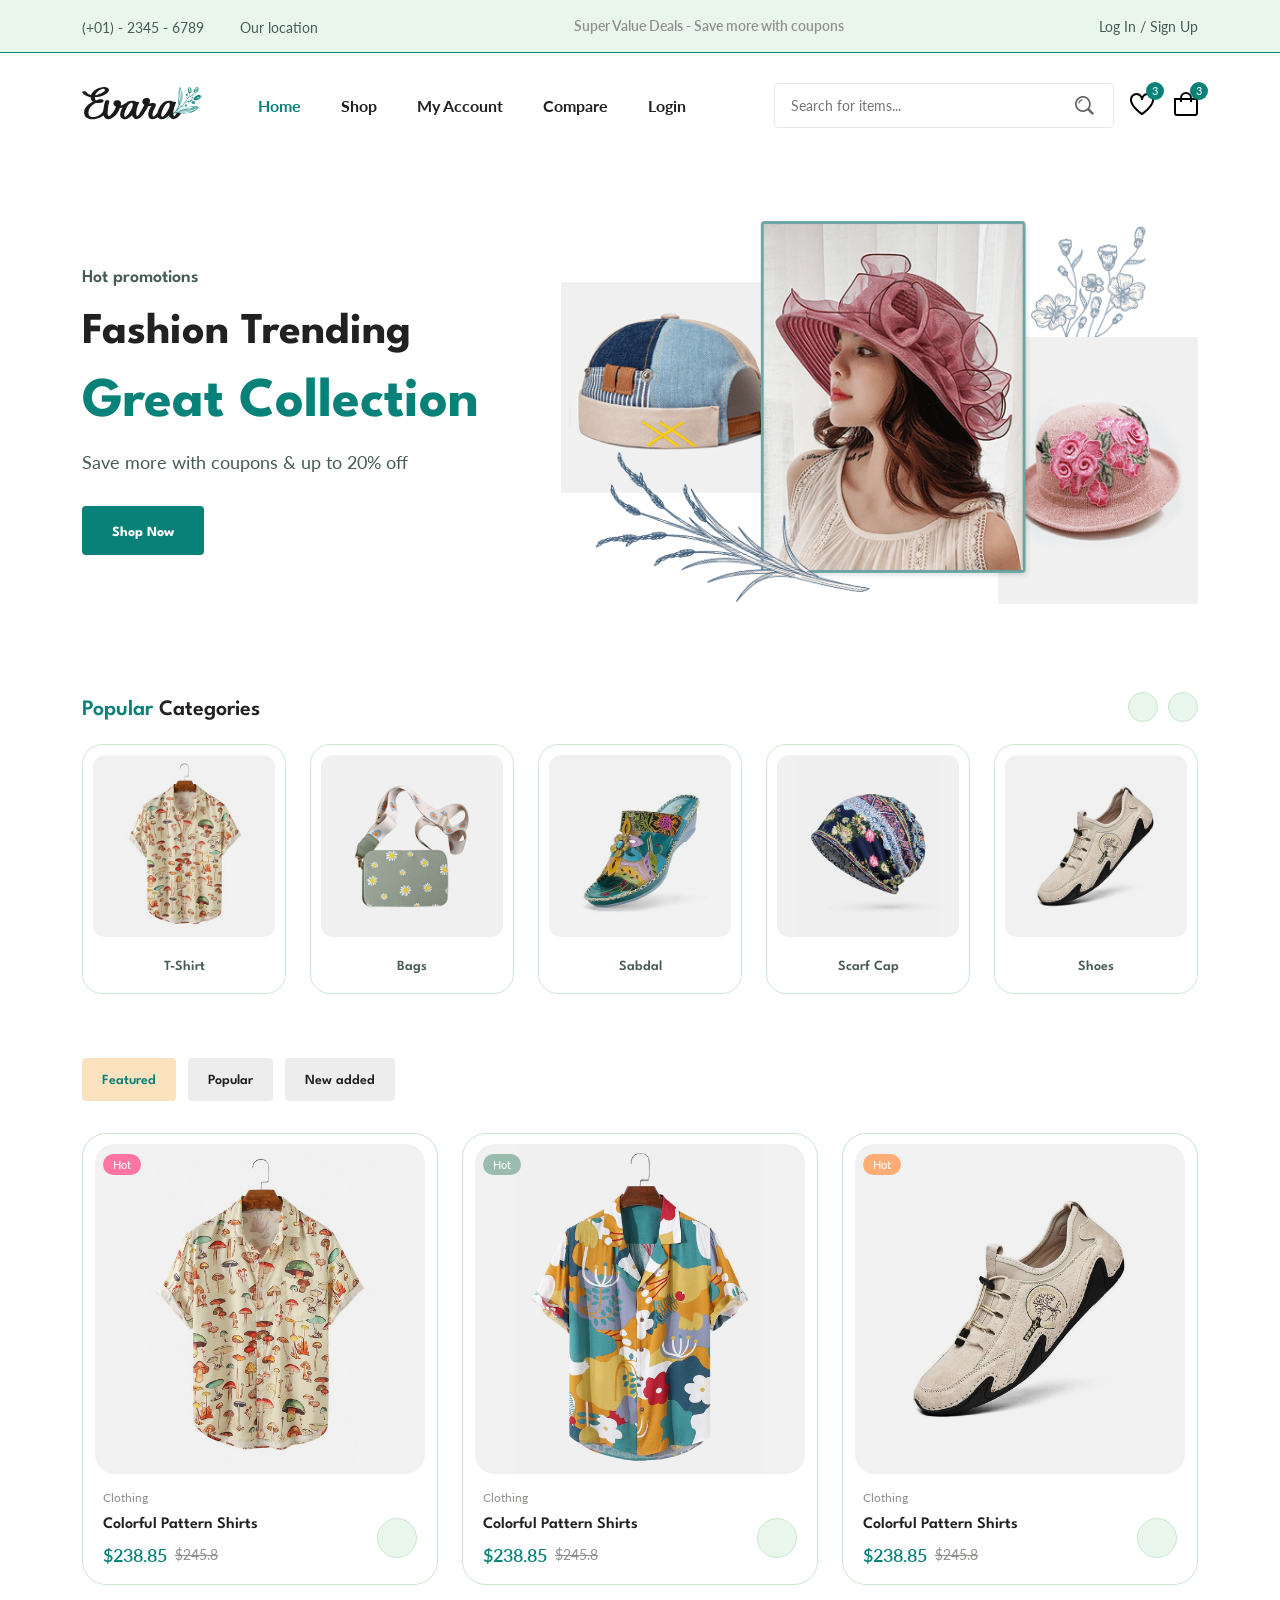
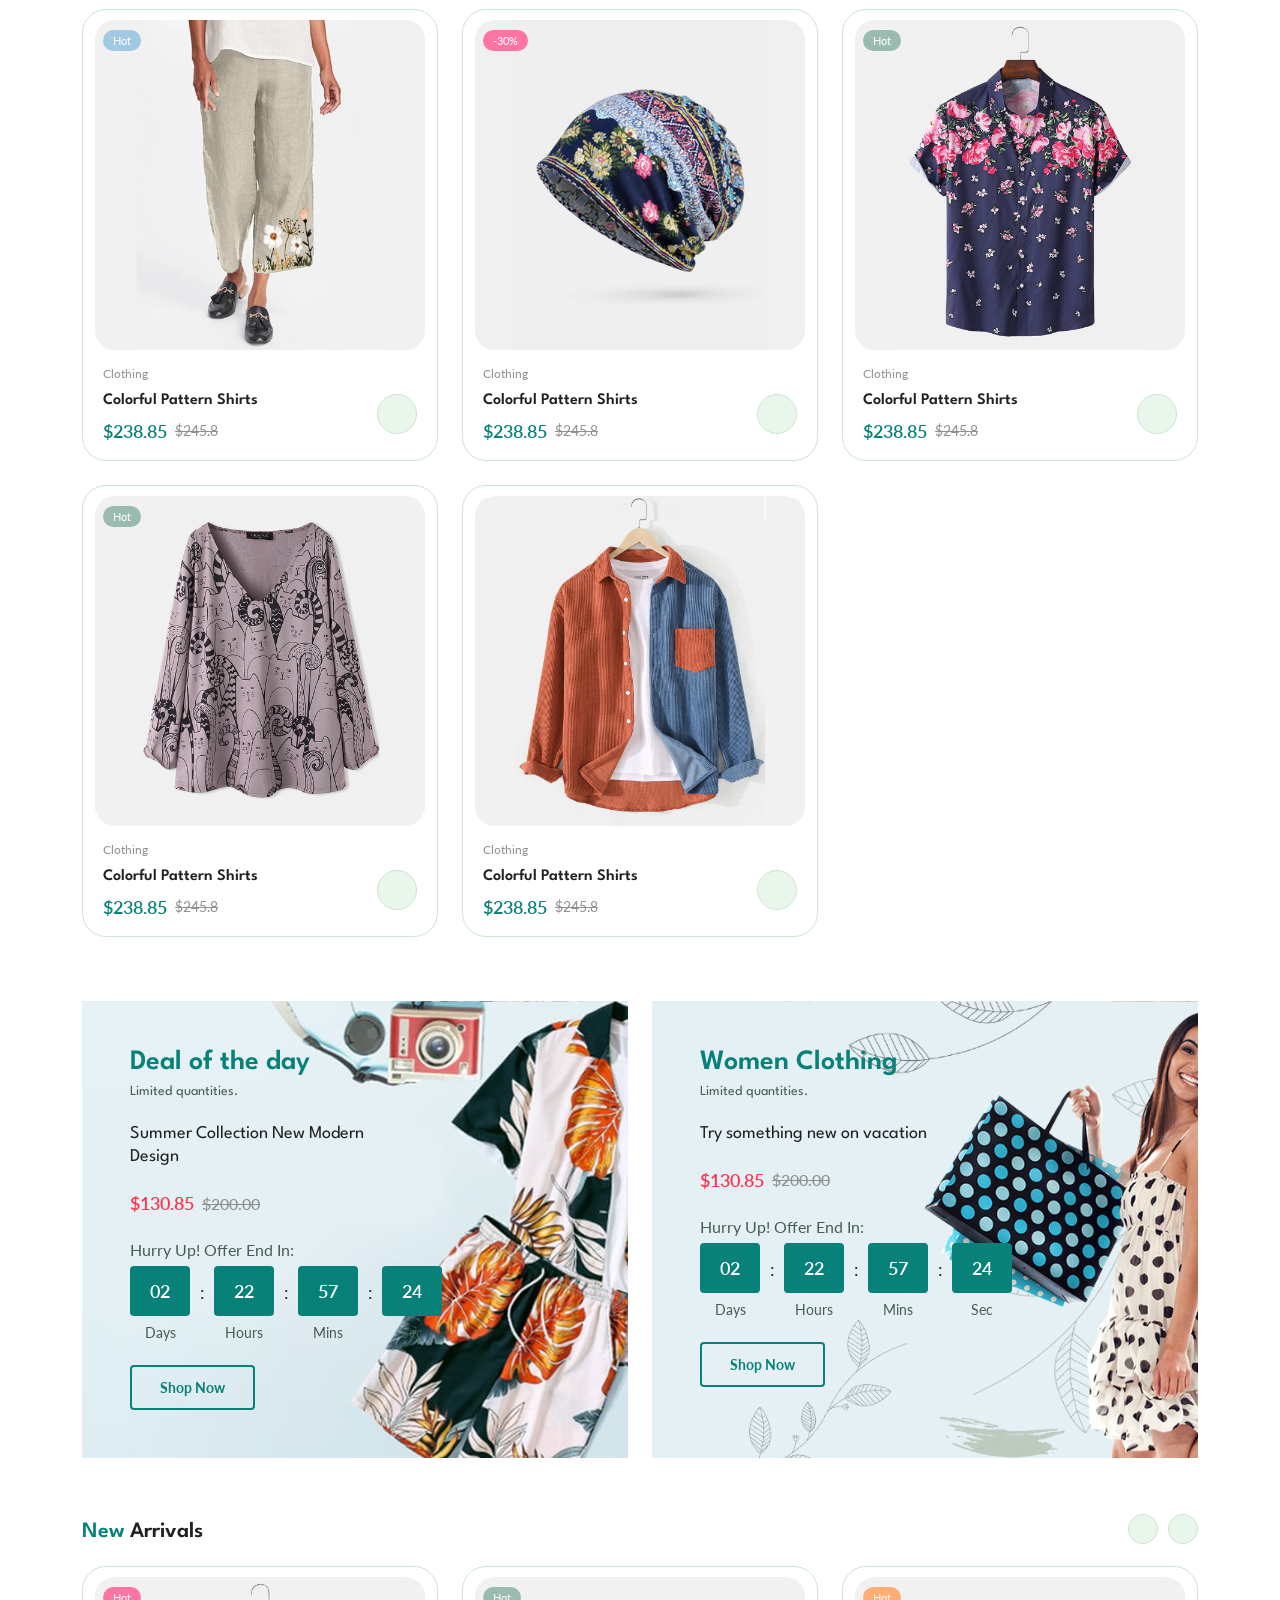
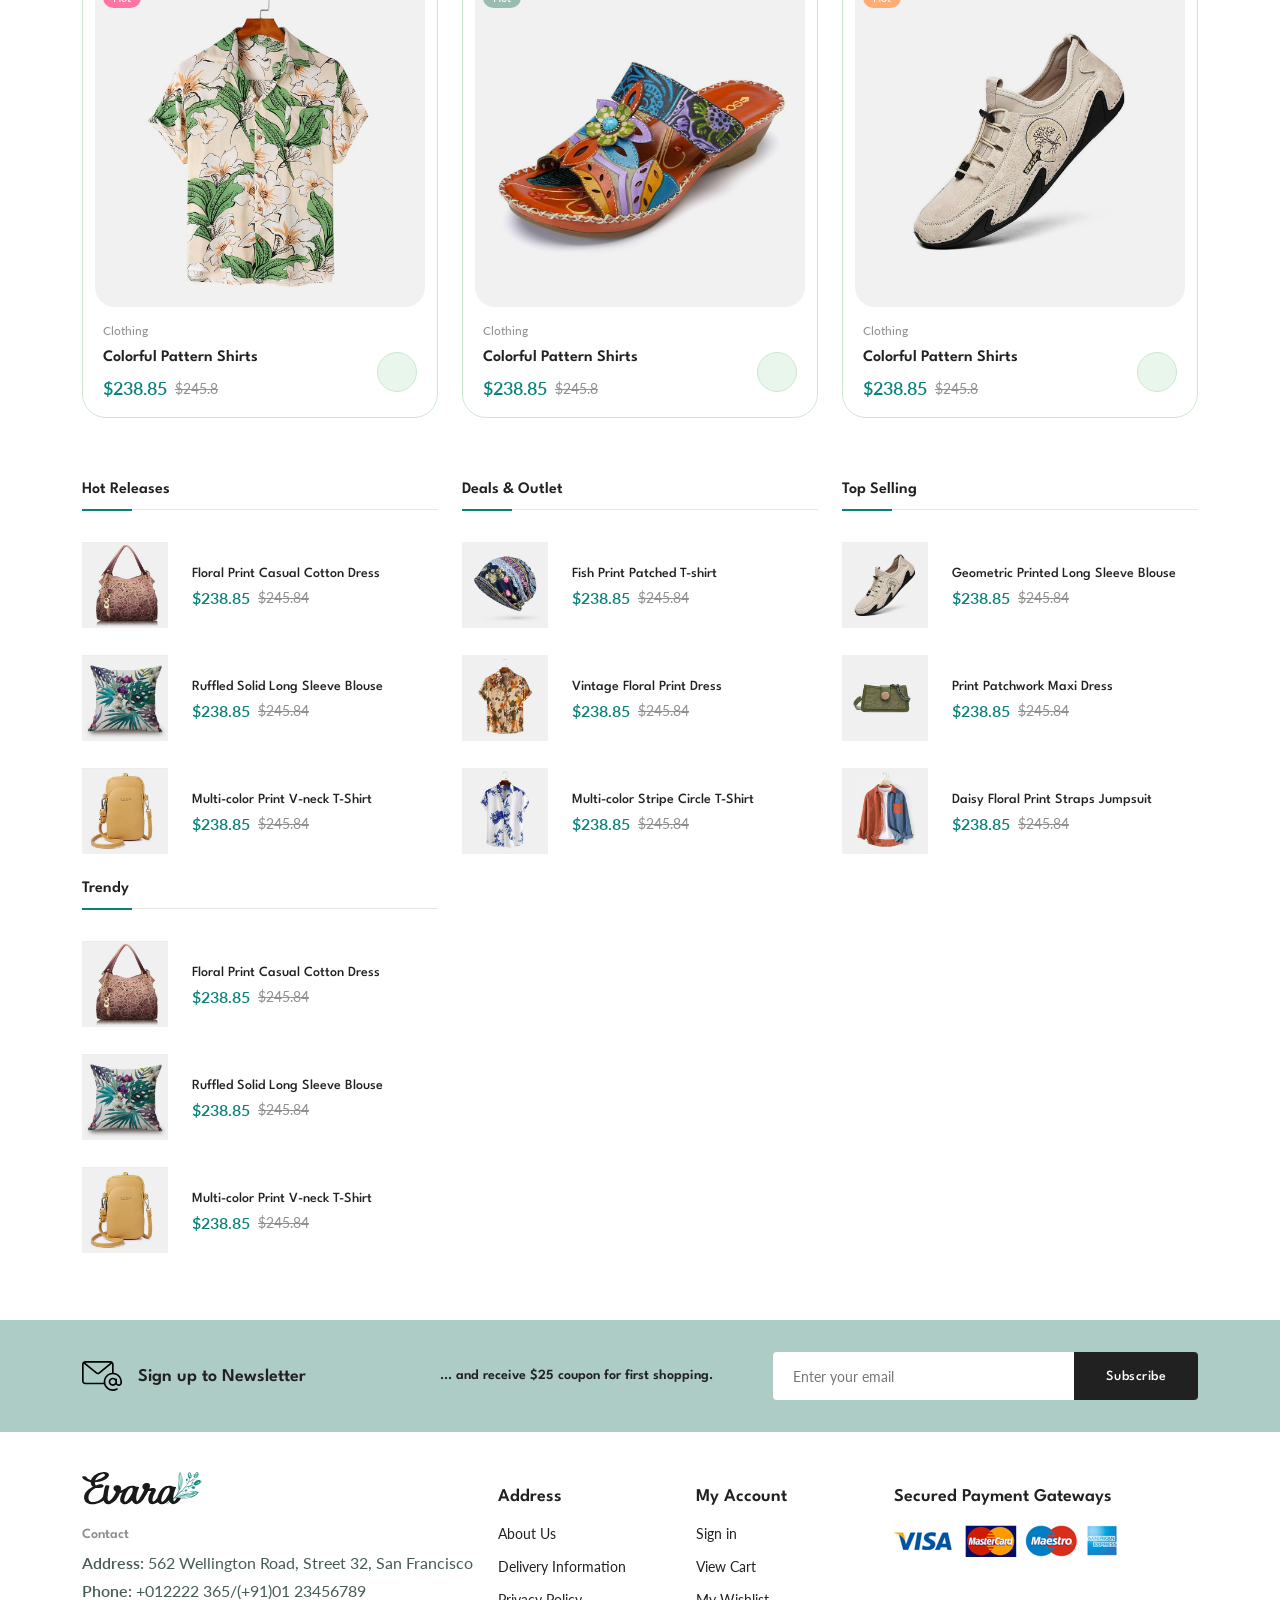
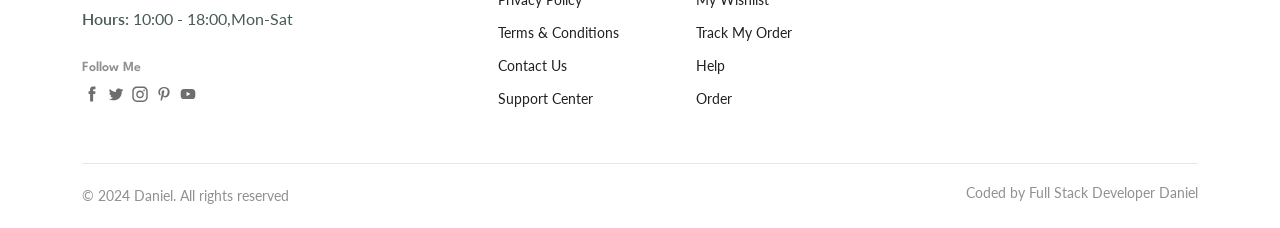
<file: index.html>
<!DOCTYPE html>
<html lang="en">

<head>
  <meta charset="UTF-8" />
  <meta name="viewport" content="width=device-width, initial-scale=1.0" />

  <!--=============== FLATICON ===============-->
  <link rel='stylesheet' href='https://cdn-uicons.flaticon.com/uicons-regular-straight/css/uicons-regular-straight.css'>

  <!--=============== SWIPER CSS ===============-->
  <link rel="stylesheet" href="https://cdn.jsdelivr.net/npm/swiper@9/swiper-bundle.min.css" />

  <!--=============== CSS ===============-->
  <link rel="stylesheet" href="assets/css/styles.css" />

  <title>Ecommerce Website</title>
</head>

<body>
  <!--=============== HEADER ===============-->
  <header class="header">
    <div class="header__top">
      <div class="header__container container">
        <div class="header__contact">
          <span>(+01) - 2345 - 6789</span>

          <span> Our location</span>
        </div>

        <p class="header__alert-news">
          Super Value Deals - Save more with coupons
        </p>

        <a href="login-register.html" class="header__top-action">
          Log In / Sign Up
        </a>
      </div>
    </div>

    <nav class="nav container">
      <a href="index.html" class="nav__logo">
        <img src="assets/img/logo.svg" alt="" class="nav__logo-img">
      </a>

      <div class="nav__menu" id="nav-menu">
        <div class="nav__menu-top">
          <a href="index.html" class="nav__menu-logo">
            <img src="assets/img/logo.svg" alt="">
          </a>

          <div class="nav__close" id="nav-close">
            <i class="fi fi-rs-cross-small"></i>
          </div>
        </div>

        <ul class="nav__list">

          <li class="nav__item">
            <a href="index.html" class="nav__link active-link">Home</a>
          </li>

          <li class="nav__item">
            <a href="shop.html" class="nav__link">Shop</a>
          </li>

          <li class="nav__item">
            <a href="accounts.html" class="nav__link">My Account</a>
          </li>

          <li class="nav__item">
            <a href="compare.html" class="nav__link">Compare</a>
          </li>

          <li class="nav__item">
            <a href="login-register.html" class="nav__link">Login</a>
          </li>

        </ul>

        <div class="header__search">
          <input type="text" placeholder="Search for items..." class="form__input">
          <button class="search__btn">
            <img src="assets/img/search.png" alt="">
          </button>
        </div>
      </div>

      <div class="header__user-actions">
        <a href="wishlist.html" class="header__action-btn">
          <img src="assets/img/icon-heart.svg" alt="">
          <span class="count">3</span>
        </a>

        <a href="cart.html" class="header__action-btn">
          <img src="assets/img/icon-cart.svg" alt="">
          <span class="count">3</span>
        </a>

        <div class="header__action-btn nav__toggle" id="nav-toggle">
          <img src="assets/img/menu-burger.svg" alt="">
        </div>
      </div>
    </nav>
  </header>

  <!--=============== MAIN ===============-->
  <main class="main">
    <!--=============== HOME ===============-->
    <section class="home section--lg">
      <div class="home__container container grid">
        <div class="home__content">
          <span class="home__subtitle">Hot promotions</span>
          <h1 class="home__title">
            Fashion Trending <span>Great Collection</span>
          </h1>
          <p class="home__description">Save more with coupons & up to 20% off</p>
          <a href="shop.html" class="btn">Shop Now</a>
        </div>

        <img src="assets/img/home-img.png" alt="" class="home__img">
      </div>
    </section>

    <!--=============== CATEGORIES ===============-->
    <section class="categories container section">
      <h3 class="section__title"><span>Popular</span> Categories</h3>

      <div class="categories__container swiper">
        <div class="swiper-wrapper">

          <a href="shop.html" class="category__item swiper-slide">
            <img src="assets/img/category-1.jpg" alt="" class="category__img">
            <h3 class="category__title">T-Shirt</h3>
          </a>

          <a href="shop.html" class="category__item swiper-slide">
            <img src="assets/img/category-2.jpg" alt="" class="category__img">
            <h3 class="category__title">Bags</h3>
          </a>

          <a href="shop.html" class="category__item swiper-slide">
            <img src="assets/img/category-3.jpg" alt="" class="category__img">
            <h3 class="category__title">Sabdal</h3>
          </a>

          <a href="shop.html" class="category__item swiper-slide">
            <img src="assets/img/category-4.jpg" alt="" class="category__img">
            <h3 class="category__title">Scarf Cap</h3>
          </a>

          <a href="shop.html" class="category__item swiper-slide">
            <img src="assets/img/category-5.jpg" alt="" class="category__img">
            <h3 class="category__title">Shoes</h3>
          </a>

          <a href="shop.html" class="category__item swiper-slide">
            <img src="assets/img/category-6.jpg" alt="" class="category__img">
            <h3 class="category__title">Pillowcase</h3>
          </a>

          <a href="shop.html" class="category__item swiper-slide">
            <img src="assets/img/category-7.jpg" alt="" class="category__img">
            <h3 class="category__title">Jumpsuit</h3>
          </a>

          <a href="shop.html" class="category__item swiper-slide">
            <img src="assets/img/category-8.jpg" alt="" class="category__img">
            <h3 class="category__title">Hats</h3>
          </a>

        </div>

        <div class="swiper-button-next">
          <i class="fi fi-rs-angle-right"></i>
        </div>
        <div class="swiper-button-prev">
          <i class="fi fi-rs-angle-left"></i>
        </div>
      </div>
    </section>

    <!--=============== PRODUCTS ===============-->
    <section class="products section container">
      <div class="tab__btns">
        <span class="tab__btn active-tab" data-target="#featured">Featured</span>
        <span class="tab__btn" data-target="#popular">Popular</span>
        <span class="tab__btn" data-target="#new-added">New added</span>
      </div>

      <div class="tab__items">
        <div class="tab__item active-tab" content id="featured">
          <div class="products__container grid">

            <div class="product__item">
              <div class="product__banner">
                <a href="details.html" class="product__images">
                  <img src="assets/img/product-1-1.jpg" alt="" class="product__img default">
                  <img src="assets/img/product-1-2.jpg" alt="" class="product__img hover">
                </a>

                <div class="product__actions">
                  <a href="#" class="action__btn" aria-label="Quick View">
                    <i class="fi fi-rs-eye"></i>
                  </a>
                  <a href="#" class="action__btn" aria-label="Add to Wishlist">
                    <i class="fi fi-rs-heart"></i>
                  </a>
                  <a href="#" class="action__btn" aria-label="Compare">
                    <i class="fi fi-rs-shuffle"></i>
                  </a>
                </div>

                <div class="product__badge light-pink">Hot</div>

              </div>

              <div class="product__content">
                <span class="product__category">Clothing</span>
                <a href="details.html">
                  <h3 class="product__title">Colorful Pattern Shirts</h3>
                </a>
                <div class="product__rating">
                  <i class="fi fi-rs-star"></i>
                  <i class="fi fi-rs-star"></i>
                  <i class="fi fi-rs-star"></i>
                  <i class="fi fi-rs-star"></i>
                  <i class="fi fi-rs-star"></i>
                </div>
                <div class="product__price flex">
                  <span class="new__price">$238.85</span>
                  <span class="old__price">$245.8</span>
                </div>

                <a href="#" class="action__btn cart__btn" aria-label="Add To Cart">
                  <i class="fi fi-rs-shopping-bag-add"></i>
                </a>
              </div>
            </div>

            <div class="product__item">
              <div class="product__banner">
                <a href="details.html" class="product__images">
                  <img src="assets/img/product-2-1.jpg" alt="" class="product__img default">
                  <img src="assets/img/product-2-2.jpg" alt="" class="product__img hover">
                </a>

                <div class="product__actions">
                  <a href="#" class="action__btn" aria-label="Quick View">
                    <i class="fi fi-rs-eye"></i>
                  </a>
                  <a href="#" class="action__btn" aria-label="Add to Wishlist">
                    <i class="fi fi-rs-heart"></i>
                  </a>
                  <a href="#" class="action__btn" aria-label="Compare">
                    <i class="fi fi-rs-shuffle"></i>
                  </a>
                </div>

                <div class="product__badge light-green">Hot</div>

              </div>

              <div class="product__content">
                <span class="product__category">Clothing</span>
                <a href="details.html">
                  <h3 class="product__title">Colorful Pattern Shirts</h3>
                </a>
                <div class="product__rating">
                  <i class="fi fi-rs-star"></i>
                  <i class="fi fi-rs-star"></i>
                  <i class="fi fi-rs-star"></i>
                  <i class="fi fi-rs-star"></i>
                  <i class="fi fi-rs-star"></i>
                </div>
                <div class="product__price flex">
                  <span class="new__price">$238.85</span>
                  <span class="old__price">$245.8</span>
                </div>

                <a href="#" class="action__btn cart__btn" aria-label="Add To Cart">
                  <i class="fi fi-rs-shopping-bag-add"></i>
                </a>
              </div>
            </div>

            <div class="product__item">
              <div class="product__banner">
                <a href="details.html" class="product__images">
                  <img src="assets/img/product-3-1.jpg" alt="" class="product__img default">
                  <img src="assets/img/product-3-2.jpg" alt="" class="product__img hover">
                </a>

                <div class="product__actions">
                  <a href="#" class="action__btn" aria-label="Quick View">
                    <i class="fi fi-rs-eye"></i>
                  </a>
                  <a href="#" class="action__btn" aria-label="Add to Wishlist">
                    <i class="fi fi-rs-heart"></i>
                  </a>
                  <a href="#" class="action__btn" aria-label="Compare">
                    <i class="fi fi-rs-shuffle"></i>
                  </a>
                </div>

                <div class="product__badge light-orange">Hot</div>

              </div>

              <div class="product__content">
                <span class="product__category">Clothing</span>
                <a href="details.html">
                  <h3 class="product__title">Colorful Pattern Shirts</h3>
                </a>
                <div class="product__rating">
                  <i class="fi fi-rs-star"></i>
                  <i class="fi fi-rs-star"></i>
                  <i class="fi fi-rs-star"></i>
                  <i class="fi fi-rs-star"></i>
                  <i class="fi fi-rs-star"></i>
                </div>
                <div class="product__price flex">
                  <span class="new__price">$238.85</span>
                  <span class="old__price">$245.8</span>
                </div>

                <a href="#" class="action__btn cart__btn" aria-label="Add To Cart">
                  <i class="fi fi-rs-shopping-bag-add"></i>
                </a>
              </div>
            </div>

            <div class="product__item">
              <div class="product__banner">
                <a href="details.html" class="product__images">
                  <img src="assets/img/product-4-1.jpg" alt="" class="product__img default">
                  <img src="assets/img/product-4-2.jpg" alt="" class="product__img hover">
                </a>

                <div class="product__actions">
                  <a href="#" class="action__btn" aria-label="Quick View">
                    <i class="fi fi-rs-eye"></i>
                  </a>
                  <a href="#" class="action__btn" aria-label="Add to Wishlist">
                    <i class="fi fi-rs-heart"></i>
                  </a>
                  <a href="#" class="action__btn" aria-label="Compare">
                    <i class="fi fi-rs-shuffle"></i>
                  </a>
                </div>

                <div class="product__badge light-blue">Hot</div>

              </div>

              <div class="product__content">
                <span class="product__category">Clothing</span>
                <a href="details.html">
                  <h3 class="product__title">Colorful Pattern Shirts</h3>
                </a>
                <div class="product__rating">
                  <i class="fi fi-rs-star"></i>
                  <i class="fi fi-rs-star"></i>
                  <i class="fi fi-rs-star"></i>
                  <i class="fi fi-rs-star"></i>
                  <i class="fi fi-rs-star"></i>
                </div>
                <div class="product__price flex">
                  <span class="new__price">$238.85</span>
                  <span class="old__price">$245.8</span>
                </div>

                <a href="#" class="action__btn cart__btn" aria-label="Add To Cart">
                  <i class="fi fi-rs-shopping-bag-add"></i>
                </a>
              </div>
            </div>

            <div class="product__item">
              <div class="product__banner">
                <a href="details.html" class="product__images">
                  <img src="assets/img/product-5-1.jpg" alt="" class="product__img default">
                  <img src="assets/img/product-5-2.jpg" alt="" class="product__img hover">
                </a>

                <div class="product__actions">
                  <a href="#" class="action__btn" aria-label="Quick View">
                    <i class="fi fi-rs-eye"></i>
                  </a>
                  <a href="#" class="action__btn" aria-label="Add to Wishlist">
                    <i class="fi fi-rs-heart"></i>
                  </a>
                  <a href="#" class="action__btn" aria-label="Compare">
                    <i class="fi fi-rs-shuffle"></i>
                  </a>
                </div>

                <div class="product__badge light-pink">-30%</div>

              </div>

              <div class="product__content">
                <span class="product__category">Clothing</span>
                <a href="details.html">
                  <h3 class="product__title">Colorful Pattern Shirts</h3>
                </a>
                <div class="product__rating">
                  <i class="fi fi-rs-star"></i>
                  <i class="fi fi-rs-star"></i>
                  <i class="fi fi-rs-star"></i>
                  <i class="fi fi-rs-star"></i>
                  <i class="fi fi-rs-star"></i>
                </div>
                <div class="product__price flex">
                  <span class="new__price">$238.85</span>
                  <span class="old__price">$245.8</span>
                </div>

                <a href="#" class="action__btn cart__btn" aria-label="Add To Cart">
                  <i class="fi fi-rs-shopping-bag-add"></i>
                </a>
              </div>
            </div>

            <div class="product__item">
              <div class="product__banner">
                <a href="details.html" class="product__images">
                  <img src="assets/img/product-6-1.jpg" alt="" class="product__img default">
                  <img src="assets/img/product-6-2.jpg" alt="" class="product__img hover">
                </a>

                <div class="product__actions">
                  <a href="#" class="action__btn" aria-label="Quick View">
                    <i class="fi fi-rs-eye"></i>
                  </a>
                  <a href="#" class="action__btn" aria-label="Add to Wishlist">
                    <i class="fi fi-rs-heart"></i>
                  </a>
                  <a href="#" class="action__btn" aria-label="Compare">
                    <i class="fi fi-rs-shuffle"></i>
                  </a>
                </div>

                <div class="product__badge light-green">Hot</div>

              </div>

              <div class="product__content">
                <span class="product__category">Clothing</span>
                <a href="details.html">
                  <h3 class="product__title">Colorful Pattern Shirts</h3>
                </a>
                <div class="product__rating">
                  <i class="fi fi-rs-star"></i>
                  <i class="fi fi-rs-star"></i>
                  <i class="fi fi-rs-star"></i>
                  <i class="fi fi-rs-star"></i>
                  <i class="fi fi-rs-star"></i>
                </div>
                <div class="product__price flex">
                  <span class="new__price">$238.85</span>
                  <span class="old__price">$245.8</span>
                </div>

                <a href="#" class="action__btn cart__btn" aria-label="Add To Cart">
                  <i class="fi fi-rs-shopping-bag-add"></i>
                </a>
              </div>
            </div>

            <div class="product__item">
              <div class="product__banner">
                <a href="details.html" class="product__images">
                  <img src="assets/img/product-7-1.jpg" alt="" class="product__img default">
                  <img src="assets/img/product-7-2.jpg" alt="" class="product__img hover">
                </a>

                <div class="product__actions">
                  <a href="#" class="action__btn" aria-label="Quick View">
                    <i class="fi fi-rs-eye"></i>
                  </a>
                  <a href="#" class="action__btn" aria-label="Add to Wishlist">
                    <i class="fi fi-rs-heart"></i>
                  </a>
                  <a href="#" class="action__btn" aria-label="Compare">
                    <i class="fi fi-rs-shuffle"></i>
                  </a>
                </div>

                <div class="product__badge light-green">Hot</div>

              </div>

              <div class="product__content">
                <span class="product__category">Clothing</span>
                <a href="details.html">
                  <h3 class="product__title">Colorful Pattern Shirts</h3>
                </a>
                <div class="product__rating">
                  <i class="fi fi-rs-star"></i>
                  <i class="fi fi-rs-star"></i>
                  <i class="fi fi-rs-star"></i>
                  <i class="fi fi-rs-star"></i>
                  <i class="fi fi-rs-star"></i>
                </div>
                <div class="product__price flex">
                  <span class="new__price">$238.85</span>
                  <span class="old__price">$245.8</span>
                </div>

                <a href="#" class="action__btn cart__btn" aria-label="Add To Cart">
                  <i class="fi fi-rs-shopping-bag-add"></i>
                </a>
              </div>
            </div>

            <div class="product__item">
              <div class="product__banner">
                <a href="details.html" class="product__images">
                  <img src="assets/img/product-8-1.jpg" alt="" class="product__img default">
                  <img src="assets/img/product-8-2.jpg" alt="" class="product__img hover">
                </a>

                <div class="product__actions">
                  <a href="#" class="action__btn" aria-label="Quick View">
                    <i class="fi fi-rs-eye"></i>
                  </a>
                  <a href="#" class="action__btn" aria-label="Add to Wishlist">
                    <i class="fi fi-rs-heart"></i>
                  </a>
                  <a href="#" class="action__btn" aria-label="Compare">
                    <i class="fi fi-rs-shuffle"></i>
                  </a>
                </div>

              </div>

              <div class="product__content">
                <span class="product__category">Clothing</span>
                <a href="details.html">
                  <h3 class="product__title">Colorful Pattern Shirts</h3>
                </a>
                <div class="product__rating">
                  <i class="fi fi-rs-star"></i>
                  <i class="fi fi-rs-star"></i>
                  <i class="fi fi-rs-star"></i>
                  <i class="fi fi-rs-star"></i>
                  <i class="fi fi-rs-star"></i>
                </div>
                <div class="product__price flex">
                  <span class="new__price">$238.85</span>
                  <span class="old__price">$245.8</span>
                </div>

                <a href="#" class="action__btn cart__btn" aria-label="Add To Cart">
                  <i class="fi fi-rs-shopping-bag-add"></i>
                </a>
              </div>
            </div>

          </div>
        </div>

        <div class="tab__item" content id="popular">
          <div class="products__container grid">

            <div class="product__item">
              <div class="product__banner">
                <a href="details.html" class="product__images">
                  <img src="assets/img/product-9-1.jpg" alt="" class="product__img default">
                  <img src="assets/img/product-9-2.jpg" alt="" class="product__img hover">
                </a>

                <div class="product__actions">
                  <a href="#" class="action__btn" aria-label="Quick View">
                    <i class="fi fi-rs-eye"></i>
                  </a>
                  <a href="#" class="action__btn" aria-label="Add to Wishlist">
                    <i class="fi fi-rs-heart"></i>
                  </a>
                  <a href="#" class="action__btn" aria-label="Compare">
                    <i class="fi fi-rs-shuffle"></i>
                  </a>
                </div>

                <div class="product__badge light-pink">Hot</div>

              </div>

              <div class="product__content">
                <span class="product__category">Clothing</span>
                <a href="details.html">
                  <h3 class="product__title">Colorful Pattern Shirts</h3>
                </a>
                <div class="product__rating">
                  <i class="fi fi-rs-star"></i>
                  <i class="fi fi-rs-star"></i>
                  <i class="fi fi-rs-star"></i>
                  <i class="fi fi-rs-star"></i>
                  <i class="fi fi-rs-star"></i>
                </div>
                <div class="product__price flex">
                  <span class="new__price">$238.85</span>
                  <span class="old__price">$245.8</span>
                </div>

                <a href="#" class="action__btn cart__btn" aria-label="Add To Cart">
                  <i class="fi fi-rs-shopping-bag-add"></i>
                </a>
              </div>
            </div>

            <div class="product__item">
              <div class="product__banner">
                <a href="details.html" class="product__images">
                  <img src="assets/img/product-10-1.jpg" alt="" class="product__img default">
                  <img src="assets/img/product-10-2.jpg" alt="" class="product__img hover">
                </a>

                <div class="product__actions">
                  <a href="#" class="action__btn" aria-label="Quick View">
                    <i class="fi fi-rs-eye"></i>
                  </a>
                  <a href="#" class="action__btn" aria-label="Add to Wishlist">
                    <i class="fi fi-rs-heart"></i>
                  </a>
                  <a href="#" class="action__btn" aria-label="Compare">
                    <i class="fi fi-rs-shuffle"></i>
                  </a>
                </div>

                <div class="product__badge light-green">Hot</div>

              </div>

              <div class="product__content">
                <span class="product__category">Clothing</span>
                <a href="details.html">
                  <h3 class="product__title">Colorful Pattern Shirts</h3>
                </a>
                <div class="product__rating">
                  <i class="fi fi-rs-star"></i>
                  <i class="fi fi-rs-star"></i>
                  <i class="fi fi-rs-star"></i>
                  <i class="fi fi-rs-star"></i>
                  <i class="fi fi-rs-star"></i>
                </div>
                <div class="product__price flex">
                  <span class="new__price">$238.85</span>
                  <span class="old__price">$245.8</span>
                </div>

                <a href="#" class="action__btn cart__btn" aria-label="Add To Cart">
                  <i class="fi fi-rs-shopping-bag-add"></i>
                </a>
              </div>
            </div>

            <div class="product__item">
              <div class="product__banner">
                <a href="details.html" class="product__images">
                  <img src="assets/img/product-3-1.jpg" alt="" class="product__img default">
                  <img src="assets/img/product-3-2.jpg" alt="" class="product__img hover">
                </a>

                <div class="product__actions">
                  <a href="#" class="action__btn" aria-label="Quick View">
                    <i class="fi fi-rs-eye"></i>
                  </a>
                  <a href="#" class="action__btn" aria-label="Add to Wishlist">
                    <i class="fi fi-rs-heart"></i>
                  </a>
                  <a href="#" class="action__btn" aria-label="Compare">
                    <i class="fi fi-rs-shuffle"></i>
                  </a>
                </div>

                <div class="product__badge light-orange">Hot</div>

              </div>

              <div class="product__content">
                <span class="product__category">Clothing</span>
                <a href="details.html">
                  <h3 class="product__title">Colorful Pattern Shirts</h3>
                </a>
                <div class="product__rating">
                  <i class="fi fi-rs-star"></i>
                  <i class="fi fi-rs-star"></i>
                  <i class="fi fi-rs-star"></i>
                  <i class="fi fi-rs-star"></i>
                  <i class="fi fi-rs-star"></i>
                </div>
                <div class="product__price flex">
                  <span class="new__price">$238.85</span>
                  <span class="old__price">$245.8</span>
                </div>

                <a href="#" class="action__btn cart__btn" aria-label="Add To Cart">
                  <i class="fi fi-rs-shopping-bag-add"></i>
                </a>
              </div>
            </div>

            <div class="product__item">
              <div class="product__banner">
                <a href="details.html" class="product__images">
                  <img src="assets/img/product-4-1.jpg" alt="" class="product__img default">
                  <img src="assets/img/product-4-2.jpg" alt="" class="product__img hover">
                </a>

                <div class="product__actions">
                  <a href="#" class="action__btn" aria-label="Quick View">
                    <i class="fi fi-rs-eye"></i>
                  </a>
                  <a href="#" class="action__btn" aria-label="Add to Wishlist">
                    <i class="fi fi-rs-heart"></i>
                  </a>
                  <a href="#" class="action__btn" aria-label="Compare">
                    <i class="fi fi-rs-shuffle"></i>
                  </a>
                </div>

                <div class="product__badge light-blue">Hot</div>

              </div>

              <div class="product__content">
                <span class="product__category">Clothing</span>
                <a href="details.html">
                  <h3 class="product__title">Colorful Pattern Shirts</h3>
                </a>
                <div class="product__rating">
                  <i class="fi fi-rs-star"></i>
                  <i class="fi fi-rs-star"></i>
                  <i class="fi fi-rs-star"></i>
                  <i class="fi fi-rs-star"></i>
                  <i class="fi fi-rs-star"></i>
                </div>
                <div class="product__price flex">
                  <span class="new__price">$238.85</span>
                  <span class="old__price">$245.8</span>
                </div>

                <a href="#" class="action__btn cart__btn" aria-label="Add To Cart">
                  <i class="fi fi-rs-shopping-bag-add"></i>
                </a>
              </div>
            </div>

            <div class="product__item">
              <div class="product__banner">
                <a href="details.html" class="product__images">
                  <img src="assets/img/product-11-1.jpg" alt="" class="product__img default">
                  <img src="assets/img/product-11-2.jpg" alt="" class="product__img hover">
                </a>

                <div class="product__actions">
                  <a href="#" class="action__btn" aria-label="Quick View">
                    <i class="fi fi-rs-eye"></i>
                  </a>
                  <a href="#" class="action__btn" aria-label="Add to Wishlist">
                    <i class="fi fi-rs-heart"></i>
                  </a>
                  <a href="#" class="action__btn" aria-label="Compare">
                    <i class="fi fi-rs-shuffle"></i>
                  </a>
                </div>

                <div class="product__badge light-pink">-30%</div>

              </div>

              <div class="product__content">
                <span class="product__category">Clothing</span>
                <a href="details.html">
                  <h3 class="product__title">Colorful Pattern Shirts</h3>
                </a>
                <div class="product__rating">
                  <i class="fi fi-rs-star"></i>
                  <i class="fi fi-rs-star"></i>
                  <i class="fi fi-rs-star"></i>
                  <i class="fi fi-rs-star"></i>
                  <i class="fi fi-rs-star"></i>
                </div>
                <div class="product__price flex">
                  <span class="new__price">$238.85</span>
                  <span class="old__price">$245.8</span>
                </div>

                <a href="#" class="action__btn cart__btn" aria-label="Add To Cart">
                  <i class="fi fi-rs-shopping-bag-add"></i>
                </a>
              </div>
            </div>

            <div class="product__item">
              <div class="product__banner">
                <a href="details.html" class="product__images">
                  <img src="assets/img/product-6-1.jpg" alt="" class="product__img default">
                  <img src="assets/img/product-6-2.jpg" alt="" class="product__img hover">
                </a>

                <div class="product__actions">
                  <a href="#" class="action__btn" aria-label="Quick View">
                    <i class="fi fi-rs-eye"></i>
                  </a>
                  <a href="#" class="action__btn" aria-label="Add to Wishlist">
                    <i class="fi fi-rs-heart"></i>
                  </a>
                  <a href="#" class="action__btn" aria-label="Compare">
                    <i class="fi fi-rs-shuffle"></i>
                  </a>
                </div>

                <div class="product__badge light-green">Hot</div>

              </div>

              <div class="product__content">
                <span class="product__category">Clothing</span>
                <a href="details.html">
                  <h3 class="product__title">Colorful Pattern Shirts</h3>
                </a>
                <div class="product__rating">
                  <i class="fi fi-rs-star"></i>
                  <i class="fi fi-rs-star"></i>
                  <i class="fi fi-rs-star"></i>
                  <i class="fi fi-rs-star"></i>
                  <i class="fi fi-rs-star"></i>
                </div>
                <div class="product__price flex">
                  <span class="new__price">$238.85</span>
                  <span class="old__price">$245.8</span>
                </div>

                <a href="#" class="action__btn cart__btn" aria-label="Add To Cart">
                  <i class="fi fi-rs-shopping-bag-add"></i>
                </a>
              </div>
            </div>

            <div class="product__item">
              <div class="product__banner">
                <a href="details.html" class="product__images">
                  <img src="assets/img/product-12-1.jpg" alt="" class="product__img default">
                  <img src="assets/img/product-12-2.jpg" alt="" class="product__img hover">
                </a>

                <div class="product__actions">
                  <a href="#" class="action__btn" aria-label="Quick View">
                    <i class="fi fi-rs-eye"></i>
                  </a>
                  <a href="#" class="action__btn" aria-label="Add to Wishlist">
                    <i class="fi fi-rs-heart"></i>
                  </a>
                  <a href="#" class="action__btn" aria-label="Compare">
                    <i class="fi fi-rs-shuffle"></i>
                  </a>
                </div>

                <div class="product__badge light-green">Hot</div>

              </div>

              <div class="product__content">
                <span class="product__category">Clothing</span>
                <a href="details.html">
                  <h3 class="product__title">Colorful Pattern Shirts</h3>
                </a>
                <div class="product__rating">
                  <i class="fi fi-rs-star"></i>
                  <i class="fi fi-rs-star"></i>
                  <i class="fi fi-rs-star"></i>
                  <i class="fi fi-rs-star"></i>
                  <i class="fi fi-rs-star"></i>
                </div>
                <div class="product__price flex">
                  <span class="new__price">$238.85</span>
                  <span class="old__price">$245.8</span>
                </div>

                <a href="#" class="action__btn cart__btn" aria-label="Add To Cart">
                  <i class="fi fi-rs-shopping-bag-add"></i>
                </a>
              </div>
            </div>

            <div class="product__item">
              <div class="product__banner">
                <a href="details.html" class="product__images">
                  <img src="assets/img/product-8-1.jpg" alt="" class="product__img default">
                  <img src="assets/img/product-8-2.jpg" alt="" class="product__img hover">
                </a>

                <div class="product__actions">
                  <a href="#" class="action__btn" aria-label="Quick View">
                    <i class="fi fi-rs-eye"></i>
                  </a>
                  <a href="#" class="action__btn" aria-label="Add to Wishlist">
                    <i class="fi fi-rs-heart"></i>
                  </a>
                  <a href="#" class="action__btn" aria-label="Compare">
                    <i class="fi fi-rs-shuffle"></i>
                  </a>
                </div>

              </div>

              <div class="product__content">
                <span class="product__category">Clothing</span>
                <a href="details.html">
                  <h3 class="product__title">Colorful Pattern Shirts</h3>
                </a>
                <div class="product__rating">
                  <i class="fi fi-rs-star"></i>
                  <i class="fi fi-rs-star"></i>
                  <i class="fi fi-rs-star"></i>
                  <i class="fi fi-rs-star"></i>
                  <i class="fi fi-rs-star"></i>
                </div>
                <div class="product__price flex">
                  <span class="new__price">$238.85</span>
                  <span class="old__price">$245.8</span>
                </div>

                <a href="#" class="action__btn cart__btn" aria-label="Add To Cart">
                  <i class="fi fi-rs-shopping-bag-add"></i>
                </a>
              </div>
            </div>

          </div>
        </div>

        <div class="tab__item" content id="new-added">
          <div class="products__container grid">

            <div class="product__item">
              <div class="product__banner">
                <a href="details.html" class="product__images">
                  <img src="assets/img/product-13-1.jpg" alt="" class="product__img default">
                  <img src="assets/img/product-13-2.jpg" alt="" class="product__img hover">
                </a>

                <div class="product__actions">
                  <a href="#" class="action__btn" aria-label="Quick View">
                    <i class="fi fi-rs-eye"></i>
                  </a>
                  <a href="#" class="action__btn" aria-label="Add to Wishlist">
                    <i class="fi fi-rs-heart"></i>
                  </a>
                  <a href="#" class="action__btn" aria-label="Compare">
                    <i class="fi fi-rs-shuffle"></i>
                  </a>
                </div>

                <div class="product__badge light-pink">Hot</div>

              </div>

              <div class="product__content">
                <span class="product__category">Clothing</span>
                <a href="details.html">
                  <h3 class="product__title">Colorful Pattern Shirts</h3>
                </a>
                <div class="product__rating">
                  <i class="fi fi-rs-star"></i>
                  <i class="fi fi-rs-star"></i>
                  <i class="fi fi-rs-star"></i>
                  <i class="fi fi-rs-star"></i>
                  <i class="fi fi-rs-star"></i>
                </div>
                <div class="product__price flex">
                  <span class="new__price">$238.85</span>
                  <span class="old__price">$245.8</span>
                </div>

                <a href="#" class="action__btn cart__btn" aria-label="Add To Cart">
                  <i class="fi fi-rs-shopping-bag-add"></i>
                </a>
              </div>
            </div>

            <div class="product__item">
              <div class="product__banner">
                <a href="details.html" class="product__images">
                  <img src="assets/img/product-10-1.jpg" alt="" class="product__img default">
                  <img src="assets/img/product-10-2.jpg" alt="" class="product__img hover">
                </a>

                <div class="product__actions">
                  <a href="#" class="action__btn" aria-label="Quick View">
                    <i class="fi fi-rs-eye"></i>
                  </a>
                  <a href="#" class="action__btn" aria-label="Add to Wishlist">
                    <i class="fi fi-rs-heart"></i>
                  </a>
                  <a href="#" class="action__btn" aria-label="Compare">
                    <i class="fi fi-rs-shuffle"></i>
                  </a>
                </div>

                <div class="product__badge light-green">Hot</div>

              </div>

              <div class="product__content">
                <span class="product__category">Clothing</span>
                <a href="details.html">
                  <h3 class="product__title">Colorful Pattern Shirts</h3>
                </a>
                <div class="product__rating">
                  <i class="fi fi-rs-star"></i>
                  <i class="fi fi-rs-star"></i>
                  <i class="fi fi-rs-star"></i>
                  <i class="fi fi-rs-star"></i>
                  <i class="fi fi-rs-star"></i>
                </div>
                <div class="product__price flex">
                  <span class="new__price">$238.85</span>
                  <span class="old__price">$245.8</span>
                </div>

                <a href="#" class="action__btn cart__btn" aria-label="Add To Cart">
                  <i class="fi fi-rs-shopping-bag-add"></i>
                </a>
              </div>
            </div>

            <div class="product__item">
              <div class="product__banner">
                <a href="details.html" class="product__images">
                  <img src="assets/img/product-9-1.jpg" alt="" class="product__img default">
                  <img src="assets/img/product-9-2.jpg" alt="" class="product__img hover">
                </a>

                <div class="product__actions">
                  <a href="#" class="action__btn" aria-label="Quick View">
                    <i class="fi fi-rs-eye"></i>
                  </a>
                  <a href="#" class="action__btn" aria-label="Add to Wishlist">
                    <i class="fi fi-rs-heart"></i>
                  </a>
                  <a href="#" class="action__btn" aria-label="Compare">
                    <i class="fi fi-rs-shuffle"></i>
                  </a>
                </div>

                <div class="product__badge light-orange">Hot</div>

              </div>

              <div class="product__content">
                <span class="product__category">Clothing</span>
                <a href="details.html">
                  <h3 class="product__title">Colorful Pattern Shirts</h3>
                </a>
                <div class="product__rating">
                  <i class="fi fi-rs-star"></i>
                  <i class="fi fi-rs-star"></i>
                  <i class="fi fi-rs-star"></i>
                  <i class="fi fi-rs-star"></i>
                  <i class="fi fi-rs-star"></i>
                </div>
                <div class="product__price flex">
                  <span class="new__price">$238.85</span>
                  <span class="old__price">$245.8</span>
                </div>

                <a href="#" class="action__btn cart__btn" aria-label="Add To Cart">
                  <i class="fi fi-rs-shopping-bag-add"></i>
                </a>
              </div>
            </div>

            <div class="product__item">
              <div class="product__banner">
                <a href="details.html" class="product__images">
                  <img src="assets/img/product-5-1.jpg" alt="" class="product__img default">
                  <img src="assets/img/product-5-2.jpg" alt="" class="product__img hover">
                </a>

                <div class="product__actions">
                  <a href="#" class="action__btn" aria-label="Quick View">
                    <i class="fi fi-rs-eye"></i>
                  </a>
                  <a href="#" class="action__btn" aria-label="Add to Wishlist">
                    <i class="fi fi-rs-heart"></i>
                  </a>
                  <a href="#" class="action__btn" aria-label="Compare">
                    <i class="fi fi-rs-shuffle"></i>
                  </a>
                </div>

                <div class="product__badge light-blue">Hot</div>

              </div>

              <div class="product__content">
                <span class="product__category">Clothing</span>
                <a href="details.html">
                  <h3 class="product__title">Colorful Pattern Shirts</h3>
                </a>
                <div class="product__rating">
                  <i class="fi fi-rs-star"></i>
                  <i class="fi fi-rs-star"></i>
                  <i class="fi fi-rs-star"></i>
                  <i class="fi fi-rs-star"></i>
                  <i class="fi fi-rs-star"></i>
                </div>
                <div class="product__price flex">
                  <span class="new__price">$238.85</span>
                  <span class="old__price">$245.8</span>
                </div>

                <a href="#" class="action__btn cart__btn" aria-label="Add To Cart">
                  <i class="fi fi-rs-shopping-bag-add"></i>
                </a>
              </div>
            </div>

            <div class="product__item">
              <div class="product__banner">
                <a href="details.html" class="product__images">
                  <img src="assets/img/product-13-1.jpg" alt="" class="product__img default">
                  <img src="assets/img/product-13-2.jpg" alt="" class="product__img hover">
                </a>

                <div class="product__actions">
                  <a href="#" class="action__btn" aria-label="Quick View">
                    <i class="fi fi-rs-eye"></i>
                  </a>
                  <a href="#" class="action__btn" aria-label="Add to Wishlist">
                    <i class="fi fi-rs-heart"></i>
                  </a>
                  <a href="#" class="action__btn" aria-label="Compare">
                    <i class="fi fi-rs-shuffle"></i>
                  </a>
                </div>

                <div class="product__badge light-pink">-30%</div>

              </div>

              <div class="product__content">
                <span class="product__category">Clothing</span>
                <a href="details.html">
                  <h3 class="product__title">Colorful Pattern Shirts</h3>
                </a>
                <div class="product__rating">
                  <i class="fi fi-rs-star"></i>
                  <i class="fi fi-rs-star"></i>
                  <i class="fi fi-rs-star"></i>
                  <i class="fi fi-rs-star"></i>
                  <i class="fi fi-rs-star"></i>
                </div>
                <div class="product__price flex">
                  <span class="new__price">$238.85</span>
                  <span class="old__price">$245.8</span>
                </div>

                <a href="#" class="action__btn cart__btn" aria-label="Add To Cart">
                  <i class="fi fi-rs-shopping-bag-add"></i>
                </a>
              </div>
            </div>

            <div class="product__item">
              <div class="product__banner">
                <a href="details.html" class="product__images">
                  <img src="assets/img/product-6-1.jpg" alt="" class="product__img default">
                  <img src="assets/img/product-6-2.jpg" alt="" class="product__img hover">
                </a>

                <div class="product__actions">
                  <a href="#" class="action__btn" aria-label="Quick View">
                    <i class="fi fi-rs-eye"></i>
                  </a>
                  <a href="#" class="action__btn" aria-label="Add to Wishlist">
                    <i class="fi fi-rs-heart"></i>
                  </a>
                  <a href="#" class="action__btn" aria-label="Compare">
                    <i class="fi fi-rs-shuffle"></i>
                  </a>
                </div>

                <div class="product__badge light-green">Hot</div>

              </div>

              <div class="product__content">
                <span class="product__category">Clothing</span>
                <a href="details.html">
                  <h3 class="product__title">Colorful Pattern Shirts</h3>
                </a>
                <div class="product__rating">
                  <i class="fi fi-rs-star"></i>
                  <i class="fi fi-rs-star"></i>
                  <i class="fi fi-rs-star"></i>
                  <i class="fi fi-rs-star"></i>
                  <i class="fi fi-rs-star"></i>
                </div>
                <div class="product__price flex">
                  <span class="new__price">$238.85</span>
                  <span class="old__price">$245.8</span>
                </div>

                <a href="#" class="action__btn cart__btn" aria-label="Add To Cart">
                  <i class="fi fi-rs-shopping-bag-add"></i>
                </a>
              </div>
            </div>

            <div class="product__item">
              <div class="product__banner">
                <a href="details.html" class="product__images">
                  <img src="assets/img/product-7-1.jpg" alt="" class="product__img default">
                  <img src="assets/img/product-7-2.jpg" alt="" class="product__img hover">
                </a>

                <div class="product__actions">
                  <a href="#" class="action__btn" aria-label="Quick View">
                    <i class="fi fi-rs-eye"></i>
                  </a>
                  <a href="#" class="action__btn" aria-label="Add to Wishlist">
                    <i class="fi fi-rs-heart"></i>
                  </a>
                  <a href="#" class="action__btn" aria-label="Compare">
                    <i class="fi fi-rs-shuffle"></i>
                  </a>
                </div>

                <div class="product__badge light-green">Hot</div>

              </div>

              <div class="product__content">
                <span class="product__category">Clothing</span>
                <a href="details.html">
                  <h3 class="product__title">Colorful Pattern Shirts</h3>
                </a>
                <div class="product__rating">
                  <i class="fi fi-rs-star"></i>
                  <i class="fi fi-rs-star"></i>
                  <i class="fi fi-rs-star"></i>
                  <i class="fi fi-rs-star"></i>
                  <i class="fi fi-rs-star"></i>
                </div>
                <div class="product__price flex">
                  <span class="new__price">$238.85</span>
                  <span class="old__price">$245.8</span>
                </div>

                <a href="#" class="action__btn cart__btn" aria-label="Add To Cart">
                  <i class="fi fi-rs-shopping-bag-add"></i>
                </a>
              </div>
            </div>

            <div class="product__item">
              <div class="product__banner">
                <a href="details.html" class="product__images">
                  <img src="assets/img/product-8-1.jpg" alt="" class="product__img default">
                  <img src="assets/img/product-8-2.jpg" alt="" class="product__img hover">
                </a>

                <div class="product__actions">
                  <a href="#" class="action__btn" aria-label="Quick View">
                    <i class="fi fi-rs-eye"></i>
                  </a>
                  <a href="#" class="action__btn" aria-label="Add to Wishlist">
                    <i class="fi fi-rs-heart"></i>
                  </a>
                  <a href="#" class="action__btn" aria-label="Compare">
                    <i class="fi fi-rs-shuffle"></i>
                  </a>
                </div>

              </div>

              <div class="product__content">
                <span class="product__category">Clothing</span>
                <a href="details.html">
                  <h3 class="product__title">Colorful Pattern Shirts</h3>
                </a>
                <div class="product__rating">
                  <i class="fi fi-rs-star"></i>
                  <i class="fi fi-rs-star"></i>
                  <i class="fi fi-rs-star"></i>
                  <i class="fi fi-rs-star"></i>
                  <i class="fi fi-rs-star"></i>
                </div>
                <div class="product__price flex">
                  <span class="new__price">$238.85</span>
                  <span class="old__price">$245.8</span>
                </div>

                <a href="#" class="action__btn cart__btn" aria-label="Add To Cart">
                  <i class="fi fi-rs-shopping-bag-add"></i>
                </a>
              </div>
            </div>

          </div>
        </div>
      </div>
    </section>

    <!--=============== DEALS ===============-->
    <section class="deals section">
      <div class="deals__container container grid">

        <div class="deals__item">
          <div class="deals__group">
            <h3 class="deals__brand">Deal of the day</h3>
            <span class="deals__category">Limited quantities.</span>
          </div>

          <h4 class="deals__title">Summer Collection New Modern Design</h4>

          <div class="deals__price flex">
            <span class="new__price">$130.85</span>
            <span class="old__price">$200.00</span>
          </div>

          <div class="deals__group">
            <p class="deals__countdown-text">Hurry Up! Offer End In:</p>

            <div class="countdown">
              <div class="countdown__amount">
                <p class="countdown__period">02</p>
                <span class="unit">Days</span>
              </div>
              <div class="countdown__amount">
                <p class="countdown__period">22</p>
                <span class="unit">Hours</span>
              </div>
              <div class="countdown__amount">
                <p class="countdown__period">57</p>
                <span class="unit">Mins</span>
              </div>
              <div class="countdown__amount">
                <p class="countdown__period">24</p>
                <span class="unit">Sec</span>
              </div>
            </div>
          </div>

          <div class="deals__btn">
            <a href="details.html" class="btn btn--md">Shop Now</a>
          </div>
        </div>

        <div class="deals__item">
          <div class="deals__group">
            <h3 class="deals__brand">Women Clothing</h3>
            <span class="deals__category">Limited quantities.</span>
          </div>

          <h4 class="deals__title">Try something new on vacation</h4>

          <div class="deals__price flex">
            <span class="new__price">$130.85</span>
            <span class="old__price">$200.00</span>
          </div>

          <div class="deals__group">
            <p class="deals__countdown-text">Hurry Up! Offer End In:</p>

            <div class="countdown">
              <div class="countdown__amount">
                <p class="countdown__period">02</p>
                <span class="unit">Days</span>
              </div>
              <div class="countdown__amount">
                <p class="countdown__period">22</p>
                <span class="unit">Hours</span>
              </div>
              <div class="countdown__amount">
                <p class="countdown__period">57</p>
                <span class="unit">Mins</span>
              </div>
              <div class="countdown__amount">
                <p class="countdown__period">24</p>
                <span class="unit">Sec</span>
              </div>
            </div>
          </div>

          <div class="deals__btn">
            <a href="details.html" class="btn btn--md">Shop Now</a>
          </div>
        </div>

      </div>
    </section>

    <!--=============== NEW ARRIVALS ===============-->
    <section class="new__arrivals container section">
      <h3 class="section__title"><span>New</span> Arrivals</h3>

      <div class="new__container swiper">
        <div class="swiper-wrapper">
          <div class="product__item swiper-slide">
            <div class="product__banner">
              <a href="details.html" class="product__images">
                <img src="assets/img/product-9-1.jpg" alt="" class="product__img default">
                <img src="assets/img/product-9-2.jpg" alt="" class="product__img hover">
              </a>

              <div class="product__actions">
                <a href="#" class="action__btn" aria-label="Quick View">
                  <i class="fi fi-rs-eye"></i>
                </a>
                <a href="#" class="action__btn" aria-label="Add to Wishlist">
                  <i class="fi fi-rs-heart"></i>
                </a>
                <a href="#" class="action__btn" aria-label="Compare">
                  <i class="fi fi-rs-shuffle"></i>
                </a>
              </div>

              <div class="product__badge light-pink">Hot</div>

            </div>

            <div class="product__content">
              <span class="product__category">Clothing</span>
              <a href="details.html">
                <h3 class="product__title">Colorful Pattern Shirts</h3>
              </a>
              <div class="product__rating">
                <i class="fi fi-rs-star"></i>
                <i class="fi fi-rs-star"></i>
                <i class="fi fi-rs-star"></i>
                <i class="fi fi-rs-star"></i>
                <i class="fi fi-rs-star"></i>
              </div>
              <div class="product__price flex">
                <span class="new__price">$238.85</span>
                <span class="old__price">$245.8</span>
              </div>

              <a href="#" class="action__btn cart__btn" aria-label="Add To Cart">
                <i class="fi fi-rs-shopping-bag-add"></i>
              </a>
            </div>
          </div>

          <div class="product__item swiper-slide">
            <div class="product__banner">
              <a href="details.html" class="product__images">
                <img src="assets/img/product-10-1.jpg" alt="" class="product__img default">
                <img src="assets/img/product-10-2.jpg" alt="" class="product__img hover">
              </a>

              <div class="product__actions">
                <a href="#" class="action__btn" aria-label="Quick View">
                  <i class="fi fi-rs-eye"></i>
                </a>
                <a href="#" class="action__btn" aria-label="Add to Wishlist">
                  <i class="fi fi-rs-heart"></i>
                </a>
                <a href="#" class="action__btn" aria-label="Compare">
                  <i class="fi fi-rs-shuffle"></i>
                </a>
              </div>

              <div class="product__badge light-green">Hot</div>

            </div>

            <div class="product__content">
              <span class="product__category">Clothing</span>
              <a href="details.html">
                <h3 class="product__title">Colorful Pattern Shirts</h3>
              </a>
              <div class="product__rating">
                <i class="fi fi-rs-star"></i>
                <i class="fi fi-rs-star"></i>
                <i class="fi fi-rs-star"></i>
                <i class="fi fi-rs-star"></i>
                <i class="fi fi-rs-star"></i>
              </div>
              <div class="product__price flex">
                <span class="new__price">$238.85</span>
                <span class="old__price">$245.8</span>
              </div>

              <a href="#" class="action__btn cart__btn" aria-label="Add To Cart">
                <i class="fi fi-rs-shopping-bag-add"></i>
              </a>
            </div>
          </div>

          <div class="product__item swiper-slide">
            <div class="product__banner">
              <a href="details.html" class="product__images">
                <img src="assets/img/product-3-1.jpg" alt="" class="product__img default">
                <img src="assets/img/product-3-2.jpg" alt="" class="product__img hover">
              </a>

              <div class="product__actions">
                <a href="#" class="action__btn" aria-label="Quick View">
                  <i class="fi fi-rs-eye"></i>
                </a>
                <a href="#" class="action__btn" aria-label="Add to Wishlist">
                  <i class="fi fi-rs-heart"></i>
                </a>
                <a href="#" class="action__btn" aria-label="Compare">
                  <i class="fi fi-rs-shuffle"></i>
                </a>
              </div>

              <div class="product__badge light-orange">Hot</div>

            </div>

            <div class="product__content">
              <span class="product__category">Clothing</span>
              <a href="details.html">
                <h3 class="product__title">Colorful Pattern Shirts</h3>
              </a>
              <div class="product__rating">
                <i class="fi fi-rs-star"></i>
                <i class="fi fi-rs-star"></i>
                <i class="fi fi-rs-star"></i>
                <i class="fi fi-rs-star"></i>
                <i class="fi fi-rs-star"></i>
              </div>
              <div class="product__price flex">
                <span class="new__price">$238.85</span>
                <span class="old__price">$245.8</span>
              </div>

              <a href="#" class="action__btn cart__btn" aria-label="Add To Cart">
                <i class="fi fi-rs-shopping-bag-add"></i>
              </a>
            </div>
          </div>

          <div class="product__item swiper-slide">
            <div class="product__banner">
              <a href="details.html" class="product__images">
                <img src="assets/img/product-4-1.jpg" alt="" class="product__img default">
                <img src="assets/img/product-4-2.jpg" alt="" class="product__img hover">
              </a>

              <div class="product__actions">
                <a href="#" class="action__btn" aria-label="Quick View">
                  <i class="fi fi-rs-eye"></i>
                </a>
                <a href="#" class="action__btn" aria-label="Add to Wishlist">
                  <i class="fi fi-rs-heart"></i>
                </a>
                <a href="#" class="action__btn" aria-label="Compare">
                  <i class="fi fi-rs-shuffle"></i>
                </a>
              </div>

              <div class="product__badge light-blue">Hot</div>

            </div>

            <div class="product__content">
              <span class="product__category">Clothing</span>
              <a href="details.html">
                <h3 class="product__title">Colorful Pattern Shirts</h3>
              </a>
              <div class="product__rating">
                <i class="fi fi-rs-star"></i>
                <i class="fi fi-rs-star"></i>
                <i class="fi fi-rs-star"></i>
                <i class="fi fi-rs-star"></i>
                <i class="fi fi-rs-star"></i>
              </div>
              <div class="product__price flex">
                <span class="new__price">$238.85</span>
                <span class="old__price">$245.8</span>
              </div>

              <a href="#" class="action__btn cart__btn" aria-label="Add To Cart">
                <i class="fi fi-rs-shopping-bag-add"></i>
              </a>
            </div>
          </div>

          <div class="product__item swiper-slide">
            <div class="product__banner">
              <a href="details.html" class="product__images">
                <img src="assets/img/product-11-1.jpg" alt="" class="product__img default">
                <img src="assets/img/product-11-2.jpg" alt="" class="product__img hover">
              </a>

              <div class="product__actions">
                <a href="#" class="action__btn" aria-label="Quick View">
                  <i class="fi fi-rs-eye"></i>
                </a>
                <a href="#" class="action__btn" aria-label="Add to Wishlist">
                  <i class="fi fi-rs-heart"></i>
                </a>
                <a href="#" class="action__btn" aria-label="Compare">
                  <i class="fi fi-rs-shuffle"></i>
                </a>
              </div>

              <div class="product__badge light-pink">-30%</div>

            </div>

            <div class="product__content">
              <span class="product__category">Clothing</span>
              <a href="details.html">
                <h3 class="product__title">Colorful Pattern Shirts</h3>
              </a>
              <div class="product__rating">
                <i class="fi fi-rs-star"></i>
                <i class="fi fi-rs-star"></i>
                <i class="fi fi-rs-star"></i>
                <i class="fi fi-rs-star"></i>
                <i class="fi fi-rs-star"></i>
              </div>
              <div class="product__price flex">
                <span class="new__price">$238.85</span>
                <span class="old__price">$245.8</span>
              </div>

              <a href="#" class="action__btn cart__btn" aria-label="Add To Cart">
                <i class="fi fi-rs-shopping-bag-add"></i>
              </a>
            </div>
          </div>

          <div class="product__item swiper-slide">
            <div class="product__banner">
              <a href="details.html" class="product__images">
                <img src="assets/img/product-6-1.jpg" alt="" class="product__img default">
                <img src="assets/img/product-6-2.jpg" alt="" class="product__img hover">
              </a>

              <div class="product__actions">
                <a href="#" class="action__btn" aria-label="Quick View">
                  <i class="fi fi-rs-eye"></i>
                </a>
                <a href="#" class="action__btn" aria-label="Add to Wishlist">
                  <i class="fi fi-rs-heart"></i>
                </a>
                <a href="#" class="action__btn" aria-label="Compare">
                  <i class="fi fi-rs-shuffle"></i>
                </a>
              </div>

              <div class="product__badge light-green">Hot</div>

            </div>

            <div class="product__content">
              <span class="product__category">Clothing</span>
              <a href="details.html">
                <h3 class="product__title">Colorful Pattern Shirts</h3>
              </a>
              <div class="product__rating">
                <i class="fi fi-rs-star"></i>
                <i class="fi fi-rs-star"></i>
                <i class="fi fi-rs-star"></i>
                <i class="fi fi-rs-star"></i>
                <i class="fi fi-rs-star"></i>
              </div>
              <div class="product__price flex">
                <span class="new__price">$238.85</span>
                <span class="old__price">$245.8</span>
              </div>

              <a href="#" class="action__btn cart__btn" aria-label="Add To Cart">
                <i class="fi fi-rs-shopping-bag-add"></i>
              </a>
            </div>
          </div>

          <div class="product__item swiper-slide">
            <div class="product__banner">
              <a href="details.html" class="product__images">
                <img src="assets/img/product-12-1.jpg" alt="" class="product__img default">
                <img src="assets/img/product-12-2.jpg" alt="" class="product__img hover">
              </a>

              <div class="product__actions">
                <a href="#" class="action__btn" aria-label="Quick View">
                  <i class="fi fi-rs-eye"></i>
                </a>
                <a href="#" class="action__btn" aria-label="Add to Wishlist">
                  <i class="fi fi-rs-heart"></i>
                </a>
                <a href="#" class="action__btn" aria-label="Compare">
                  <i class="fi fi-rs-shuffle"></i>
                </a>
              </div>

              <div class="product__badge light-green">Hot</div>

            </div>

            <div class="product__content">
              <span class="product__category">Clothing</span>
              <a href="details.html">
                <h3 class="product__title">Colorful Pattern Shirts</h3>
              </a>
              <div class="product__rating">
                <i class="fi fi-rs-star"></i>
                <i class="fi fi-rs-star"></i>
                <i class="fi fi-rs-star"></i>
                <i class="fi fi-rs-star"></i>
                <i class="fi fi-rs-star"></i>
              </div>
              <div class="product__price flex">
                <span class="new__price">$238.85</span>
                <span class="old__price">$245.8</span>
              </div>

              <a href="#" class="action__btn cart__btn" aria-label="Add To Cart">
                <i class="fi fi-rs-shopping-bag-add"></i>
              </a>
            </div>
          </div>

          <div class="product__item swiper-slide">
            <div class="product__banner">
              <a href="details.html" class="product__images">
                <img src="assets/img/product-8-1.jpg" alt="" class="product__img default">
                <img src="assets/img/product-8-2.jpg" alt="" class="product__img hover">
              </a>

              <div class="product__actions">
                <a href="#" class="action__btn" aria-label="Quick View">
                  <i class="fi fi-rs-eye"></i>
                </a>
                <a href="#" class="action__btn" aria-label="Add to Wishlist">
                  <i class="fi fi-rs-heart"></i>
                </a>
                <a href="#" class="action__btn" aria-label="Compare">
                  <i class="fi fi-rs-shuffle"></i>
                </a>
              </div>

            </div>

            <div class="product__content">
              <span class="product__category">Clothing</span>
              <a href="details.html">
                <h3 class="product__title">Colorful Pattern Shirts</h3>
              </a>
              <div class="product__rating">
                <i class="fi fi-rs-star"></i>
                <i class="fi fi-rs-star"></i>
                <i class="fi fi-rs-star"></i>
                <i class="fi fi-rs-star"></i>
                <i class="fi fi-rs-star"></i>
              </div>
              <div class="product__price flex">
                <span class="new__price">$238.85</span>
                <span class="old__price">$245.8</span>
              </div>

              <a href="#" class="action__btn cart__btn" aria-label="Add To Cart">
                <i class="fi fi-rs-shopping-bag-add"></i>
              </a>
            </div>
          </div>
        </div>

        <div class="swiper-button-next">
          <i class="fi fi-rs-angle-right"></i>
        </div>
        <div class="swiper-button-prev">
          <i class="fi fi-rs-angle-left"></i>
        </div>
      </div>
    </section>

    <!--=============== SHOWCASE ===============-->
    <section class="showcase section">
      <div class="showcase__container container grid">
        <div class="showcase__wrapper">
          <h3 class="section__title">Hot Releases</h3>

          <div class="showcase__item">
            <a href="details.html" class="showcase__img-box">
              <img src="assets/img/showcase-img-1.jpg" alt="" class="showcase__img">
            </a>
            <div class="showcase__content">
              <a href="details.html">
                <h4 class="showcase__title">Floral Print Casual Cotton Dress</h4>
              </a>

              <div class="showcase__price flex">
                <span class="new__price">$238.85</span>
                <span class="old__price">$245.84</span>
              </div>
            </div>
          </div>

          <div class="showcase__item">
            <a href="details.html" class="showcase__img-box">
              <img src="assets/img/showcase-img-2.jpg" alt="" class="showcase__img">
            </a>
            <div class="showcase__content">
              <a href="details.html">
                <h4 class="showcase__title">Ruffled Solid Long Sleeve Blouse</h4>
              </a>

              <div class="showcase__price flex">
                <span class="new__price">$238.85</span>
                <span class="old__price">$245.84</span>
              </div>
            </div>
          </div>

          <div class="showcase__item">
            <a href="details.html" class="showcase__img-box">
              <img src="assets/img/showcase-img-3.jpg" alt="" class="showcase__img">
            </a>
            <div class="showcase__content">
              <a href="details.html">
                <h4 class="showcase__title">Multi-color Print V-neck T-Shirt</h4>
              </a>

              <div class="showcase__price flex">
                <span class="new__price">$238.85</span>
                <span class="old__price">$245.84</span>
              </div>
            </div>
          </div>
        </div>

        <div class="showcase__wrapper">
          <h3 class="section__title">Deals & Outlet</h3>

          <div class="showcase__item">
            <a href="details.html" class="showcase__img-box">
              <img src="assets/img/showcase-img-4.jpg" alt="" class="showcase__img">
            </a>
            <div class="showcase__content">
              <a href="details.html">
                <h4 class="showcase__title">Fish Print Patched T-shirt</h4>
              </a>

              <div class="showcase__price flex">
                <span class="new__price">$238.85</span>
                <span class="old__price">$245.84</span>
              </div>
            </div>
          </div>

          <div class="showcase__item">
            <a href="details.html" class="showcase__img-box">
              <img src="assets/img/showcase-img-5.jpg" alt="" class="showcase__img">
            </a>
            <div class="showcase__content">
              <a href="details.html">
                <h4 class="showcase__title">Vintage Floral Print Dress</h4>
              </a>

              <div class="showcase__price flex">
                <span class="new__price">$238.85</span>
                <span class="old__price">$245.84</span>
              </div>
            </div>
          </div>

          <div class="showcase__item">
            <a href="details.html" class="showcase__img-box">
              <img src="assets/img/showcase-img-6.jpg" alt="" class="showcase__img">
            </a>
            <div class="showcase__content">
              <a href="details.html">
                <h4 class="showcase__title">Multi-color Stripe Circle T-Shirt</h4>
              </a>

              <div class="showcase__price flex">
                <span class="new__price">$238.85</span>
                <span class="old__price">$245.84</span>
              </div>
            </div>
          </div>
        </div>

        <div class="showcase__wrapper">
          <h3 class="section__title">Top Selling</h3>

          <div class="showcase__item">
            <a href="details.html" class="showcase__img-box">
              <img src="assets/img/showcase-img-7.jpg" alt="" class="showcase__img">
            </a>
            <div class="showcase__content">
              <a href="details.html">
                <h4 class="showcase__title">Geometric Printed Long Sleeve Blouse</h4>
              </a>

              <div class="showcase__price flex">
                <span class="new__price">$238.85</span>
                <span class="old__price">$245.84</span>
              </div>
            </div>
          </div>

          <div class="showcase__item">
            <a href="details.html" class="showcase__img-box">
              <img src="assets/img/showcase-img-8.jpg" alt="" class="showcase__img">
            </a>
            <div class="showcase__content">
              <a href="details.html">
                <h4 class="showcase__title">Print Patchwork Maxi Dress</h4>
              </a>

              <div class="showcase__price flex">
                <span class="new__price">$238.85</span>
                <span class="old__price">$245.84</span>
              </div>
            </div>
          </div>

          <div class="showcase__item">
            <a href="details.html" class="showcase__img-box">
              <img src="assets/img/showcase-img-9.jpg" alt="" class="showcase__img">
            </a>
            <div class="showcase__content">
              <a href="details.html">
                <h4 class="showcase__title">Daisy Floral Print Straps Jumpsuit</h4>
              </a>

              <div class="showcase__price flex">
                <span class="new__price">$238.85</span>
                <span class="old__price">$245.84</span>
              </div>
            </div>
          </div>
        </div>

        <div class="showcase__wrapper">
          <h3 class="section__title">Trendy</h3>

          <div class="showcase__item">
            <a href="details.html" class="showcase__img-box">
              <img src="assets/img/showcase-img-1.jpg" alt="" class="showcase__img">
            </a>
            <div class="showcase__content">
              <a href="details.html">
                <h4 class="showcase__title">Floral Print Casual Cotton Dress</h4>
              </a>

              <div class="showcase__price flex">
                <span class="new__price">$238.85</span>
                <span class="old__price">$245.84</span>
              </div>
            </div>
          </div>

          <div class="showcase__item">
            <a href="details.html" class="showcase__img-box">
              <img src="assets/img/showcase-img-2.jpg" alt="" class="showcase__img">
            </a>
            <div class="showcase__content">
              <a href="details.html">
                <h4 class="showcase__title">Ruffled Solid Long Sleeve Blouse</h4>
              </a>

              <div class="showcase__price flex">
                <span class="new__price">$238.85</span>
                <span class="old__price">$245.84</span>
              </div>
            </div>
          </div>

          <div class="showcase__item">
            <a href="details.html" class="showcase__img-box">
              <img src="assets/img/showcase-img-3.jpg" alt="" class="showcase__img">
            </a>
            <div class="showcase__content">
              <a href="details.html">
                <h4 class="showcase__title">Multi-color Print V-neck T-Shirt</h4>
              </a>

              <div class="showcase__price flex">
                <span class="new__price">$238.85</span>
                <span class="old__price">$245.84</span>
              </div>
            </div>
          </div>
        </div>

      </div>
    </section>

    <!--=============== NEWSLETTER ===============-->
    <section class="newsletter section home__newsletter">
      <div class="newsletter__container container grid">
        <h3 class="newsletter__title flex">
          <img src="assets/img/icon-email.svg" alt="" class="newsletter__icon">
          Sign up to Newsletter
        </h3>

        <p class="newsletter__description">... and receive $25 coupon for first shopping.</p>

        <form action="" class="newsletter__form">
          <input type="text" placeholder="Enter your email" class="newsletter__input">
          <button type="submit" class="newsletter__btn">Subscribe</button>
        </form>
      </div>
    </section>
  </main>

  <!--=============== FOOTER ===============-->
  <footer class="footer container">
    <div class="footer__container grid">
      <div class="footer__content">
        <a href="index.html" class="footer__logo">
          <img src="assets/img/logo.svg" alt="" class="footer__logo-img">
        </a>

        <h4 class="footer__subtitle">Contact</h4>

        <p class="footer__description">
          <span>Address:</span> 562 Wellington Road, Street 32, San Francisco
        </p>

        <p class="footer__description">
          <span>Phone:</span> +012222 365/(+91)01 23456789
        </p>

        <p class="footer__description">
          <span>Hours:</span> 10:00 - 18:00,Mon-Sat
        </p>

        <div class="footer__social">
          <h4 class="footer__subtitle">Follow Me</h4>

          <div class="footer__social-links flex">
            <a href="">
              <img src="assets/img/icon-facebook.svg" alt="" class="footer__social-icon">
            </a>

            <a href="">
              <img src="assets/img/icon-twitter.svg" alt="" class="footer__social-icon">
            </a>

            <a href="">
              <img src="assets/img/icon-instagram.svg" alt="" class="footer__social-icon">
            </a>

            <a href="">
              <img src="assets/img/icon-pinterest.svg" alt="" class="footer__social-icon">
            </a>

            <a href="">
              <img src="assets/img/icon-youtube.svg" alt="" class="footer__social-icon">
            </a>
          </div>
        </div>

      </div>

      <div class="footer__content">
        <h3 class="footer__title">Address</h3>

        <ul class="footer__links">
          <li><a href="" class="footer__link">About Us</a></li>
          <li><a href="" class="footer__link">Delivery Information</a></li>
          <li><a href="" class="footer__link">Privacy Policy</a></li>
          <li><a href="" class="footer__link">Terms & Conditions</a></li>
          <li><a href="" class="footer__link">Contact Us</a></li>
          <li><a href="" class="footer__link">Support Center</a></li>
        </ul>
      </div>

      <div class="footer__content">
        <h3 class="footer__title">My Account</h3>

        <ul class="footer__links">
          <li><a href="" class="footer__link">Sign in</a></li>
          <li><a href="" class="footer__link">View Cart</a></li>
          <li><a href="" class="footer__link">My Wishlist</a></li>
          <li><a href="" class="footer__link">Track My Order</a></li>
          <li><a href="" class="footer__link">Help</a></li>
          <li><a href="" class="footer__link">Order</a></li>
        </ul>
      </div>

      <div class="footer__content">
        <h3 class="footer__title">Secured Payment Gateways</h3>

        <img src="assets/img/payment-method.png" alt="" class="payment__img">
      </div>
    </div>

    <div class="footer__bottom">
      <p class="copyright">&copy; 2024 Daniel. All rights reserved</p>
      <span class="designer">Coded by Full Stack Developer Daniel</span>
    </div>
  </footer>

  <!--=============== SWIPER JS ===============-->
  <script src="https://cdn.jsdelivr.net/npm/swiper@9/swiper-bundle.min.js"></script>

  <!--=============== MAIN JS ===============-->
  <script src="assets/js/main.js"></script>
</body>

</html>
</file>
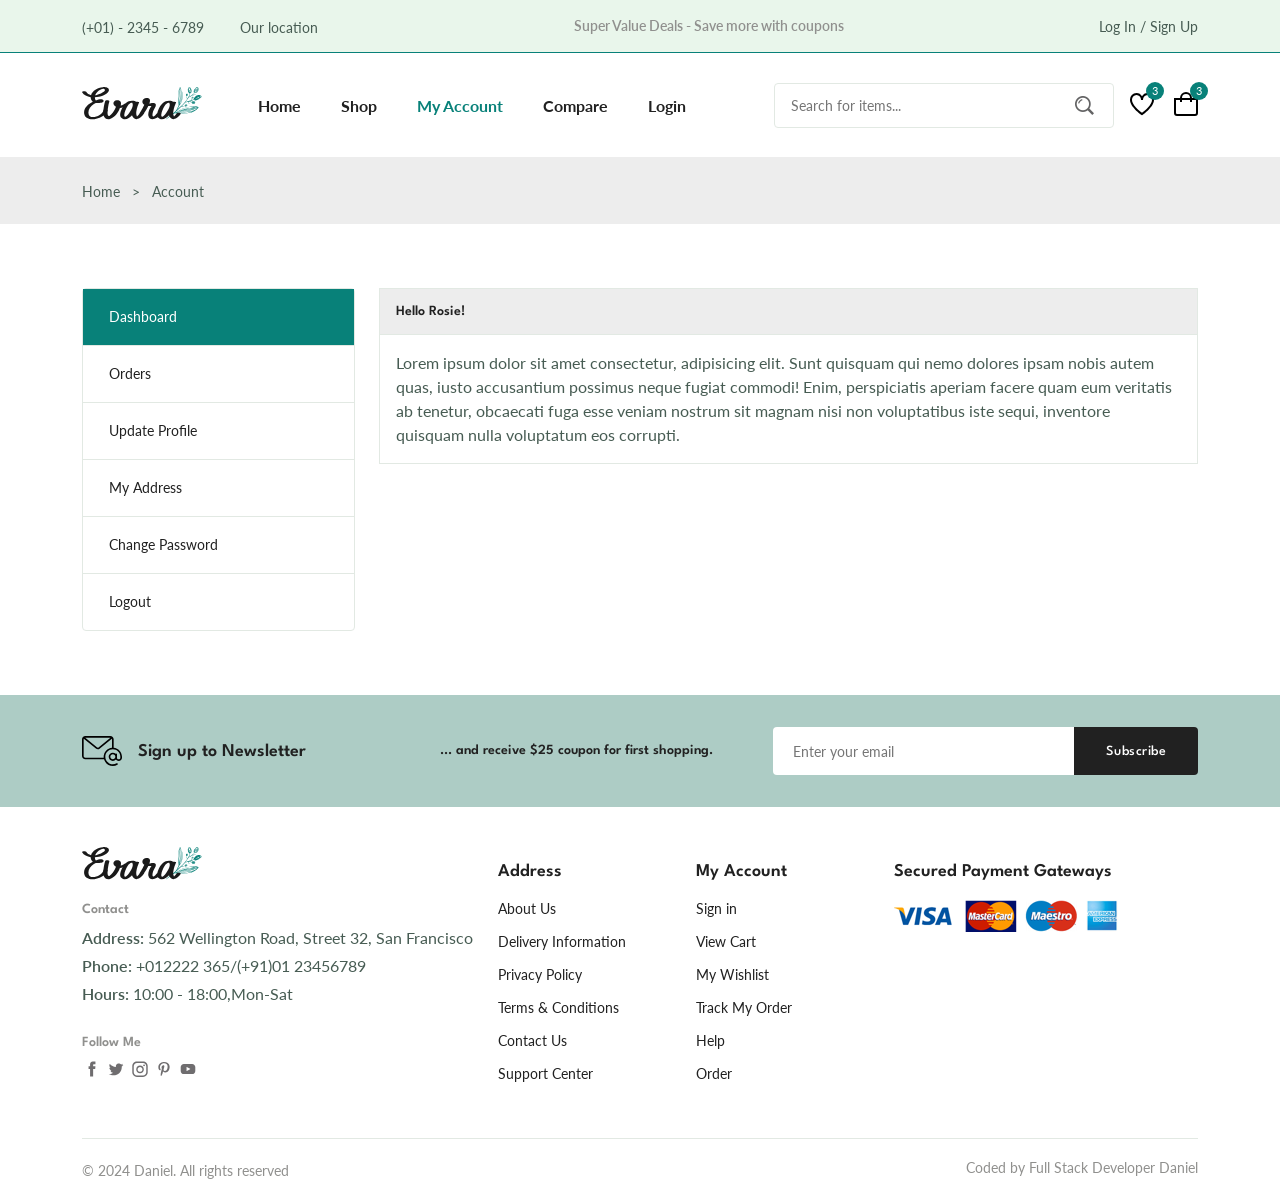
<file: accounts.html>
<!DOCTYPE html>
<html lang="en">

<head>
  <meta charset="UTF-8" />
  <meta name="viewport" content="width=device-width, initial-scale=1.0" />

  <!--=============== FLATICON ===============-->
  <link rel='stylesheet' href='https://cdn-uicons.flaticon.com/uicons-regular-straight/css/uicons-regular-straight.css'>

  <!--=============== SWIPER CSS ===============-->
  <link rel="stylesheet" href="https://cdn.jsdelivr.net/npm/swiper@9/swiper-bundle.min.css" />

  <!--=============== CSS ===============-->
  <link rel="stylesheet" href="assets/css/styles.css" />

  <title>Ecommerce Website</title>
</head>

<body>
  <!--=============== HEADER ===============-->
  <header class="header">
    <div class="header__top">
      <div class="header__container container">
        <div class="header__contact">
          <span>(+01) - 2345 - 6789</span>

          <span> Our location</span>
        </div>

        <p class="header__alert-news">
          Super Value Deals - Save more with coupons
        </p>

        <a href="login-register.html" class="header__top-action">
          Log In / Sign Up
        </a>
      </div>
    </div>

    <nav class="nav container">
      <a href="index.html" class="nav__logo">
        <img src="assets/img/logo.svg" alt="" class="nav__logo-img">
      </a>

      <div class="nav__menu" id="nav-menu">
        <div class="nav__menu-top">
          <a href="index.html" class="nav__menu-logo">
            <img src="assets/img/logo.svg" alt="">
          </a>

          <div class="nav__close" id="nav-close">
            <i class="fi fi-rs-cross-small"></i>
          </div>
        </div>

        <ul class="nav__list">

          <li class="nav__item">
            <a href="index.html" class="nav__link">Home</a>
          </li>

          <li class="nav__item">
            <a href="shop.html" class="nav__link">Shop</a>
          </li>

          <li class="nav__item">
            <a href="accounts.html" class="nav__link active-link">My Account</a>
          </li>

          <li class="nav__item">
            <a href="compare.html" class="nav__link">Compare</a>
          </li>

          <li class="nav__item">
            <a href="login-register.html" class="nav__link">Login</a>
          </li>

        </ul>

        <div class="header__search">
          <input type="text" placeholder="Search for items..." class="form__input">
          <button class="search__btn">
            <img src="assets/img/search.png" alt="">
          </button>
        </div>
      </div>

      <div class="header__user-actions">
        <a href="wishlist.html" class="header__action-btn">
          <img src="assets/img/icon-heart.svg" alt="">
          <span class="count">3</span>
        </a>

        <a href="cart.html" class="header__action-btn">
          <img src="assets/img/icon-cart.svg" alt="">
          <span class="count">3</span>
        </a>

        <div class="header__action-btn nav__toggle" id="nav-toggle">
          <img src="assets/img/menu-burger.svg" alt="">
        </div>
      </div>
    </nav>
  </header>

  <!--=============== MAIN ===============-->
  <main class="main">
    <!--=============== BREADCRUMB ===============-->
    <section class="breadcrumb">
      <ul class="breadcrumb__list flex container">
        <li><a href="index.html" class="breadcrumb__link">Home</a></li>
        <li><span class="breadcrumb__link">></span></li>
        <li><span class="breadcrumb__link">Account</span></li>
      </ul>
    </section>

    <!--=============== ACCOUNTS ===============-->
    <section class="accounts section--lg">
      <div class="accounts__container container grid">
        <div class="account__tabs">
          <p class="account__tab active-tab" data-target="#dashboard">
            <i class="fi fi-rs-settings-sliders"></i> Dashboard
          </p>

          <p class="account__tab" data-target="#orders">
            <i class="fi fi-rs-shopping-bag"></i> Orders
          </p>

          <p class="account__tab" data-target="#update-profile">
            <i class="fi fi-rs-user"></i> Update Profile
          </p>

          <p class="account__tab" data-target="#address">
            <i class="fi fi-rs-marker"></i> My Address
          </p>

          <p class="account__tab" data-target="#change-password">
            <i class="fi fi-rs-user"></i> Change Password
          </p>

          <p class="account__tab">
            <i class="fi fi-rs-exit"></i> Logout
          </p>

        </div>

        <div class="tabs__content">
          <div class="tab__content active-tab" content id="dashboard">
            <h3 class="tab__header">Hello Rosie!</h3>

            <div class="tab__body">
              <p class="tab__description">Lorem ipsum dolor sit amet consectetur, adipisicing elit. Sunt quisquam qui
                nemo dolores ipsam nobis autem quas, iusto accusantium possimus neque fugiat commodi! Enim, perspiciatis
                aperiam facere quam eum veritatis ab tenetur, obcaecati fuga esse veniam nostrum sit magnam nisi non
                voluptatibus iste sequi, inventore quisquam nulla voluptatum eos corrupti.</p>
            </div>
          </div>

          <div class="tab__content" content id="orders">
            <h3 class="tab__header">Your Orders</h3>

            <div class="tab__body">
              <table class="placed__order-table">
                <tr>
                  <th>Orders</th>
                  <th>Date</th>
                  <th>Status</th>
                  <th>Total</th>
                  <th>Actions</th>
                </tr>

                <tr>
                  <td>#1357</td>
                  <td>March 45,2020</td>
                  <td>Processing</td>
                  <td>$125.00</td>
                  <td><a href="#" class="view__order">View</a></td>
                </tr>

                <tr>
                  <td>#2468</td>
                  <td>June 29,2020</td>
                  <td>Completed</td>
                  <td>$364.00</td>
                  <td><a href="#" class="view__order">View</a></td>
                </tr>

                <tr>
                  <td>#2366</td>
                  <td>August 02,2020</td>
                  <td>Completed</td>
                  <td>$364.00</td>
                  <td><a href="#" class="view__order">View</a></td>
                </tr>
              </table>
            </div>
          </div>

          <div class="tab__content" content id="update-profile">
            <h3 class="tab__header">Update Profile</h3>

            <div class="tab__body">
              <form action="" class="form grid">
                <input type="text" placeholder="Username" class="form__input">

                <div class="form__btn">
                  <button class="btn btn--md">Save</button>
                </div>
              </form>
            </div>
          </div>

          <div class="tab__content" content id="address">
            <h3 class="tab__header">Shipping Address</h3>

            <div class="tab__body">
              <address class="address">
                3522 Interstate <br> 75 Business Spur, <br> Sault Ste. Marie, <br> MI 49783 New York
              </address>
              <p class="city">New York</p>
              <a href="#" class="edit">Edit</a>
            </div>
          </div>

          <div class="tab__content" content id="change-password">
            <h3 class="tab__header">Change Password</h3>

            <div class="tab__body">
              <form action="" class="form grid">
                <input type="password" placeholder="Current Password" class="form__input">
                <input type="password" placeholder="New Password" class="form__input">
                <input type="password" placeholder="Confirm Password" class="form__input">
                <div class="form__btn">
                  <button class="btn btn--md">Save</button>
                </div>
              </form>
            </div>
          </div>

        </div>
      </div>
    </section>

    <!--=============== NEWSLETTER ===============-->
    <section class="newsletter section">
      <div class="newsletter__container container grid">
        <h3 class="newsletter__title flex">
          <img src="assets/img/icon-email.svg" alt="" class="newsletter__icon">
          Sign up to Newsletter
        </h3>

        <p class="newsletter__description">... and receive $25 coupon for first shopping.</p>

        <form action="" class="newsletter__form">
          <input type="text" placeholder="Enter your email" class="newsletter__input">
          <button type="submit" class="newsletter__btn">Subscribe</button>
        </form>
      </div>
    </section>
  </main>

  <!--=============== FOOTER ===============-->
  <footer class="footer container">
    <div class="footer__container grid">
      <div class="footer__content">
        <a href="index.html" class="footer__logo">
          <img src="assets/img/logo.svg" alt="" class="footer__logo-img">
        </a>

        <h4 class="footer__subtitle">Contact</h4>

        <p class="footer__description">
          <span>Address:</span> 562 Wellington Road, Street 32, San Francisco
        </p>

        <p class="footer__description">
          <span>Phone:</span> +012222 365/(+91)01 23456789
        </p>

        <p class="footer__description">
          <span>Hours:</span> 10:00 - 18:00,Mon-Sat
        </p>

        <div class="footer__social">
          <h4 class="footer__subtitle">Follow Me</h4>

          <div class="footer__social-links flex">
            <a href="">
              <img src="assets/img/icon-facebook.svg" alt="" class="footer__social-icon">
            </a>

            <a href="">
              <img src="assets/img/icon-twitter.svg" alt="" class="footer__social-icon">
            </a>

            <a href="">
              <img src="assets/img/icon-instagram.svg" alt="" class="footer__social-icon">
            </a>

            <a href="">
              <img src="assets/img/icon-pinterest.svg" alt="" class="footer__social-icon">
            </a>

            <a href="">
              <img src="assets/img/icon-youtube.svg" alt="" class="footer__social-icon">
            </a>
          </div>
        </div>

      </div>

      <div class="footer__content">
        <h3 class="footer__title">Address</h3>

        <ul class="footer__links">
          <li><a href="" class="footer__link">About Us</a></li>
          <li><a href="" class="footer__link">Delivery Information</a></li>
          <li><a href="" class="footer__link">Privacy Policy</a></li>
          <li><a href="" class="footer__link">Terms & Conditions</a></li>
          <li><a href="" class="footer__link">Contact Us</a></li>
          <li><a href="" class="footer__link">Support Center</a></li>
        </ul>
      </div>

      <div class="footer__content">
        <h3 class="footer__title">My Account</h3>

        <ul class="footer__links">
          <li><a href="" class="footer__link">Sign in</a></li>
          <li><a href="" class="footer__link">View Cart</a></li>
          <li><a href="" class="footer__link">My Wishlist</a></li>
          <li><a href="" class="footer__link">Track My Order</a></li>
          <li><a href="" class="footer__link">Help</a></li>
          <li><a href="" class="footer__link">Order</a></li>
        </ul>
      </div>

      <div class="footer__content">
        <h3 class="footer__title">Secured Payment Gateways</h3>

        <img src="assets/img/payment-method.png" alt="" class="payment__img">
      </div>
    </div>

    <div class="footer__bottom">
      <p class="copyright">&copy; 2024 Daniel. All rights reserved</p>
      <span class="designer">Coded by Full Stack Developer Daniel</span>
    </div>
  </footer>



  <!--=============== SWIPER JS ===============-->
  <script src="https://cdn.jsdelivr.net/npm/swiper@9/swiper-bundle.min.js"></script>

  <!--=============== MAIN JS ===============-->
  <script src="assets/js/main.js"></script>
</body>

</html>
</file>
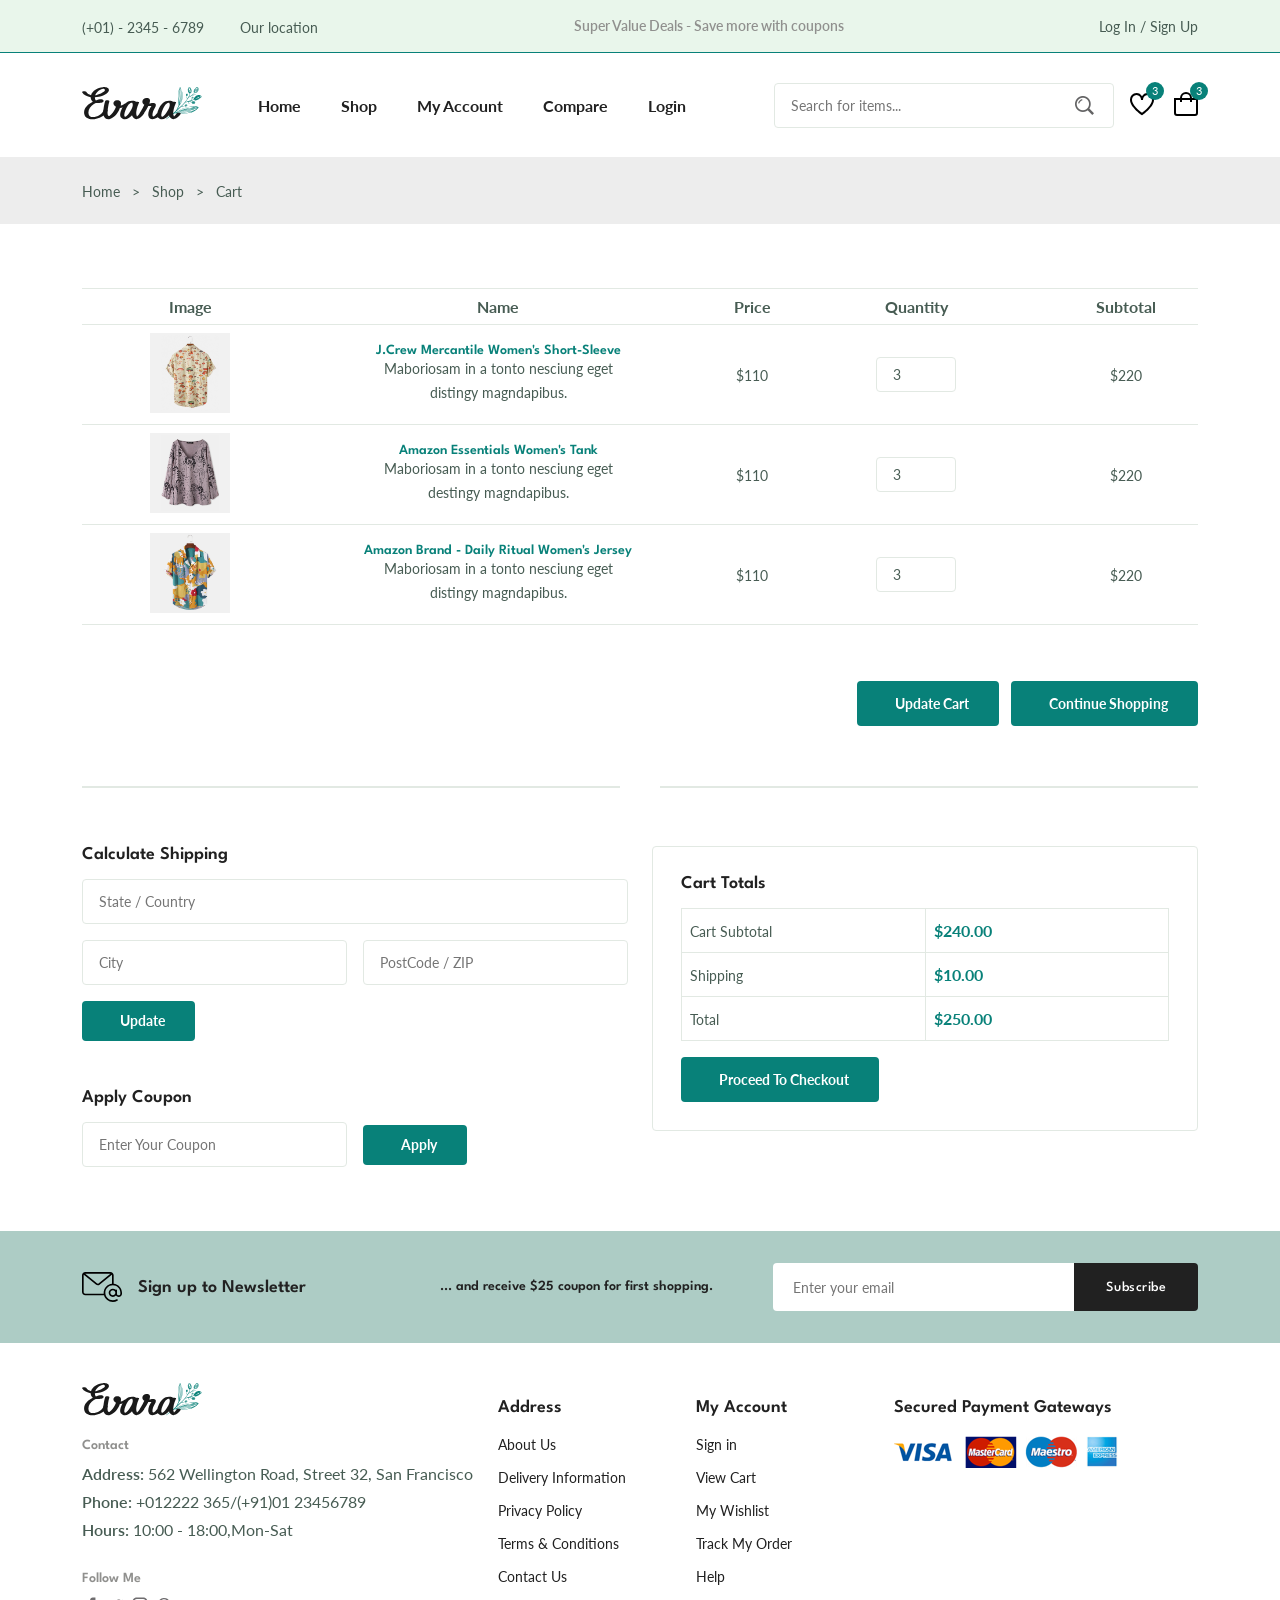
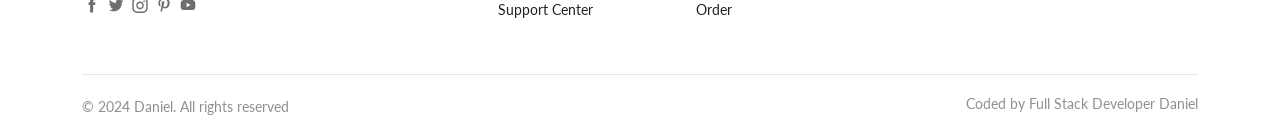
<file: cart.html>
<!DOCTYPE html>
<html lang="en">

<head>
  <meta charset="UTF-8" />
  <meta name="viewport" content="width=device-width, initial-scale=1.0" />

  <!--=============== FLATICON ===============-->
  <link rel='stylesheet' href='https://cdn-uicons.flaticon.com/uicons-regular-straight/css/uicons-regular-straight.css'>

  <!--=============== SWIPER CSS ===============-->
  <link rel="stylesheet" href="https://cdn.jsdelivr.net/npm/swiper@9/swiper-bundle.min.css" />

  <!--=============== CSS ===============-->
  <link rel="stylesheet" href="assets/css/styles.css" />

  <title>Ecommerce Website</title> 
</head>

<body>
  <!--=============== HEADER ===============-->
  <header class="header">
    <div class="header__top">
      <div class="header__container container">
        <div class="header__contact">
          <span>(+01) - 2345 - 6789</span>

          <span> Our location</span>
        </div>

        <p class="header__alert-news">
          Super Value Deals - Save more with coupons
        </p>

        <a href="login-register.html" class="header__top-action">
          Log In / Sign Up
        </a>
      </div>
    </div>

    <nav class="nav container">
      <a href="index.html" class="nav__logo">
        <img src="assets/img/logo.svg" alt="" class="nav__logo-img">
      </a>

      <div class="nav__menu" id="nav-menu">
        <div class="nav__menu-top">
          <a href="index.html" class="nav__menu-logo">
            <img src="assets/img/logo.svg" alt="">
          </a>

          <div class="nav__close" id="nav-close">
            <i class="fi fi-rs-cross-small"></i>
          </div>
        </div>

        <ul class="nav__list">

          <li class="nav__item">
            <a href="index.html" class="nav__link">Home</a>
          </li>

          <li class="nav__item">
            <a href="shop.html" class="nav__link">Shop</a>
          </li>

          <li class="nav__item">
            <a href="accounts.html" class="nav__link">My Account</a>
          </li>

          <li class="nav__item">
            <a href="compare.html" class="nav__link">Compare</a>
          </li>

          <li class="nav__item">
            <a href="login-register.html" class="nav__link">Login</a>
          </li>

        </ul>

        <div class="header__search">
          <input type="text" placeholder="Search for items..." class="form__input">
          <button class="search__btn">
            <img src="assets/img/search.png" alt="">
          </button>
        </div>
      </div>

      <div class="header__user-actions">
        <a href="wishlist.html" class="header__action-btn">
          <img src="assets/img/icon-heart.svg" alt="">
          <span class="count">3</span>
        </a>

        <a href="cart.html" class="header__action-btn">
          <img src="assets/img/icon-cart.svg" alt="">
          <span class="count">3</span>
        </a>

        <div class="header__action-btn nav__toggle" id="nav-toggle">
          <img src="assets/img/menu-burger.svg" alt="">
        </div>
      </div>
    </nav>
  </header>

  <!--=============== MAIN ===============-->
  <main class="main">
    <!--=============== BREADCRUMB ===============-->
    <section class="breadcrumb">
      <ul class="breadcrumb__list flex container">
        <li><a href="index.html" class="breadcrumb__link">Home</a></li>
        <li><span class="breadcrumb__link">></span></li>
        <li><span class="breadcrumb__link">Shop</span></li>
        <li><span class="breadcrumb__link">></span></li>
        <li><span class="breadcrumb__link">Cart</span></li>
      </ul>
    </section>

    <!--=============== CART ===============-->
    <section class="cart section--lg container">
      <div class="table__container">
        <table class="table">
          <tr>
            <th>Image</th>
            <th>Name</th>
            <th>Price</th>
            <th>Quantity</th>
            <th>Subtotal</th>
            <th>Remove</th>
          </tr>

          <tr>
            <td>
              <img src="assets/img/product-1-2.jpg" alt="" class="table__img">
            </td>

            <td>
              <h3 class="table__title">J.Crew Mercantile Women's Short-Sleeve</h3>
              <p class="table__description">Maboriosam in a tonto nesciung eget distingy magndapibus.</p>
            </td>

            <td>
              <span class="table__price">$110</span>
            </td>

            <td>
              <input type="number" value="3" class="quantity">
            </td>

            <td><span class="table__subtotal">$220</span></td>

            <td><i class="fi fi-rs-trash table__trash"></i></td>
          </tr>

          <tr>
            <td>
              <img src="assets/img/product-7-1.jpg" alt="" class="table__img">
            </td>

            <td>
              <h3 class="table__title">Amazon Essentials Women's Tank</h3>
              <p class="table__description">Maboriosam in a tonto nesciung eget destingy magndapibus.</p>
            </td>

            <td>
              <span class="table__price">$110</span>
            </td>

            <td>
              <input type="number" value="3" class="quantity">
            </td>

            <td><span class="table__subtotal">$220</span></td>

            <td><i class="fi fi-rs-trash table__trash"></i></td>
          </tr>

          <tr>
            <td>
              <img src="assets/img/product-2-1.jpg" alt="" class="table__img">
            </td>

            <td>
              <h3 class="table__title">Amazon Brand - Daily Ritual Women's Jersey</h3>
              <p class="table__description">Maboriosam in a tonto nesciung eget distingy magndapibus.</p>
            </td>

            <td>
              <span class="table__price">$110</span>
            </td>

            <td>
              <input type="number" value="3" class="quantity">
            </td>

            <td><span class="table__subtotal">$220</span></td>

            <td><i class="fi fi-rs-trash table__trash"></i></td>
          </tr>
        </table>
      </div>

      <div class="cart__actions">
        <a href="#" class="btn flex btn--md">
          <i class="fi-rs-shuffle"></i> Update Cart
        </a>
        <a href="#" class="btn flex btn--md">
          <i class="fi-rs-shopping-bag"></i> Continue Shopping
        </a>
      </div>

      <div class="divider">
        <i class="fi fi-rs-fingerprint"></i>
      </div>

      <div class="cart__group grid">
        <div>
          <div class="cart__shipping">
            <h3 class="section__title">Calculate Shipping</h3>

            <form action="" class="form grid">
              <input type="text" placeholder="State / Country" class="form__input">

              <div class="form__group grid">
                <input type="text" placeholder="City" class="form__input">
                <input type="text" placeholder="PostCode / ZIP" class="form__input">
              </div>

              <div class="form__btn">
                <button class="btn flex btn--sm">
                  <i class="fi-rs-shuffle"></i> Update
                </button>
              </div>
            </form>
          </div>

          <div class="cart__coupon">
            <h3 class="section__title">Apply Coupon</h3>

            <form action="" class="coupon__form form grid">
              <div class="form__group grid">
                <input type="text" class="form__input" placeholder="Enter Your Coupon">
                <div class="form__btn">
                  <button class="btn flex btn--sm">
                    <i class="fi-rs-label"></i> Apply
                  </button>
                </div>
              </div>
            </form>
          </div>
        </div>

        <div class="cart__total">
          <h3 class="section__title">Cart Totals</h3>

          <table class="cart__total-table">
            <tr>
              <td><span class="cart__total-title">Cart Subtotal</span></td>
              <td><span class="cart__total-price">$240.00</span></td>
            </tr>

            <tr>
              <td><span class="cart__total-title">Shipping</span></td>
              <td><span class="cart__total-price">$10.00</span></td>
            </tr>

            <tr>
              <td><span class="cart__total-title">Total</span></td>
              <td><span class="cart__total-price">$250.00</span></td>
            </tr>
          </table>

          <a href="checkout.html" class="btn flex btn--md">
            <i class="fi fi-rs-box-alt"></i> Proceed To Checkout
          </a>
        </div>
      </div>
    </section>

    <!--=============== NEWSLETTER ===============-->
    <section class="newsletter section">
      <div class="newsletter__container container grid">
        <h3 class="newsletter__title flex">
          <img src="assets/img/icon-email.svg" alt="" class="newsletter__icon">
          Sign up to Newsletter
        </h3>

        <p class="newsletter__description">... and receive $25 coupon for first shopping.</p>

        <form action="" class="newsletter__form">
          <input type="text" placeholder="Enter your email" class="newsletter__input">
          <button type="submit" class="newsletter__btn">Subscribe</button>
        </form>
      </div>
    </section>
  </main>

  <!--=============== FOOTER ===============-->
  <footer class="footer container">
    <div class="footer__container grid">
      <div class="footer__content">
        <a href="index.html" class="footer__logo">
          <img src="assets/img/logo.svg" alt="" class="footer__logo-img">
        </a>

        <h4 class="footer__subtitle">Contact</h4>

        <p class="footer__description">
          <span>Address:</span> 562 Wellington Road, Street 32, San Francisco
        </p>

        <p class="footer__description">
          <span>Phone:</span> +012222 365/(+91)01 23456789
        </p>

        <p class="footer__description">
          <span>Hours:</span> 10:00 - 18:00,Mon-Sat
        </p>

        <div class="footer__social">
          <h4 class="footer__subtitle">Follow Me</h4>

          <div class="footer__social-links flex">
            <a href="">
              <img src="assets/img/icon-facebook.svg" alt="" class="footer__social-icon">
            </a>

            <a href="">
              <img src="assets/img/icon-twitter.svg" alt="" class="footer__social-icon">
            </a>

            <a href="">
              <img src="assets/img/icon-instagram.svg" alt="" class="footer__social-icon">
            </a>

            <a href="">
              <img src="assets/img/icon-pinterest.svg" alt="" class="footer__social-icon">
            </a>

            <a href="">
              <img src="assets/img/icon-youtube.svg" alt="" class="footer__social-icon">
            </a>
          </div>
        </div>

      </div>

      <div class="footer__content">
        <h3 class="footer__title">Address</h3>

        <ul class="footer__links">
          <li><a href="" class="footer__link">About Us</a></li>
          <li><a href="" class="footer__link">Delivery Information</a></li>
          <li><a href="" class="footer__link">Privacy Policy</a></li>
          <li><a href="" class="footer__link">Terms & Conditions</a></li>
          <li><a href="" class="footer__link">Contact Us</a></li>
          <li><a href="" class="footer__link">Support Center</a></li>
        </ul>
      </div>

      <div class="footer__content">
        <h3 class="footer__title">My Account</h3>

        <ul class="footer__links">
          <li><a href="" class="footer__link">Sign in</a></li>
          <li><a href="" class="footer__link">View Cart</a></li>
          <li><a href="" class="footer__link">My Wishlist</a></li>
          <li><a href="" class="footer__link">Track My Order</a></li>
          <li><a href="" class="footer__link">Help</a></li>
          <li><a href="" class="footer__link">Order</a></li>
        </ul>
      </div>

      <div class="footer__content">
        <h3 class="footer__title">Secured Payment Gateways</h3>

        <img src="assets/img/payment-method.png" alt="" class="payment__img">
      </div>
    </div>

    <div class="footer__bottom">
      <p class="copyright">&copy; 2024 Daniel. All rights reserved</p>
      <span class="designer">Coded by Full Stack Developer Daniel</span>
    </div>
  </footer>



  <!--=============== SWIPER JS ===============-->
  <script src="https://cdn.jsdelivr.net/npm/swiper@9/swiper-bundle.min.js"></script>

  <!--=============== MAIN JS ===============-->
  <script src="assets/js/main.js"></script>
</body>

</html>
</file>
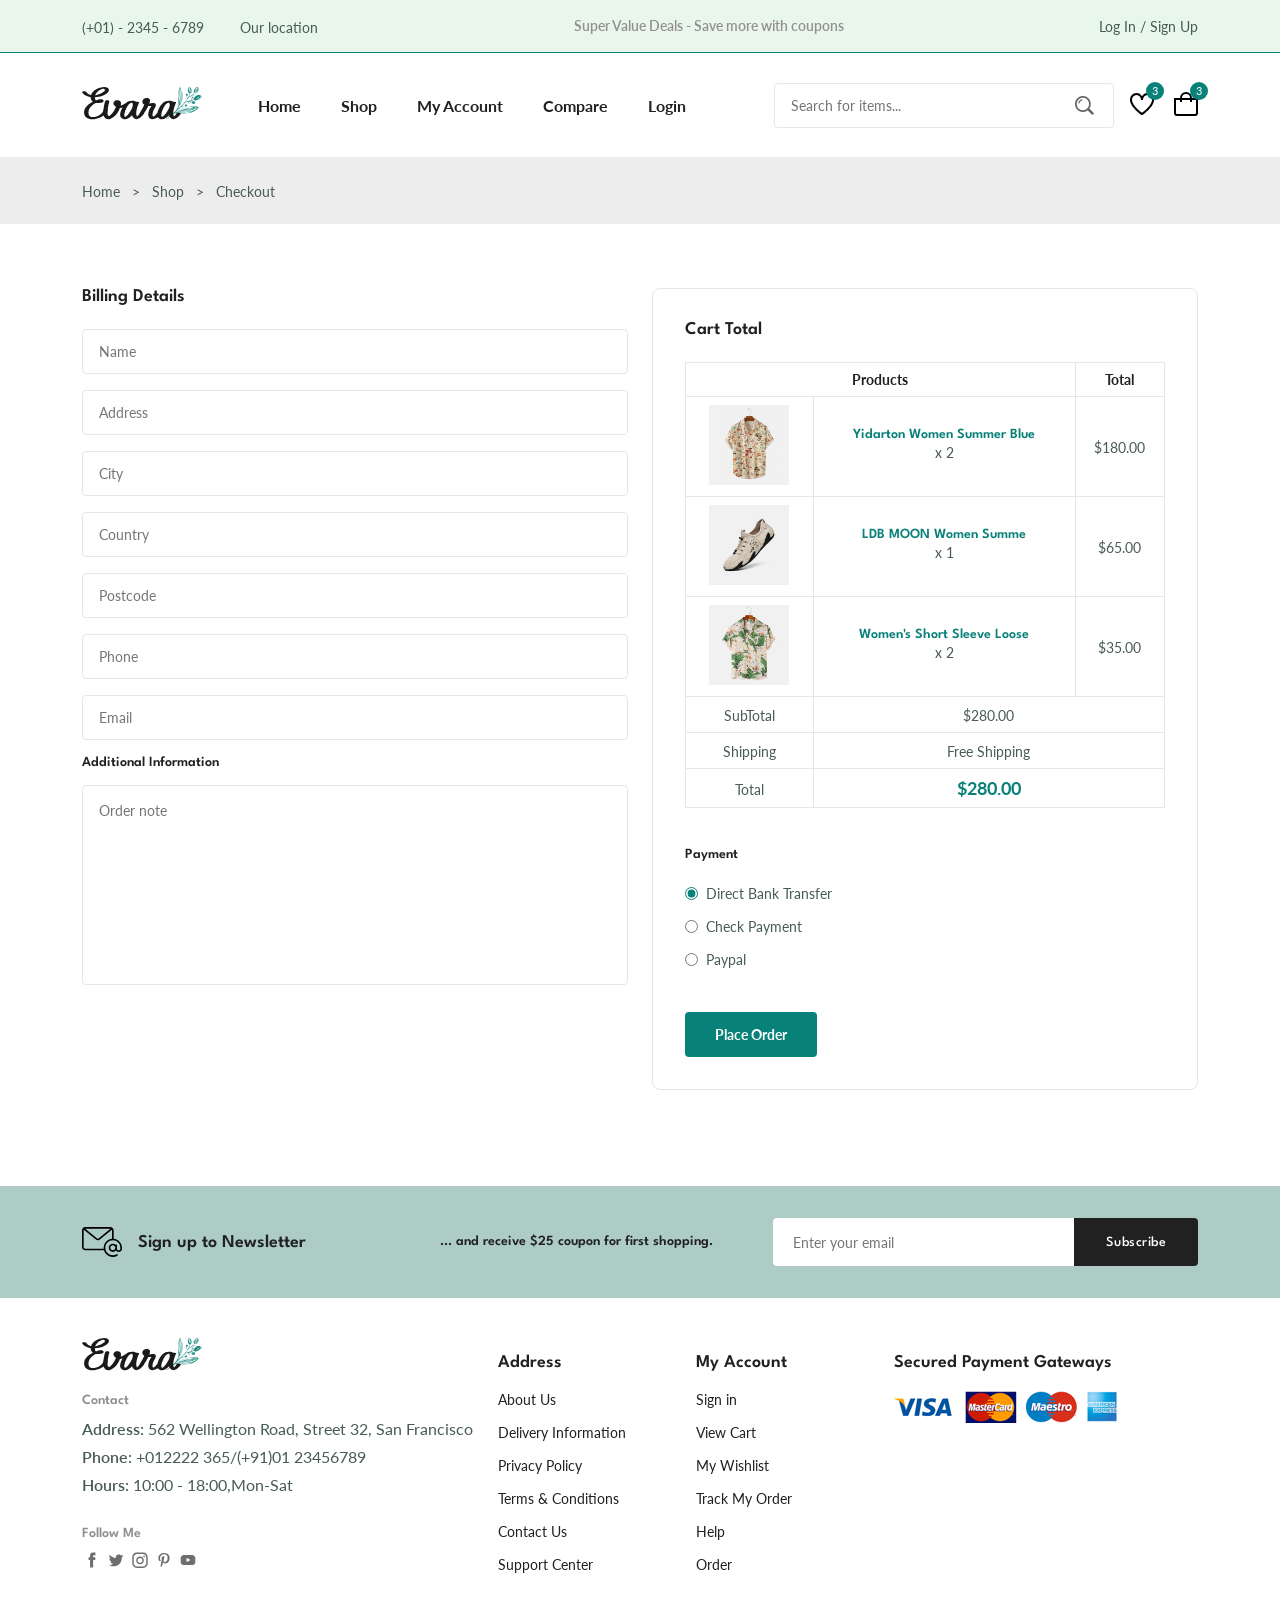
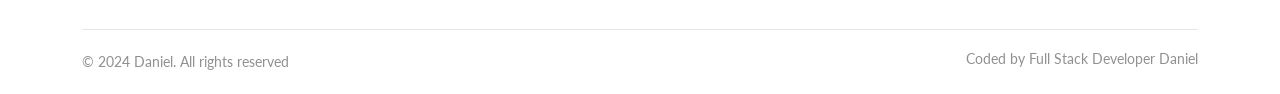
<file: checkout.html>
<!DOCTYPE html>
<html lang="en">

<head>
  <meta charset="UTF-8" />
  <meta name="viewport" content="width=device-width, initial-scale=1.0" />

  <!--=============== FLATICON ===============-->
  <link rel='stylesheet' href='https://cdn-uicons.flaticon.com/uicons-regular-straight/css/uicons-regular-straight.css'>

  <!--=============== SWIPER CSS ===============-->
  <link rel="stylesheet" href="https://cdn.jsdelivr.net/npm/swiper@9/swiper-bundle.min.css" />

  <!--=============== CSS ===============-->
  <link rel="stylesheet" href="assets/css/styles.css" />

  <title>Ecommerce Website</title>
</head>

<body>
  <!--=============== HEADER ===============-->
  <header class="header">
    <div class="header__top">
      <div class="header__container container">
        <div class="header__contact">
          <span>(+01) - 2345 - 6789</span>

          <span> Our location</span>
        </div>

        <p class="header__alert-news">
          Super Value Deals - Save more with coupons
        </p>

        <a href="login-register.html" class="header__top-action">
          Log In / Sign Up
        </a>
      </div>
    </div>

    <nav class="nav container">
      <a href="index.html" class="nav__logo">
        <img src="assets/img/logo.svg" alt="" class="nav__logo-img">
      </a>

      <div class="nav__menu" id="nav-menu">
        <div class="nav__menu-top">
          <a href="index.html" class="nav__menu-logo">
            <img src="assets/img/logo.svg" alt="">
          </a>

          <div class="nav__close" id="nav-close">
            <i class="fi fi-rs-cross-small"></i>
          </div>
        </div>

        <ul class="nav__list">

          <li class="nav__item">
            <a href="index.html" class="nav__link">Home</a>
          </li>

          <li class="nav__item">
            <a href="shop.html" class="nav__link">Shop</a>
          </li>

          <li class="nav__item">
            <a href="accounts.html" class="nav__link">My Account</a>
          </li>

          <li class="nav__item">
            <a href="compare.html" class="nav__link">Compare</a>
          </li>

          <li class="nav__item">
            <a href="login-register.html" class="nav__link">Login</a>
          </li>

        </ul>

        <div class="header__search">
          <input type="text" placeholder="Search for items..." class="form__input">
          <button class="search__btn">
            <img src="assets/img/search.png" alt="">
          </button>
        </div>
      </div>

      <div class="header__user-actions">
        <a href="wishlist.html" class="header__action-btn">
          <img src="assets/img/icon-heart.svg" alt="">
          <span class="count">3</span>
        </a>

        <a href="cart.html" class="header__action-btn">
          <img src="assets/img/icon-cart.svg" alt="">
          <span class="count">3</span>
        </a>

        <div class="header__action-btn nav__toggle" id="nav-toggle">
          <img src="assets/img/menu-burger.svg" alt="">
        </div>
      </div>
    </nav>
  </header>

  <!--=============== MAIN ===============-->
  <main class="main">
    <!--=============== BREADCRUMB ===============-->
    <section class="breadcrumb">
      <ul class="breadcrumb__list flex container">
        <li><a href="index.html" class="breadcrumb__link">Home</a></li>
        <li><span class="breadcrumb__link">></span></li>
        <li><span class="breadcrumb__link">Shop </span></li>
        <li><span class="breadcrumb__link">></span></li>
        <li><span class="breadcrumb__link">Checkout</span></li>
      </ul>
    </section>

    <!--=============== CHECKOUT ===============-->
    <section class="checkout section--lg">
      <div class="checkout__container container grid">
        <div class="checkout__group">
          <h3 class="section__title">Billing Details</h3>

          <form action="" class="form grid">
            <input type="text" placeholder="Name" class="form__input">
            <input type="text" placeholder="Address" class="form__input">
            <input type="text" placeholder="City" class="form__input">
            <input type="text" placeholder="Country" class="form__input">
            <input type="text" placeholder="Postcode" class="form__input">
            <input type="text" placeholder="Phone" class="form__input">
            <input type="email" placeholder="Email" class="form__input">

            <h3 class="checkout__title">Additional Information</h3>

            <textarea name="" placeholder="Order note" cols="30" rows="10" id=""
              class="form__input textarea"></textarea>
          </form>
        </div>

        <div class="checkout__group">
          <h3 class="section__title">Cart Total</h3>
          <table class="order__table">
            <tr>
              <th colspan="2">Products</th>
              <th>Total</th>
            </tr>

            <tr>
              <td>
                <img src="assets/img/product-1-1.jpg" alt="" class="order__img">
              </td>
              <td>
                <h3 class="table__title">Yidarton Women Summer Blue</h3>
                <p class="table__quantity">x 2</p>
              </td>

              <td>
                <span class="table__price">$180.00</span>
              </td>
            </tr>

            <tr>
              <td>
                <img src="assets/img/product-3-1.jpg" alt="" class="order__img">
              </td>
              <td>
                <h3 class="table__title">LDB MOON Women Summe</h3>
                <p class="table__quantity">x 1</p>
              </td>

              <td>
                <span class="table__price">$65.00</span>
              </td>
            </tr>

            <tr>
              <td>
                <img src="assets/img/product-9-1.jpg" alt="" class="order__img">
              </td>
              <td>
                <h3 class="table__title">Women's Short Sleeve Loose</h3>
                <p class="table__quantity">x 2</p>
              </td>

              <td>
                <span class="table__price">$35.00</span>
              </td>
            </tr>

            <tr>
              <td><span class="order__subtitle">SubTotal</span></td>
              <td colspan="2"><span class="table__price">$280.00</span></td>
            </tr>

            <tr>
              <td><span class="order__subtitle">Shipping</span></td>
              <td colspan="2"><span class="table__price">Free Shipping</span></td>
            </tr>

            <tr>
              <td><span class="order__subtitle">Total</span></td>
              <td colspan="2"><span class="order__grand-total">$280.00</span></td>
            </tr>

          </table>

          <div class="payment__methods">
            <h3 class="checkout__title payment__title">Payment</h3>

            <div class="payment__option flex">
              <input type="radio" name="radio" checked class="payment__input">
              <label for="" class="payment__label">Direct Bank Transfer</label>
            </div>

            <div class="payment__option flex">
              <input type="radio" name="radio" class="payment__input">
              <label for="" class="payment__label">Check Payment</label>
            </div>

            <div class="payment__option flex">
              <input type="radio" name="radio" class="payment__input">
              <label for="" class="payment__label">Paypal</label>
            </div>

          </div>

          <button class="btn btn--md">Place Order</button>
        </div>
      </div>
    </section>

    <!--=============== NEWSLETTER ===============-->
    <section class="newsletter section home__newsletter">
      <div class="newsletter__container container grid">
        <h3 class="newsletter__title flex">
          <img src="assets/img/icon-email.svg" alt="" class="newsletter__icon">
          Sign up to Newsletter
        </h3>

        <p class="newsletter__description">... and receive $25 coupon for first shopping.</p>

        <form action="" class="newsletter__form">
          <input type="text" placeholder="Enter your email" class="newsletter__input">
          <button type="submit" class="newsletter__btn">Subscribe</button>
        </form>
      </div>
    </section>
  </main>

  <!--=============== FOOTER ===============-->
  <footer class="footer container">
    <div class="footer__container grid">
      <div class="footer__content">
        <a href="index.html" class="footer__logo">
          <img src="assets/img/logo.svg" alt="" class="footer__logo-img">
        </a>

        <h4 class="footer__subtitle">Contact</h4>

        <p class="footer__description">
          <span>Address:</span> 562 Wellington Road, Street 32, San Francisco
        </p>

        <p class="footer__description">
          <span>Phone:</span> +012222 365/(+91)01 23456789
        </p>

        <p class="footer__description">
          <span>Hours:</span> 10:00 - 18:00,Mon-Sat
        </p>

        <div class="footer__social">
          <h4 class="footer__subtitle">Follow Me</h4>

          <div class="footer__social-links flex">
            <a href="">
              <img src="assets/img/icon-facebook.svg" alt="" class="footer__social-icon">
            </a>

            <a href="">
              <img src="assets/img/icon-twitter.svg" alt="" class="footer__social-icon">
            </a>

            <a href="">
              <img src="assets/img/icon-instagram.svg" alt="" class="footer__social-icon">
            </a>

            <a href="">
              <img src="assets/img/icon-pinterest.svg" alt="" class="footer__social-icon">
            </a>

            <a href="">
              <img src="assets/img/icon-youtube.svg" alt="" class="footer__social-icon">
            </a>
          </div>
        </div>

      </div>

      <div class="footer__content">
        <h3 class="footer__title">Address</h3>

        <ul class="footer__links">
          <li><a href="" class="footer__link">About Us</a></li>
          <li><a href="" class="footer__link">Delivery Information</a></li>
          <li><a href="" class="footer__link">Privacy Policy</a></li>
          <li><a href="" class="footer__link">Terms & Conditions</a></li>
          <li><a href="" class="footer__link">Contact Us</a></li>
          <li><a href="" class="footer__link">Support Center</a></li>
        </ul>
      </div>

      <div class="footer__content">
        <h3 class="footer__title">My Account</h3>

        <ul class="footer__links">
          <li><a href="" class="footer__link">Sign in</a></li>
          <li><a href="" class="footer__link">View Cart</a></li>
          <li><a href="" class="footer__link">My Wishlist</a></li>
          <li><a href="" class="footer__link">Track My Order</a></li>
          <li><a href="" class="footer__link">Help</a></li>
          <li><a href="" class="footer__link">Order</a></li>
        </ul>
      </div>

      <div class="footer__content">
        <h3 class="footer__title">Secured Payment Gateways</h3>

        <img src="assets/img/payment-method.png" alt="" class="payment__img">
      </div>
    </div>

    <div class="footer__bottom">
      <p class="copyright">&copy; 2024 Daniel. All rights reserved</p>
      <span class="designer">Coded by Full Stack Developer Daniel</span>
    </div>
  </footer>

  <!--=============== SWIPER JS ===============-->
  <script src="https://cdn.jsdelivr.net/npm/swiper@9/swiper-bundle.min.js"></script>

  <!--=============== MAIN JS ===============-->
  <script src="assets/js/main.js"></script>
</body>

</html>
</file>
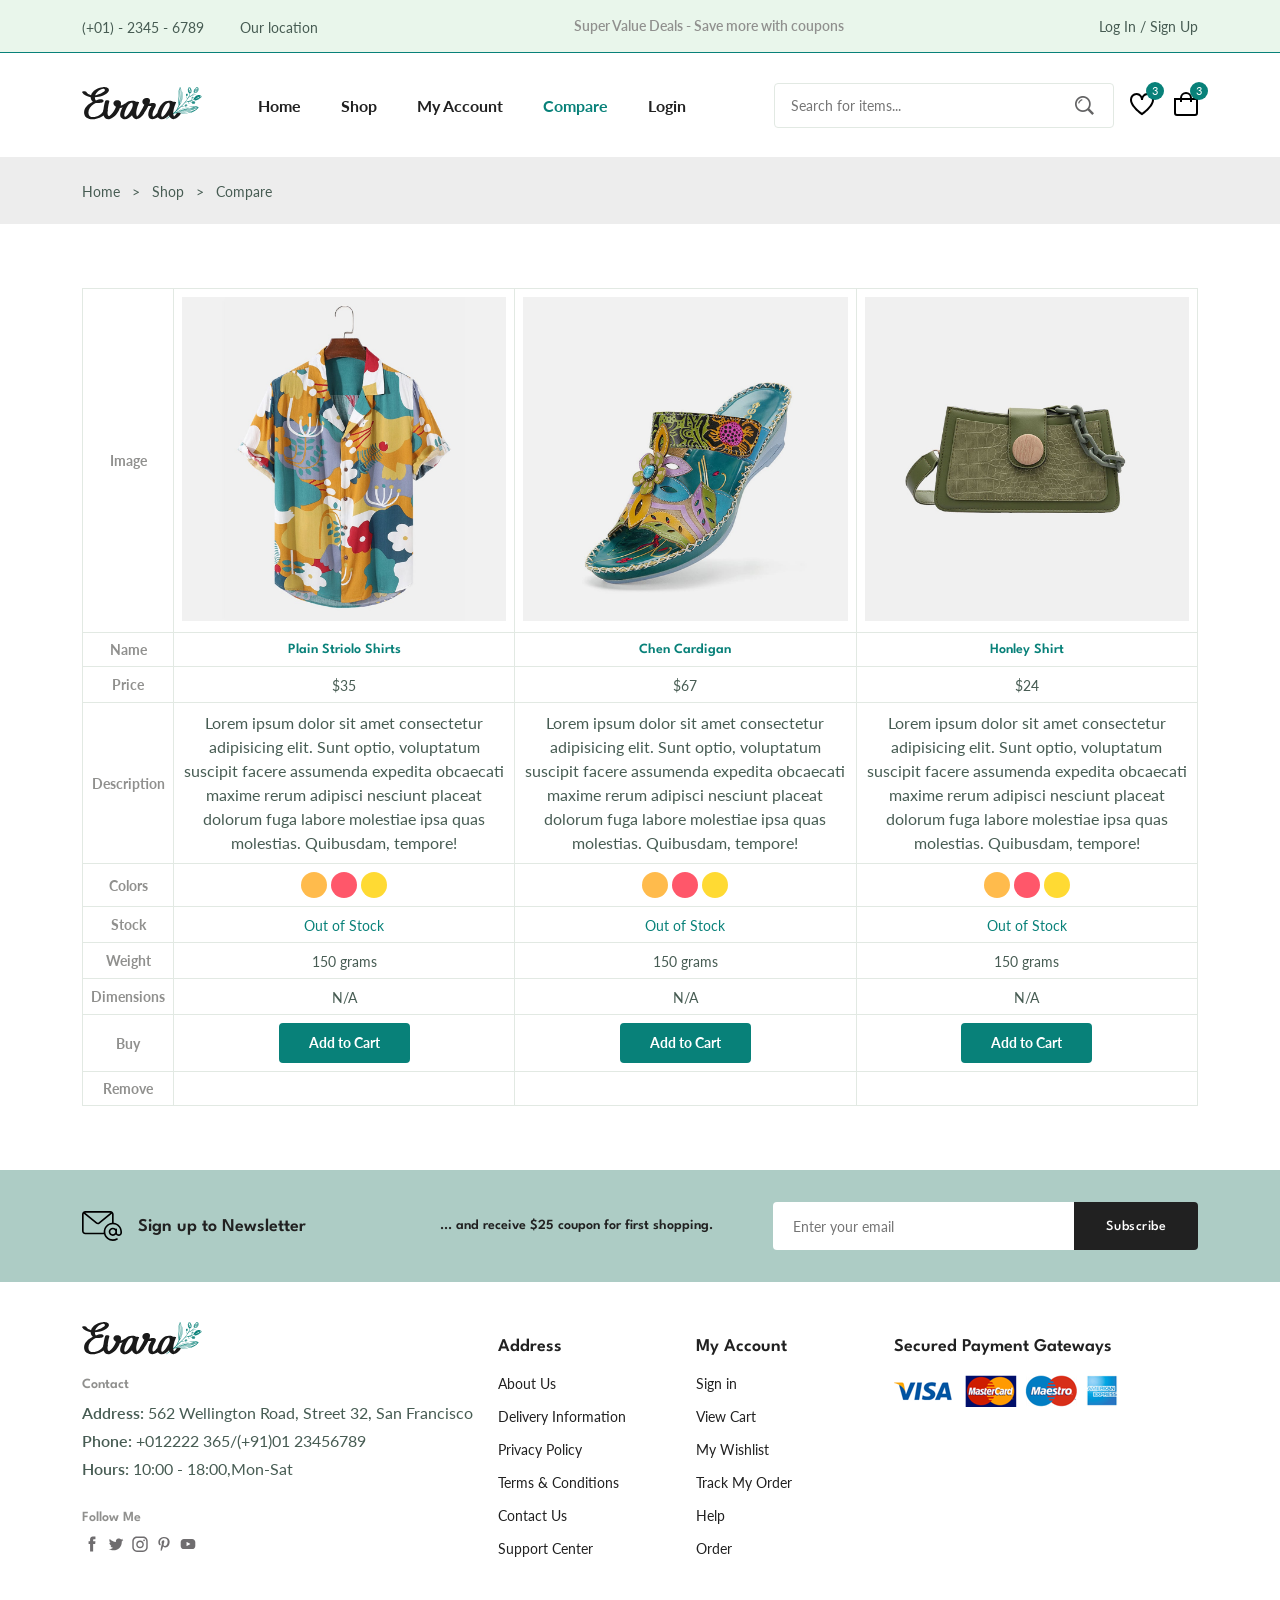
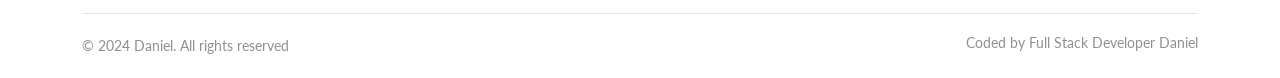
<file: compare.html>
<!DOCTYPE html>
<html lang="en">

<head>
  <meta charset="UTF-8" />
  <meta name="viewport" content="width=device-width, initial-scale=1.0" />

  <!--=============== FLATICON ===============-->
  <link rel='stylesheet' href='https://cdn-uicons.flaticon.com/uicons-regular-straight/css/uicons-regular-straight.css'>

  <!--=============== SWIPER CSS ===============-->
  <link rel="stylesheet" href="https://cdn.jsdelivr.net/npm/swiper@9/swiper-bundle.min.css" />

  <!--=============== CSS ===============-->
  <link rel="stylesheet" href="assets/css/styles.css" />

  <title>Ecommerce Website</title>
</head>

<body>
  <!--=============== HEADER ===============-->
  <header class="header">
    <div class="header__top">
      <div class="header__container container">
        <div class="header__contact">
          <span>(+01) - 2345 - 6789</span>

          <span> Our location</span>
        </div>

        <p class="header__alert-news">
          Super Value Deals - Save more with coupons
        </p>

        <a href="login-register.html" class="header__top-action">
          Log In / Sign Up
        </a>
      </div>
    </div>

    <nav class="nav container">
      <a href="index.html" class="nav__logo">
        <img src="assets/img/logo.svg" alt="" class="nav__logo-img">
      </a>

      <div class="nav__menu" id="nav-menu">
        <div class="nav__menu-top">
          <a href="index.html" class="nav__menu-logo">
            <img src="assets/img/logo.svg" alt="">
          </a>

          <div class="nav__close" id="nav-close">
            <i class="fi fi-rs-cross-small"></i>
          </div>
        </div>

        <ul class="nav__list">

          <li class="nav__item">
            <a href="index.html" class="nav__link">Home</a>
          </li>

          <li class="nav__item">
            <a href="shop.html" class="nav__link">Shop</a>
          </li>

          <li class="nav__item">
            <a href="accounts.html" class="nav__link">My Account</a>
          </li>

          <li class="nav__item">
            <a href="compare.html" class="nav__link active-link">Compare</a>
          </li>

          <li class="nav__item">
            <a href="login-register.html" class="nav__link">Login</a>
          </li>

        </ul>

        <div class="header__search">
          <input type="text" placeholder="Search for items..." class="form__input">
          <button class="search__btn">
            <img src="assets/img/search.png" alt="">
          </button>
        </div>
      </div>

      <div class="header__user-actions">
        <a href="wishlist.html" class="header__action-btn">
          <img src="assets/img/icon-heart.svg" alt="">
          <span class="count">3</span>
        </a>

        <a href="cart.html" class="header__action-btn">
          <img src="assets/img/icon-cart.svg" alt="">
          <span class="count">3</span>
        </a>

        <div class="header__action-btn nav__toggle" id="nav-toggle">
          <img src="assets/img/menu-burger.svg" alt="">
        </div>
      </div>
    </nav>
  </header>

  <!--=============== MAIN ===============-->
  <main class="main">
    <!--=============== BREADCRUMB ===============-->
    <section class="breadcrumb">
      <ul class="breadcrumb__list flex container">
        <li><a href="index.html" class="breadcrumb__link">Home</a></li>
        <li><span class="breadcrumb__link">></span></li>
        <li><span class="breadcrumb__link">Shop</span></li>
        <li><span class="breadcrumb__link">></span></li>
        <li><span class="breadcrumb__link">Compare</span></li>
      </ul>
    </section>

    <!--=============== COMPARE ===============-->
    <section class="compare container section--lg">
      <table class="compare__table">
        <tr>
          <th>Image</th>
          <td><img src="assets/img/product-2-1.jpg" alt="" class="compare__img"></td>
          <td><img src="assets/img/product-10-2.jpg" alt="" class="compare__img"></td>
          <td><img src="assets/img/product-13-1.jpg" alt="" class="compare__img"></td>
        </tr>

        <tr>
          <th>Name</th>
          <td>
            <h3 class="table__title">Plain Striolo Shirts</h3>
          </td>
          <td>
            <h3 class="table__title">Chen Cardigan</h3>
          </td>
          <td>
            <h3 class="table__title">Honley Shirt</h3>
          </td>
        </tr>

        <tr>
          <th>Price</th>
          <td><span class="table__price">$35</span></td>
          <td><span class="table__price">$67</span></td>
          <td><span class="table__price">$24</span></td>
        </tr>

        <tr>
          <th>Description</th>
          <td>
            <p>Lorem ipsum dolor sit amet consectetur adipisicing elit. Sunt optio, voluptatum suscipit facere assumenda
              expedita obcaecati maxime rerum adipisci nesciunt placeat dolorum fuga labore molestiae ipsa quas
              molestias. Quibusdam, tempore!</p>
          </td>
          <td>
            <p>Lorem ipsum dolor sit amet consectetur adipisicing elit. Sunt optio, voluptatum suscipit facere assumenda
              expedita obcaecati maxime rerum adipisci nesciunt placeat dolorum fuga labore molestiae ipsa quas
              molestias. Quibusdam, tempore!</p>
          </td>
          <td>
            <p>Lorem ipsum dolor sit amet consectetur adipisicing elit. Sunt optio, voluptatum suscipit facere assumenda
              expedita obcaecati maxime rerum adipisci nesciunt placeat dolorum fuga labore molestiae ipsa quas
              molestias. Quibusdam, tempore!</p>
          </td>
        </tr>

        <tr>
          <th>Colors</th>
          <td>
            <ul class="color__list compare__colors">
              <li>
                <a href="#" class="color__link" style="background-color: hsl(37,100%,65%);"></a>
              </li>

              <li>
                <a href="#" class="color__link" style="background-color: hsl(353,100%,67%);"></a>
              </li>

              <li>
                <a href="#" class="color__link" style="background-color: hsl(49,100%,60%);"></a>
              </li>
            </ul>
          </td>

          <td>
            <ul class="color__list compare__colors">
              <li>
                <a href="#" class="color__link" style="background-color: hsl(37,100%,65%);"></a>
              </li>

              <li>
                <a href="#" class="color__link" style="background-color: hsl(353,100%,67%);"></a>
              </li>

              <li>
                <a href="#" class="color__link" style="background-color: hsl(49,100%,60%);"></a>
              </li>
            </ul>
          </td>

          <td>
            <ul class="color__list compare__colors">
              <li>
                <a href="#" class="color__link" style="background-color: hsl(37,100%,65%);"></a>
              </li>

              <li>
                <a href="#" class="color__link" style="background-color: hsl(353,100%,67%);"></a>
              </li>

              <li>
                <a href="#" class="color__link" style="background-color: hsl(49,100%,60%);"></a>
              </li>
            </ul>
          </td>
        </tr>

        <tr>
          <th>Stock</th>
          <td><span class="table__stock">Out of Stock</span></td>
          <td><span class="table__stock">Out of Stock</span></td>
          <td><span class="table__stock">Out of Stock</span></td>
        </tr>
        
        <tr>
          <th>Weight</th>
          <td><span class="table__weight">150 grams</span></td>
          <td><span class="table__weight">150 grams</span></td>
          <td><span class="table__weight">150 grams</span></td>
        </tr>

        <tr>
          <th>Dimensions</th>
          <td><span class="table__dimension">N/A</span></td>
          <td><span class="table__dimension">N/A</span></td>
          <td><span class="table__dimension">N/A</span></td>
        </tr>

        <tr>
          <th>Buy</th>
          <td><a href="#" class="btn btn--sm">Add to Cart</a></td>
          <td><a href="#" class="btn btn--sm">Add to Cart</a></td>
          <td><a href="#" class="btn btn--sm">Add to Cart</a></td>
        </tr>

        <tr>
          <th>Remove</th>
          <td><i class="fi fi-rs-trash table__trash"></i></td>
          <td><i class="fi fi-rs-trash table__trash"></i></td>
          <td><i class="fi fi-rs-trash table__trash"></i></td>
        </tr>
      </table>
    </section>

    <!--=============== NEWSLETTER ===============-->
    <section class="newsletter section">
      <div class="newsletter__container container grid">
        <h3 class="newsletter__title flex">
          <img src="assets/img/icon-email.svg" alt="" class="newsletter__icon">
          Sign up to Newsletter
        </h3>

        <p class="newsletter__description">... and receive $25 coupon for first shopping.</p>

        <form action="" class="newsletter__form">
          <input type="text" placeholder="Enter your email" class="newsletter__input">
          <button type="submit" class="newsletter__btn">Subscribe</button>
        </form>
      </div>
    </section>
  </main>

  <!--=============== FOOTER ===============-->
  <footer class="footer container">
    <div class="footer__container grid">
      <div class="footer__content">
        <a href="index.html" class="footer__logo">
          <img src="assets/img/logo.svg" alt="" class="footer__logo-img">
        </a>

        <h4 class="footer__subtitle">Contact</h4>

        <p class="footer__description">
          <span>Address:</span> 562 Wellington Road, Street 32, San Francisco
        </p>

        <p class="footer__description">
          <span>Phone:</span> +012222 365/(+91)01 23456789
        </p>

        <p class="footer__description">
          <span>Hours:</span> 10:00 - 18:00,Mon-Sat
        </p>

        <div class="footer__social">
          <h4 class="footer__subtitle">Follow Me</h4>

          <div class="footer__social-links flex">
            <a href="">
              <img src="assets/img/icon-facebook.svg" alt="" class="footer__social-icon">
            </a>

            <a href="">
              <img src="assets/img/icon-twitter.svg" alt="" class="footer__social-icon">
            </a>

            <a href="">
              <img src="assets/img/icon-instagram.svg" alt="" class="footer__social-icon">
            </a>

            <a href="">
              <img src="assets/img/icon-pinterest.svg" alt="" class="footer__social-icon">
            </a>

            <a href="">
              <img src="assets/img/icon-youtube.svg" alt="" class="footer__social-icon">
            </a>
          </div>
        </div>

      </div>

      <div class="footer__content">
        <h3 class="footer__title">Address</h3>

        <ul class="footer__links">
          <li><a href="" class="footer__link">About Us</a></li>
          <li><a href="" class="footer__link">Delivery Information</a></li>
          <li><a href="" class="footer__link">Privacy Policy</a></li>
          <li><a href="" class="footer__link">Terms & Conditions</a></li>
          <li><a href="" class="footer__link">Contact Us</a></li>
          <li><a href="" class="footer__link">Support Center</a></li>
        </ul>
      </div>

      <div class="footer__content">
        <h3 class="footer__title">My Account</h3>

        <ul class="footer__links">
          <li><a href="" class="footer__link">Sign in</a></li>
          <li><a href="" class="footer__link">View Cart</a></li>
          <li><a href="" class="footer__link">My Wishlist</a></li>
          <li><a href="" class="footer__link">Track My Order</a></li>
          <li><a href="" class="footer__link">Help</a></li>
          <li><a href="" class="footer__link">Order</a></li>
        </ul>
      </div>

      <div class="footer__content">
        <h3 class="footer__title">Secured Payment Gateways</h3>

        <img src="assets/img/payment-method.png" alt="" class="payment__img">
      </div>
    </div>

    <div class="footer__bottom">
      <p class="copyright">&copy; 2024 Daniel. All rights reserved</p>
      <span class="designer">Coded by Full Stack Developer Daniel</span>
    </div>
  </footer>

  <!--=============== SWIPER JS ===============-->
  <script src="https://cdn.jsdelivr.net/npm/swiper@9/swiper-bundle.min.js"></script>

  <!--=============== MAIN JS ===============-->
  <script src="assets/js/main.js"></script>
</body>

</html>
</file>
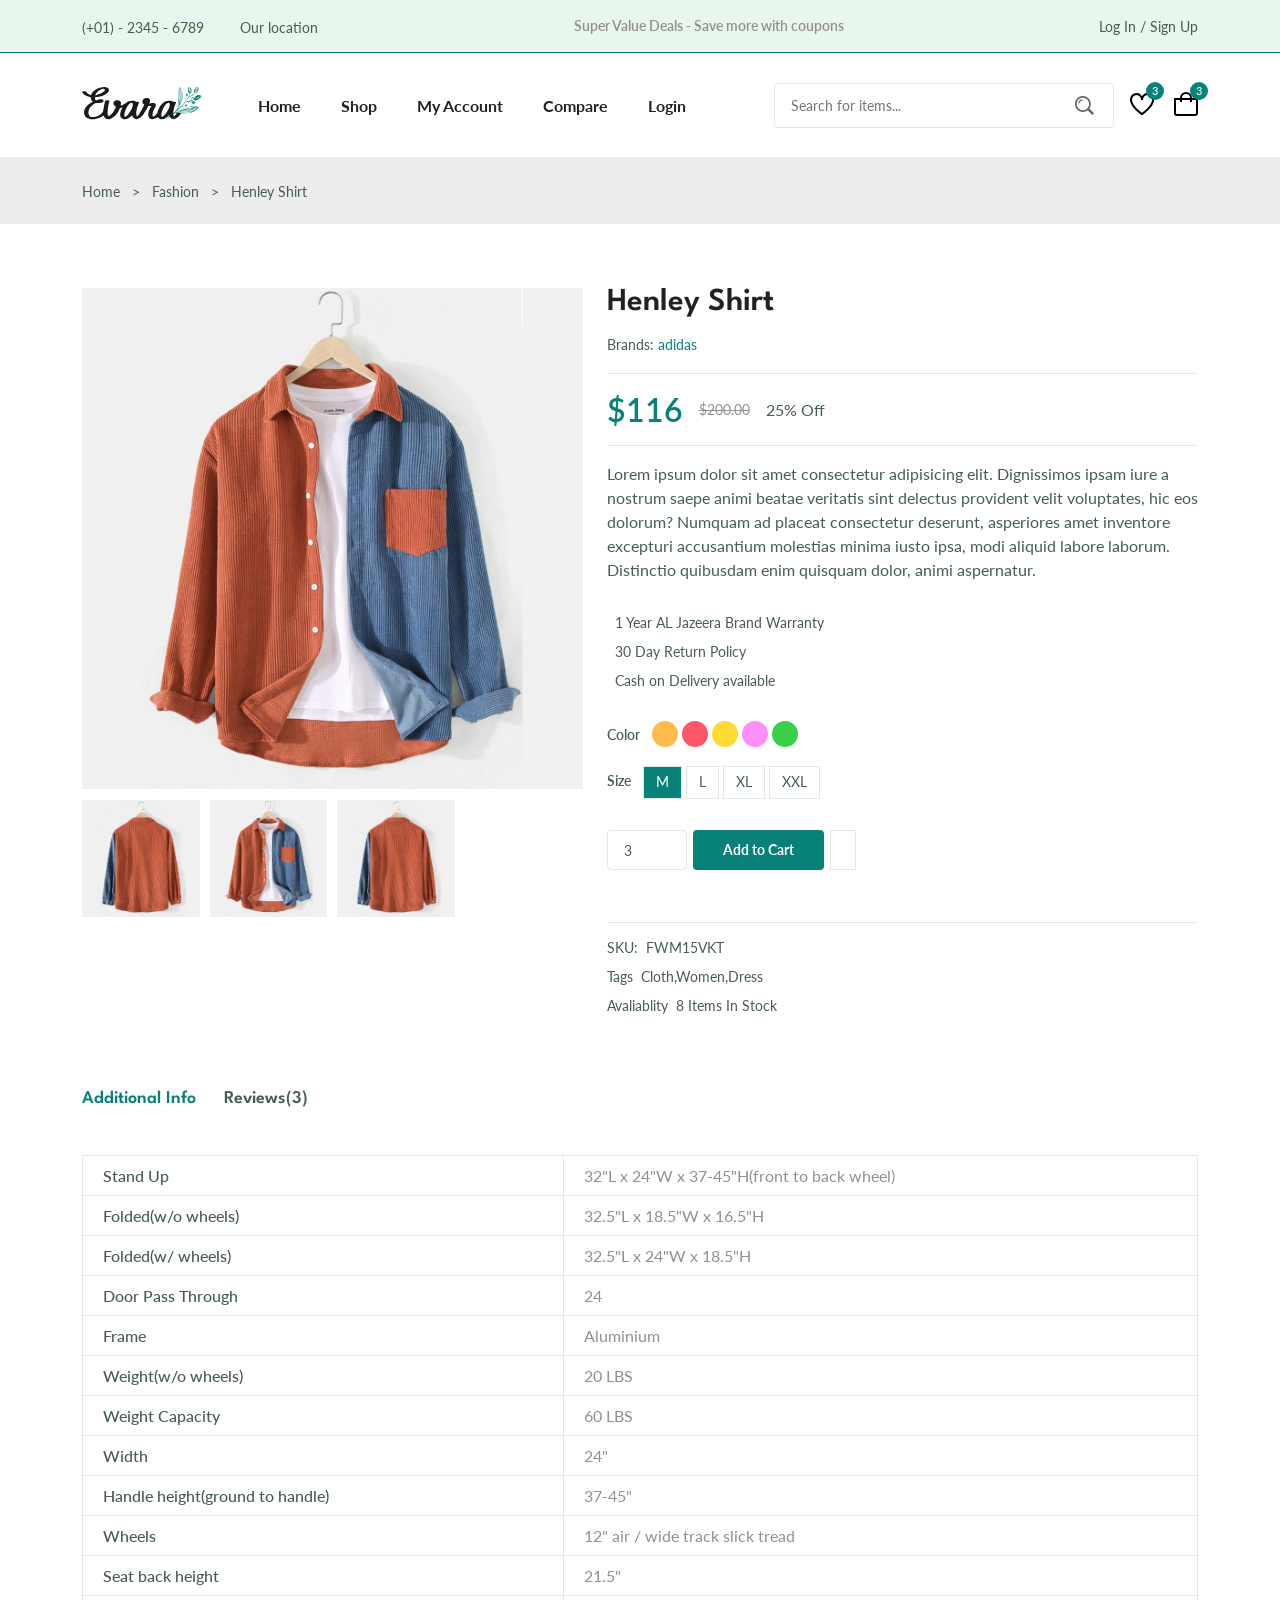
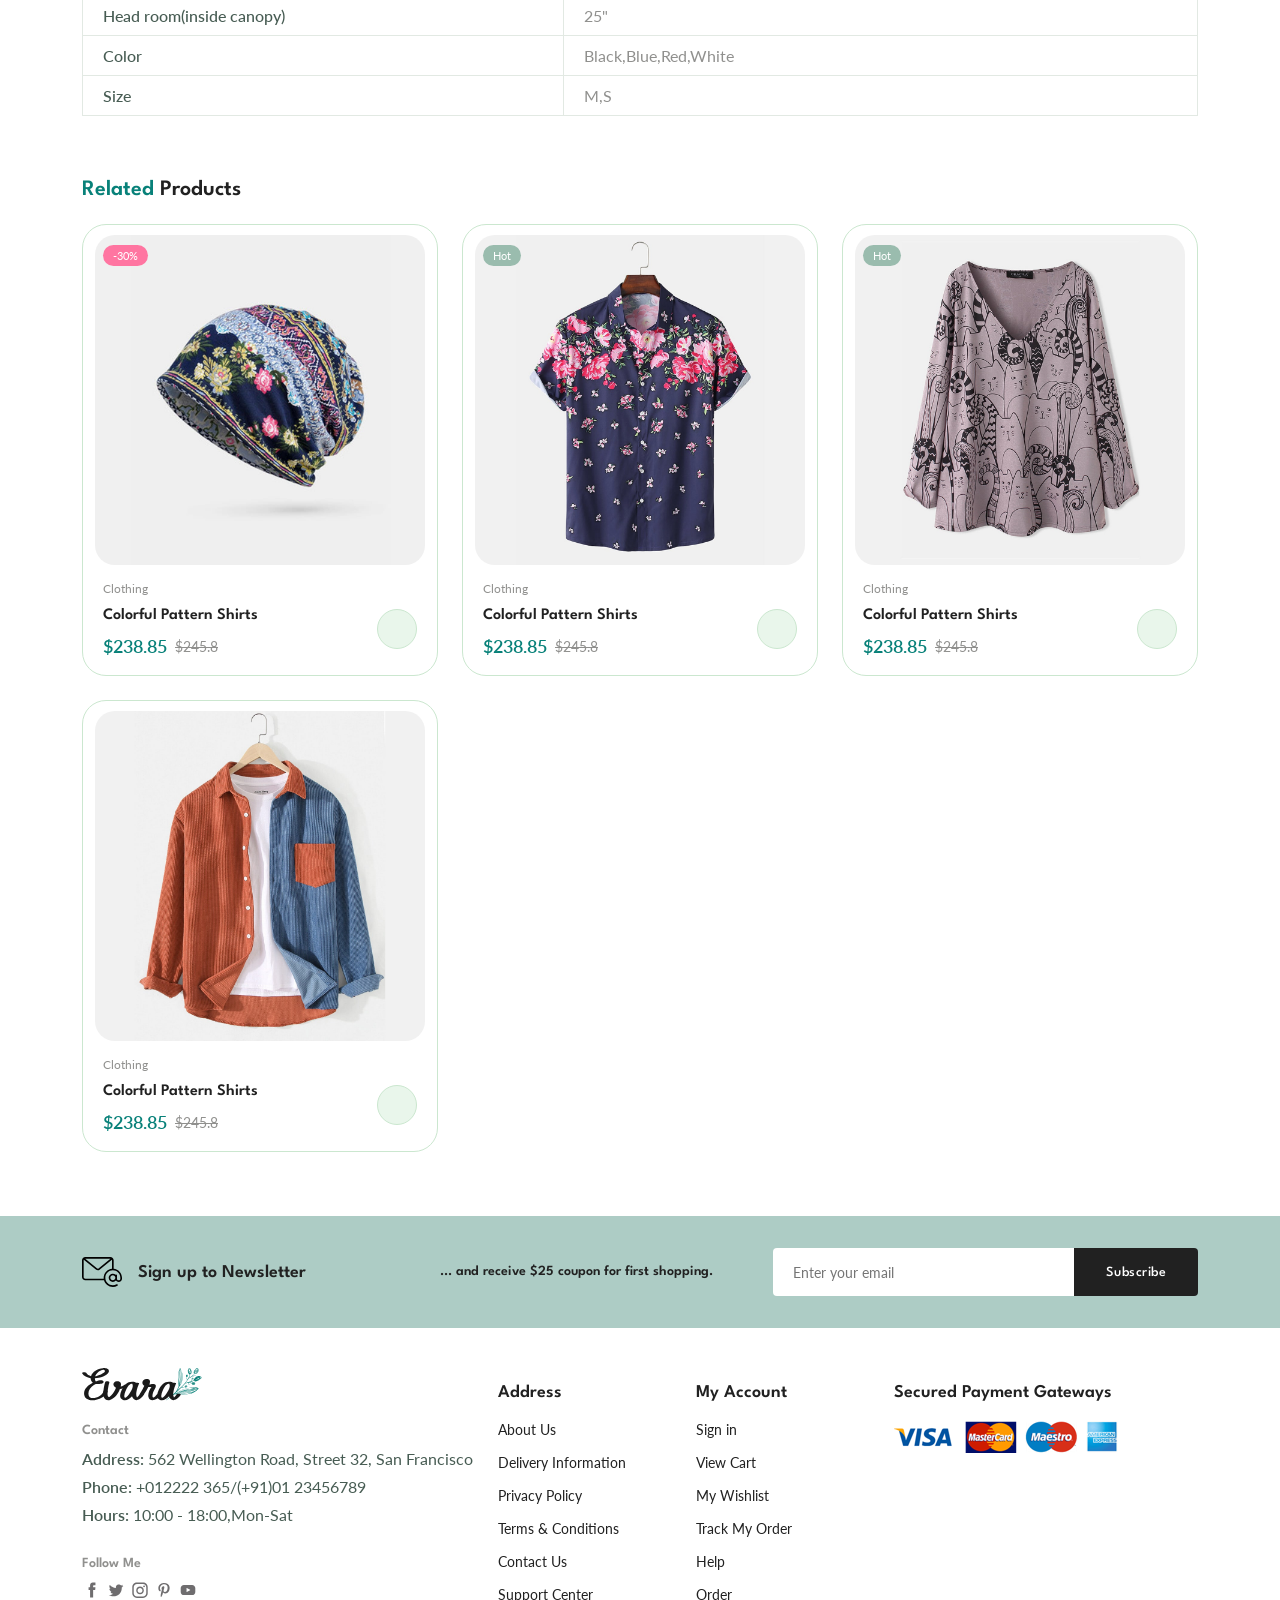
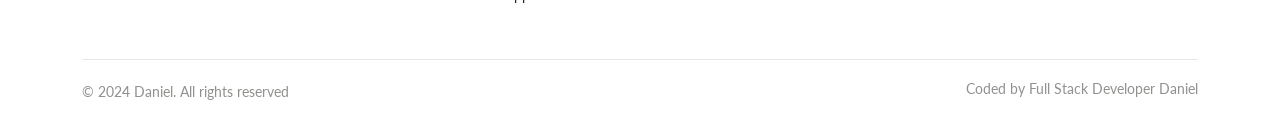
<file: details.html>
<!DOCTYPE html>
<html lang="en">

<head>
  <meta charset="UTF-8" />
  <meta name="viewport" content="width=device-width, initial-scale=1.0" />

  <!--=============== FLATICON ===============-->
  <link rel='stylesheet' href='https://cdn-uicons.flaticon.com/uicons-regular-straight/css/uicons-regular-straight.css'>

  <!--=============== SWIPER CSS ===============-->
  <link rel="stylesheet" href="https://cdn.jsdelivr.net/npm/swiper@9/swiper-bundle.min.css" />

  <!--=============== CSS ===============-->
  <link rel="stylesheet" href="assets/css/styles.css" />

  <title>Ecommerce Website</title>
</head>

<body>
  <!--=============== HEADER ===============-->
  <header class="header">
    <div class="header__top">
      <div class="header__container container">
        <div class="header__contact">
          <span>(+01) - 2345 - 6789</span>

          <span> Our location</span>
        </div>

        <p class="header__alert-news">
          Super Value Deals - Save more with coupons
        </p>

        <a href="login-register.html" class="header__top-action">
          Log In / Sign Up
        </a>
      </div>
    </div>

    <nav class="nav container">
      <a href="index.html" class="nav__logo">
        <img src="assets/img/logo.svg" alt="" class="nav__logo-img">
      </a>

      <div class="nav__menu" id="nav-menu">
        <div class="nav__menu-top">
          <a href="index.html" class="nav__menu-logo">
            <img src="assets/img/logo.svg" alt="">
          </a>

          <div class="nav__close" id="nav-close">
            <i class="fi fi-rs-cross-small"></i>
          </div>
        </div>

        <ul class="nav__list">

          <li class="nav__item">
            <a href="index.html" class="nav__link">Home</a>
          </li>

          <li class="nav__item">
            <a href="shop.html" class="nav__link">Shop</a>
          </li>

          <li class="nav__item">
            <a href="accounts.html" class="nav__link">My Account</a>
          </li>

          <li class="nav__item">
            <a href="compare.html" class="nav__link">Compare</a>
          </li>

          <li class="nav__item">
            <a href="login-register.html" class="nav__link">Login</a>
          </li>

        </ul>

        <div class="header__search">
          <input type="text" placeholder="Search for items..." class="form__input">
          <button class="search__btn">
            <img src="assets/img/search.png" alt="">
          </button>
        </div>
      </div>

      <div class="header__user-actions">
        <a href="wishlist.html" class="header__action-btn">
          <img src="assets/img/icon-heart.svg" alt="">
          <span class="count">3</span>
        </a>

        <a href="cart.html" class="header__action-btn">
          <img src="assets/img/icon-cart.svg" alt="">
          <span class="count">3</span>
        </a>

        <div class="header__action-btn nav__toggle" id="nav-toggle">
          <img src="assets/img/menu-burger.svg" alt="">
        </div>
      </div>
    </nav>
  </header>

  <!--=============== MAIN ===============-->
  <main class="main">
    <!--=============== BREADCRUMB ===============-->
    <section class="breadcrumb">
      <ul class="breadcrumb__list flex container">
        <li><a href="index.html" class="breadcrumb__link">Home</a></li>
        <li><span class="breadcrumb__link">></span></li>
        <li><span class="breadcrumb__link">Fashion</span></li>
        <li><span class="breadcrumb__link">></span></li>
        <li><span class="breadcrumb__link">Henley Shirt</span></li>
      </ul>
    </section>

    <!--=============== DETAILS ===============-->
    <section class="details section--lg">
      <div class="details__container container grid">
        <div class="details__group">
          <img src="assets/img/product-8-1.jpg" alt="" class="details__img">
          <div class="details__small-images grid">
            <img src="assets/img/product-8-2.jpg" alt="" class="details__small-img">
            <img src="assets/img/product-8-1.jpg" alt="" class="details__small-img">
            <img src="assets/img/product-8-2.jpg" alt="" class="details__small-img">
          </div>
        </div>

        <div class="details__group">
          <h3 class="details__title">Henley Shirt</h3>
          <p class="details__brand">Brands: <span>adidas</span></p>

          <div class="details__price flex">
            <span class="new__price">$116</span>
            <span class="old__price">$200.00</span>
            <span class="save__price">25% Off</span>
          </div>

          <p class="short__description">
            Lorem ipsum dolor sit amet consectetur adipisicing elit. Dignissimos ipsam iure
            a nostrum saepe animi beatae veritatis sint delectus provident velit voluptates, hic eos dolorum? Numquam ad
            placeat consectetur deserunt, asperiores amet inventore excepturi accusantium molestias minima iusto ipsa,
            modi aliquid labore laborum. Distinctio quibusdam enim quisquam dolor, animi aspernatur.
          </p>

          <ul class="product__list">
            <li class="list__item flex">
              <i class="fi-rs-crown"></i> 1 Year AL Jazeera Brand Warranty
            </li>
            <li class="list__item flex">
              <i class="fi-rs-refresh"></i> 30 Day Return Policy
            </li>
            <li class="list__item flex">
              <i class="fi-rs-credit-card"></i> Cash on Delivery available
            </li>
          </ul>

          <div class="details__color flex">
            <span class="details__color-title">Color</span>

            <ul class="color__list">
              <li>
                <a href="#" class="color__link" style="background-color: hsl(37,100%,65%);"></a>
              </li>

              <li>
                <a href="#" class="color__link" style="background-color: hsl(353,100%,67%);"></a>
              </li>

              <li>
                <a href="#" class="color__link" style="background-color: hsl(49,100%,60%);"></a>
              </li>

              <li>
                <a href="#" class="color__link" style="background-color: hsl(304,100%,78%);"></a>
              </li>

              <li>
                <a href="#" class="color__link" style="background-color: hsl(126,61%,52%);"></a>
              </li>
            </ul>
          </div>

          <div class="details__size flex">
            <span class="details__size-title">Size</span>

            <ul class="size__list">

              <li>
                <a href="#" class="size__link size-active">M</a>
              </li>

              <li>
                <a href="#" class="size__link">L</a>
              </li>

              <li>
                <a href="#" class="size__link">XL</a>
              </li>

              <li>
                <a href="#" class="size__link">XXL</a>
              </li>

            </ul>
          </div>

          <div class="details__action">
            <input type="number" class="quantity" value="3">

            <a href="#" class="btn btn--sm">Add to Cart</a>

            <a href="#" class="details__action-btn">
              <i class="fi fi-rs-heart"></i>
            </a>
          </div>

          <ul class="details__meta">
            <li class="meta__list flex"><span>SKU:</span> FWM15VKT</li>
            <li class="meta__list flex"><span>Tags</span> Cloth,Women,Dress</li>
            <li class="meta__list flex"><span>Avaliablity</span> 8 Items In Stock</li>
          </ul>
        </div>
      </div>
    </section>

    <!--=============== DETAILS TAB ===============-->
    <section class="details__tab container">
      <div class="detail__tabs">
        <span class="detail__tab active-tab" data-target="#info">
          Additional Info
        </span>
        <span class="detail__tab" data-target="#reviews">
          Reviews(3)
        </span>
      </div>

      <div class="details__tabs-content">
        <div class="details__tab-content active-tab" content id="info">
          <table class="info__table">

            <tr>
              <th>Stand Up</th>
              <td>32"L x 24"W x 37-45"H(front to back wheel)</td>
            </tr>

            <tr>
              <th>Folded(w/o wheels)</th>
              <td>32.5"L x 18.5"W x 16.5"H</td>
            </tr>

            <tr>
              <th>Folded(w/ wheels)</th>
              <td>32.5"L x 24"W x 18.5"H</td>
            </tr>

            <tr>
              <th>Door Pass Through</th>
              <td>24</td>
            </tr>

            <tr>
              <th>Frame</th>
              <td>Aluminium</td>
            </tr>

            <tr>
              <th>Weight(w/o wheels)</th>
              <td>20 LBS</td>
            </tr>

            <tr>
              <th>Weight Capacity</th>
              <td>60 LBS</td>
            </tr>

            <tr>
              <th>Width</th>
              <td>24"</td>
            </tr>

            <tr>
              <th>Handle height(ground to handle)</th>
              <td>37-45"</td>
            </tr>

            <tr>
              <th>Wheels</th>
              <td>12" air / wide track slick tread</td>
            </tr>

            <tr>
              <th>Seat back height</th>
              <td>21.5"</td>
            </tr>

            <tr>
              <th>Head room(inside canopy)</th>
              <td>25"</td>
            </tr>

            <tr>
              <th>Color</th>
              <td>Black,Blue,Red,White</td>
            </tr>

            <tr>
              <th>Size</th>
              <td>M,S</td>
            </tr>

          </table>
        </div>

        <div class="details__tab-content" content id="reviews">
          <div class="reviews__container grid">
            <div class="review__single">
              <div>
                <img src="assets/img/avatar-1.jpg" alt="" class="review__img">
                <h4 class="review__title">Jacky Chan</h4>
              </div>

              <div class="review__data">
                <div class="review__rating">
                  <i class="fi fi-rs-star"></i>
                  <i class="fi fi-rs-star"></i>
                  <i class="fi fi-rs-star"></i>
                  <i class="fi fi-rs-star"></i>
                  <i class="fi fi-rs-star"></i>
                </div>
                <p class="review__description">Thank you very fast shipping from Poland only 3 days.</p>

                <span class="review__date">December 4, 2020 at 3:12 PM</span>
              </div>
            </div>

            <div class="review__single">
              <div>
                <img src="assets/img/avatar-2.jpg" alt="" class="review__img">
                <h4 class="review__title">Jacky Chan</h4>
              </div>

              <div class="review__data">
                <div class="review__rating">
                  <i class="fi fi-rs-star"></i>
                  <i class="fi fi-rs-star"></i>
                  <i class="fi fi-rs-star"></i>
                  <i class="fi fi-rs-star"></i>
                  <i class="fi fi-rs-star"></i>
                </div>
                <p class="review__description">Authentic and Beautiful,Love these way more than ever expected They are
                  Great earphones</p>

                <span class="review__date">December 4, 2020 at 3:12 PM</span>
              </div>
            </div>

            <div class="review__single">
              <div>
                <img src="assets/img/avatar-3.jpg" alt="" class="review__img">
                <h4 class="review__title">Jacky Chan</h4>
              </div>

              <div class="review__data">
                <div class="review__rating">
                  <i class="fi fi-rs-star"></i>
                  <i class="fi fi-rs-star"></i>
                  <i class="fi fi-rs-star"></i>
                  <i class="fi fi-rs-star"></i>
                  <i class="fi fi-rs-star"></i>
                </div>
                <p class="review__description">Great low price and works well.</p>

                <span class="review__date">December 4, 2020 at 3:12 PM</span>
              </div>
            </div>
          </div>

          <div class="review__form">
            <h4 class="review__form-title">Add a review</h4>

            <div class="rate__product">
              <i class="fi fi-rs-star"></i>
              <i class="fi fi-rs-star"></i>
              <i class="fi fi-rs-star"></i>
              <i class="fi fi-rs-star"></i>
              <i class="fi fi-rs-star"></i>
            </div>

            <form action="" class="form grid">
              <textarea class="form__input textarea" placeholder="Write Comment"></textarea>

              <div class="form__group grid">
                <input type="text" placeholder="Name" class="form__input">

                <input type="email" placeholder="Email" class="form__input">
              </div>

              <div class="form__btn">
                <button class="btn">Submit Reiew</button>
              </div>
            </form>
          </div>
        </div>
      </div>


    </section>

    <!--=============== PRODUCTS ===============-->
    <section class="products container section--lg">
      <h3 class="section__title"><span>Related</span> Products</h3>

      <div class="products__container grid">

        <div class="product__item">
          <div class="product__banner">
            <a href="details.html" class="product__images">
              <img src="assets/img/product-5-1.jpg" alt="" class="product__img default">
              <img src="assets/img/product-5-2.jpg" alt="" class="product__img hover">
            </a>

            <div class="product__actions">
              <a href="#" class="action__btn" aria-label="Quick View">
                <i class="fi fi-rs-eye"></i>
              </a>
              <a href="#" class="action__btn" aria-label="Add to Wishlist">
                <i class="fi fi-rs-heart"></i>
              </a>
              <a href="#" class="action__btn" aria-label="Compare">
                <i class="fi fi-rs-shuffle"></i>
              </a>
            </div>

            <div class="product__badge light-pink">-30%</div>

          </div>

          <div class="product__content">
            <span class="product__category">Clothing</span>
            <a href="details.html">
              <h3 class="product__title">Colorful Pattern Shirts</h3>
            </a>
            <div class="product__rating">
              <i class="fi fi-rs-star"></i>
              <i class="fi fi-rs-star"></i>
              <i class="fi fi-rs-star"></i>
              <i class="fi fi-rs-star"></i>
              <i class="fi fi-rs-star"></i>
            </div>
            <div class="product__price flex">
              <span class="new__price">$238.85</span>
              <span class="old__price">$245.8</span>
            </div>

            <a href="#" class="action__btn cart__btn" aria-label="Add To Cart">
              <i class="fi fi-rs-shopping-bag-add"></i>
            </a>
          </div>
        </div>

        <div class="product__item">
          <div class="product__banner">
            <a href="details.html" class="product__images">
              <img src="assets/img/product-6-1.jpg" alt="" class="product__img default">
              <img src="assets/img/product-6-2.jpg" alt="" class="product__img hover">
            </a>

            <div class="product__actions">
              <a href="#" class="action__btn" aria-label="Quick View">
                <i class="fi fi-rs-eye"></i>
              </a>
              <a href="#" class="action__btn" aria-label="Add to Wishlist">
                <i class="fi fi-rs-heart"></i>
              </a>
              <a href="#" class="action__btn" aria-label="Compare">
                <i class="fi fi-rs-shuffle"></i>
              </a>
            </div>

            <div class="product__badge light-green">Hot</div>

          </div>

          <div class="product__content">
            <span class="product__category">Clothing</span>
            <a href="details.html">
              <h3 class="product__title">Colorful Pattern Shirts</h3>
            </a>
            <div class="product__rating">
              <i class="fi fi-rs-star"></i>
              <i class="fi fi-rs-star"></i>
              <i class="fi fi-rs-star"></i>
              <i class="fi fi-rs-star"></i>
              <i class="fi fi-rs-star"></i>
            </div>
            <div class="product__price flex">
              <span class="new__price">$238.85</span>
              <span class="old__price">$245.8</span>
            </div>

            <a href="#" class="action__btn cart__btn" aria-label="Add To Cart">
              <i class="fi fi-rs-shopping-bag-add"></i>
            </a>
          </div>
        </div>

        <div class="product__item">
          <div class="product__banner">
            <a href="details.html" class="product__images">
              <img src="assets/img/product-7-1.jpg" alt="" class="product__img default">
              <img src="assets/img/product-7-2.jpg" alt="" class="product__img hover">
            </a>

            <div class="product__actions">
              <a href="#" class="action__btn" aria-label="Quick View">
                <i class="fi fi-rs-eye"></i>
              </a>
              <a href="#" class="action__btn" aria-label="Add to Wishlist">
                <i class="fi fi-rs-heart"></i>
              </a>
              <a href="#" class="action__btn" aria-label="Compare">
                <i class="fi fi-rs-shuffle"></i>
              </a>
            </div>

            <div class="product__badge light-green">Hot</div>

          </div>

          <div class="product__content">
            <span class="product__category">Clothing</span>
            <a href="details.html">
              <h3 class="product__title">Colorful Pattern Shirts</h3>
            </a>
            <div class="product__rating">
              <i class="fi fi-rs-star"></i>
              <i class="fi fi-rs-star"></i>
              <i class="fi fi-rs-star"></i>
              <i class="fi fi-rs-star"></i>
              <i class="fi fi-rs-star"></i>
            </div>
            <div class="product__price flex">
              <span class="new__price">$238.85</span>
              <span class="old__price">$245.8</span>
            </div>

            <a href="#" class="action__btn cart__btn" aria-label="Add To Cart">
              <i class="fi fi-rs-shopping-bag-add"></i>
            </a>
          </div>
        </div>

        <div class="product__item">
          <div class="product__banner">
            <a href="details.html" class="product__images">
              <img src="assets/img/product-8-1.jpg" alt="" class="product__img default">
              <img src="assets/img/product-8-2.jpg" alt="" class="product__img hover">
            </a>

            <div class="product__actions">
              <a href="#" class="action__btn" aria-label="Quick View">
                <i class="fi fi-rs-eye"></i>
              </a>
              <a href="#" class="action__btn" aria-label="Add to Wishlist">
                <i class="fi fi-rs-heart"></i>
              </a>
              <a href="#" class="action__btn" aria-label="Compare">
                <i class="fi fi-rs-shuffle"></i>
              </a>
            </div>

          </div>

          <div class="product__content">
            <span class="product__category">Clothing</span>
            <a href="details.html">
              <h3 class="product__title">Colorful Pattern Shirts</h3>
            </a>
            <div class="product__rating">
              <i class="fi fi-rs-star"></i>
              <i class="fi fi-rs-star"></i>
              <i class="fi fi-rs-star"></i>
              <i class="fi fi-rs-star"></i>
              <i class="fi fi-rs-star"></i>
            </div>
            <div class="product__price flex">
              <span class="new__price">$238.85</span>
              <span class="old__price">$245.8</span>
            </div>

            <a href="#" class="action__btn cart__btn" aria-label="Add To Cart">
              <i class="fi fi-rs-shopping-bag-add"></i>
            </a>
          </div>
        </div>

      </div>
    </section>

    <!--=============== NEWSLETTER ===============-->
    <section class="newsletter section">
      <div class="newsletter__container container grid">
        <h3 class="newsletter__title flex">
          <img src="assets/img/icon-email.svg" alt="" class="newsletter__icon">
          Sign up to Newsletter
        </h3>

        <p class="newsletter__description">... and receive $25 coupon for first shopping.</p>

        <form action="" class="newsletter__form">
          <input type="text" placeholder="Enter your email" class="newsletter__input">
          <button type="submit" class="newsletter__btn">Subscribe</button>
        </form>
      </div>
    </section>
  </main>

  <!--=============== FOOTER ===============-->
  <footer class="footer container">
    <div class="footer__container grid">
      <div class="footer__content">
        <a href="index.html" class="footer__logo">
          <img src="assets/img/logo.svg" alt="" class="footer__logo-img">
        </a>

        <h4 class="footer__subtitle">Contact</h4>

        <p class="footer__description">
          <span>Address:</span> 562 Wellington Road, Street 32, San Francisco
        </p>

        <p class="footer__description">
          <span>Phone:</span> +012222 365/(+91)01 23456789
        </p>

        <p class="footer__description">
          <span>Hours:</span> 10:00 - 18:00,Mon-Sat
        </p>

        <div class="footer__social">
          <h4 class="footer__subtitle">Follow Me</h4>

          <div class="footer__social-links flex">
            <a href="">
              <img src="assets/img/icon-facebook.svg" alt="" class="footer__social-icon">
            </a>

            <a href="">
              <img src="assets/img/icon-twitter.svg" alt="" class="footer__social-icon">
            </a>

            <a href="">
              <img src="assets/img/icon-instagram.svg" alt="" class="footer__social-icon">
            </a>

            <a href="">
              <img src="assets/img/icon-pinterest.svg" alt="" class="footer__social-icon">
            </a>

            <a href="">
              <img src="assets/img/icon-youtube.svg" alt="" class="footer__social-icon">
            </a>
          </div>
        </div>

      </div>

      <div class="footer__content">
        <h3 class="footer__title">Address</h3>

        <ul class="footer__links">
          <li><a href="" class="footer__link">About Us</a></li>
          <li><a href="" class="footer__link">Delivery Information</a></li>
          <li><a href="" class="footer__link">Privacy Policy</a></li>
          <li><a href="" class="footer__link">Terms & Conditions</a></li>
          <li><a href="" class="footer__link">Contact Us</a></li>
          <li><a href="" class="footer__link">Support Center</a></li>
        </ul>
      </div>

      <div class="footer__content">
        <h3 class="footer__title">My Account</h3>

        <ul class="footer__links">
          <li><a href="" class="footer__link">Sign in</a></li>
          <li><a href="" class="footer__link">View Cart</a></li>
          <li><a href="" class="footer__link">My Wishlist</a></li>
          <li><a href="" class="footer__link">Track My Order</a></li>
          <li><a href="" class="footer__link">Help</a></li>
          <li><a href="" class="footer__link">Order</a></li>
        </ul>
      </div>

      <div class="footer__content">
        <h3 class="footer__title">Secured Payment Gateways</h3>

        <img src="assets/img/payment-method.png" alt="" class="payment__img">
      </div>
    </div>

    <div class="footer__bottom">
      <p class="copyright">&copy; 2024 Daniel. All rights reserved</p>
      <span class="designer">Coded by Full Stack Developer Daniel</span>
    </div>
  </footer>


  <!--=============== SWIPER JS ===============-->
  <script src="https://cdn.jsdelivr.net/npm/swiper@9/swiper-bundle.min.js"></script>

  <!--=============== MAIN JS ===============-->
  <script src="assets/js/main.js"></script>
</body>

</html>
</file>
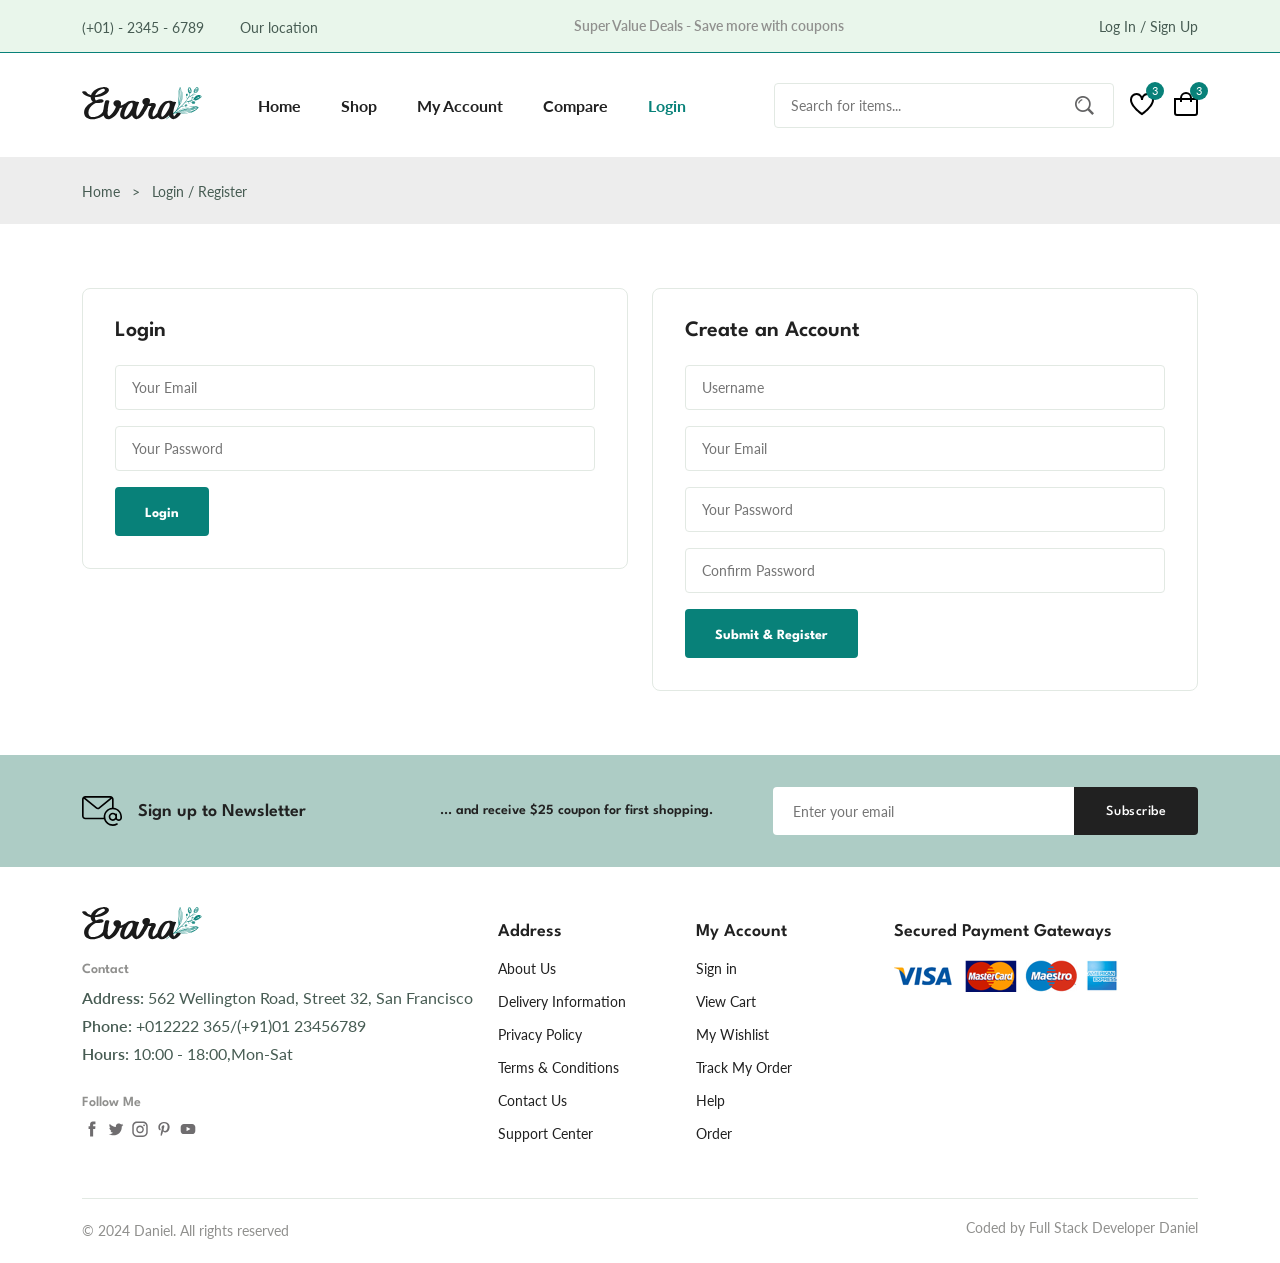
<file: login-register.html>
<!DOCTYPE html>
<html lang="en">

<head>
  <meta charset="UTF-8" />
  <meta name="viewport" content="width=device-width, initial-scale=1.0" />

  <!--=============== FLATICON ===============-->
  <link rel='stylesheet' href='https://cdn-uicons.flaticon.com/uicons-regular-straight/css/uicons-regular-straight.css'>

  <!--=============== SWIPER CSS ===============-->
  <link rel="stylesheet" href="https://cdn.jsdelivr.net/npm/swiper@9/swiper-bundle.min.css" />

  <!--=============== CSS ===============-->
  <link rel="stylesheet" href="assets/css/styles.css" />

  <title>Ecommerce Website</title>
</head>

<body>
  <!--=============== HEADER ===============-->
  <header class="header">
    <div class="header__top">
      <div class="header__container container">
        <div class="header__contact">
          <span>(+01) - 2345 - 6789</span>

          <span> Our location</span>
        </div>

        <p class="header__alert-news">
          Super Value Deals - Save more with coupons
        </p>

        <a href="login-register.html" class="header__top-action">
          Log In / Sign Up
        </a>
      </div>
    </div>

    <nav class="nav container">
      <a href="index.html" class="nav__logo">
        <img src="assets/img/logo.svg" alt="" class="nav__logo-img">
      </a>

      <div class="nav__menu" id="nav-menu">
        <div class="nav__menu-top">
          <a href="index.html" class="nav__menu-logo">
            <img src="assets/img/logo.svg" alt="">
          </a>

          <div class="nav__close" id="nav-close">
            <i class="fi fi-rs-cross-small"></i>
          </div>
        </div>

        <ul class="nav__list">

          <li class="nav__item">
            <a href="index.html" class="nav__link">Home</a>
          </li>

          <li class="nav__item">
            <a href="shop.html" class="nav__link">Shop</a>
          </li>

          <li class="nav__item">
            <a href="accounts.html" class="nav__link">My Account</a>
          </li>

          <li class="nav__item">
            <a href="compare.html" class="nav__link">Compare</a>
          </li>

          <li class="nav__item">
            <a href="login-register.html" class="nav__link active-link">Login</a>
          </li>

        </ul>

        <div class="header__search">
          <input type="text" placeholder="Search for items..." class="form__input">
          <button class="search__btn">
            <img src="assets/img/search.png" alt="">
          </button>
        </div>
      </div>

      <div class="header__user-actions">
        <a href="wishlist.html" class="header__action-btn">
          <img src="assets/img/icon-heart.svg" alt="">
          <span class="count">3</span>
        </a>

        <a href="cart.html" class="header__action-btn">
          <img src="assets/img/icon-cart.svg" alt="">
          <span class="count">3</span>
        </a>

        <div class="header__action-btn nav__toggle" id="nav-toggle">
          <img src="assets/img/menu-burger.svg" alt="">
        </div>
      </div>
    </nav>
  </header>

  <!--=============== MAIN ===============-->
  <main class="main">
    <!--=============== BREADCRUMB ===============-->
    <section class="breadcrumb">
      <ul class="breadcrumb__list flex container">
        <li><a href="index.html" class="breadcrumb__link">Home</a></li>
        <li><span class="breadcrumb__link">></span></li>
        <li><span class="breadcrumb__link">Login / Register</span></li>
      </ul>
    </section>

    <!--=============== LOGIN-REGISTER ===============-->
    <section class="login-register section--lg">
      <div class="login-register__container container grid">
        <div class="login">
          <h3 class="section__title">Login</h3>

          <form action="" class="form grid">
            <input type="email" class="form__input" placeholder="Your Email">
            <input type="password" class="form__input" placeholder="Your Password">

            <div class="form__btn">
              <button class="btn">Login</button>
            </div>
          </form>
        </div>

        <div class="register">
          <h3 class="section__title">Create an Account</h3>

          <form action="" class="form grid">
            <input type="text" class="form__input" placeholder="Username">
            <input type="email" class="form__input" placeholder="Your Email">
            <input type="password" class="form__input" placeholder="Your Password">
            <input type="password" class="form__input" placeholder="Confirm Password">

            <div class="form__btn">
              <button class="btn">Submit & Register</button>
            </div>
          </form>
        </div>
      </div>
    </section>

    <!--=============== NEWSLETTER ===============-->
    <section class="newsletter section">
      <div class="newsletter__container container grid">
        <h3 class="newsletter__title flex">
          <img src="assets/img/icon-email.svg" alt="" class="newsletter__icon">
          Sign up to Newsletter
        </h3>

        <p class="newsletter__description">... and receive $25 coupon for first shopping.</p>

        <form action="" class="newsletter__form">
          <input type="text" placeholder="Enter your email" class="newsletter__input">
          <button type="submit" class="newsletter__btn">Subscribe</button>
        </form>
      </div>
    </section>
  </main>

  <!--=============== FOOTER ===============-->
  <footer class="footer container">
    <div class="footer__container grid">
      <div class="footer__content">
        <a href="index.html" class="footer__logo">
          <img src="assets/img/logo.svg" alt="" class="footer__logo-img">
        </a>

        <h4 class="footer__subtitle">Contact</h4>

        <p class="footer__description">
          <span>Address:</span> 562 Wellington Road, Street 32, San Francisco
        </p>

        <p class="footer__description">
          <span>Phone:</span> +012222 365/(+91)01 23456789
        </p>

        <p class="footer__description">
          <span>Hours:</span> 10:00 - 18:00,Mon-Sat
        </p>

        <div class="footer__social">
          <h4 class="footer__subtitle">Follow Me</h4>

          <div class="footer__social-links flex">
            <a href="">
              <img src="assets/img/icon-facebook.svg" alt="" class="footer__social-icon">
            </a>

            <a href="">
              <img src="assets/img/icon-twitter.svg" alt="" class="footer__social-icon">
            </a>

            <a href="">
              <img src="assets/img/icon-instagram.svg" alt="" class="footer__social-icon">
            </a>

            <a href="">
              <img src="assets/img/icon-pinterest.svg" alt="" class="footer__social-icon">
            </a>

            <a href="">
              <img src="assets/img/icon-youtube.svg" alt="" class="footer__social-icon">
            </a>
          </div>
        </div>

      </div>

      <div class="footer__content">
        <h3 class="footer__title">Address</h3>

        <ul class="footer__links">
          <li><a href="" class="footer__link">About Us</a></li>
          <li><a href="" class="footer__link">Delivery Information</a></li>
          <li><a href="" class="footer__link">Privacy Policy</a></li>
          <li><a href="" class="footer__link">Terms & Conditions</a></li>
          <li><a href="" class="footer__link">Contact Us</a></li>
          <li><a href="" class="footer__link">Support Center</a></li>
        </ul>
      </div>

      <div class="footer__content">
        <h3 class="footer__title">My Account</h3>

        <ul class="footer__links">
          <li><a href="" class="footer__link">Sign in</a></li>
          <li><a href="" class="footer__link">View Cart</a></li>
          <li><a href="" class="footer__link">My Wishlist</a></li>
          <li><a href="" class="footer__link">Track My Order</a></li>
          <li><a href="" class="footer__link">Help</a></li>
          <li><a href="" class="footer__link">Order</a></li>
        </ul>
      </div>

      <div class="footer__content">
        <h3 class="footer__title">Secured Payment Gateways</h3>

        <img src="assets/img/payment-method.png" alt="" class="payment__img">
      </div>
    </div>

    <div class="footer__bottom">
      <p class="copyright">&copy; 2024 Daniel. All rights reserved</p>
      <span class="designer">Coded by Full Stack Developer Daniel</span>
    </div>
  </footer>

  <!--=============== SWIPER JS ===============-->
  <script src="https://cdn.jsdelivr.net/npm/swiper@9/swiper-bundle.min.js"></script>

  <!--=============== MAIN JS ===============-->
  <script src="assets/js/main.js"></script>
</body>

</html>
</file>
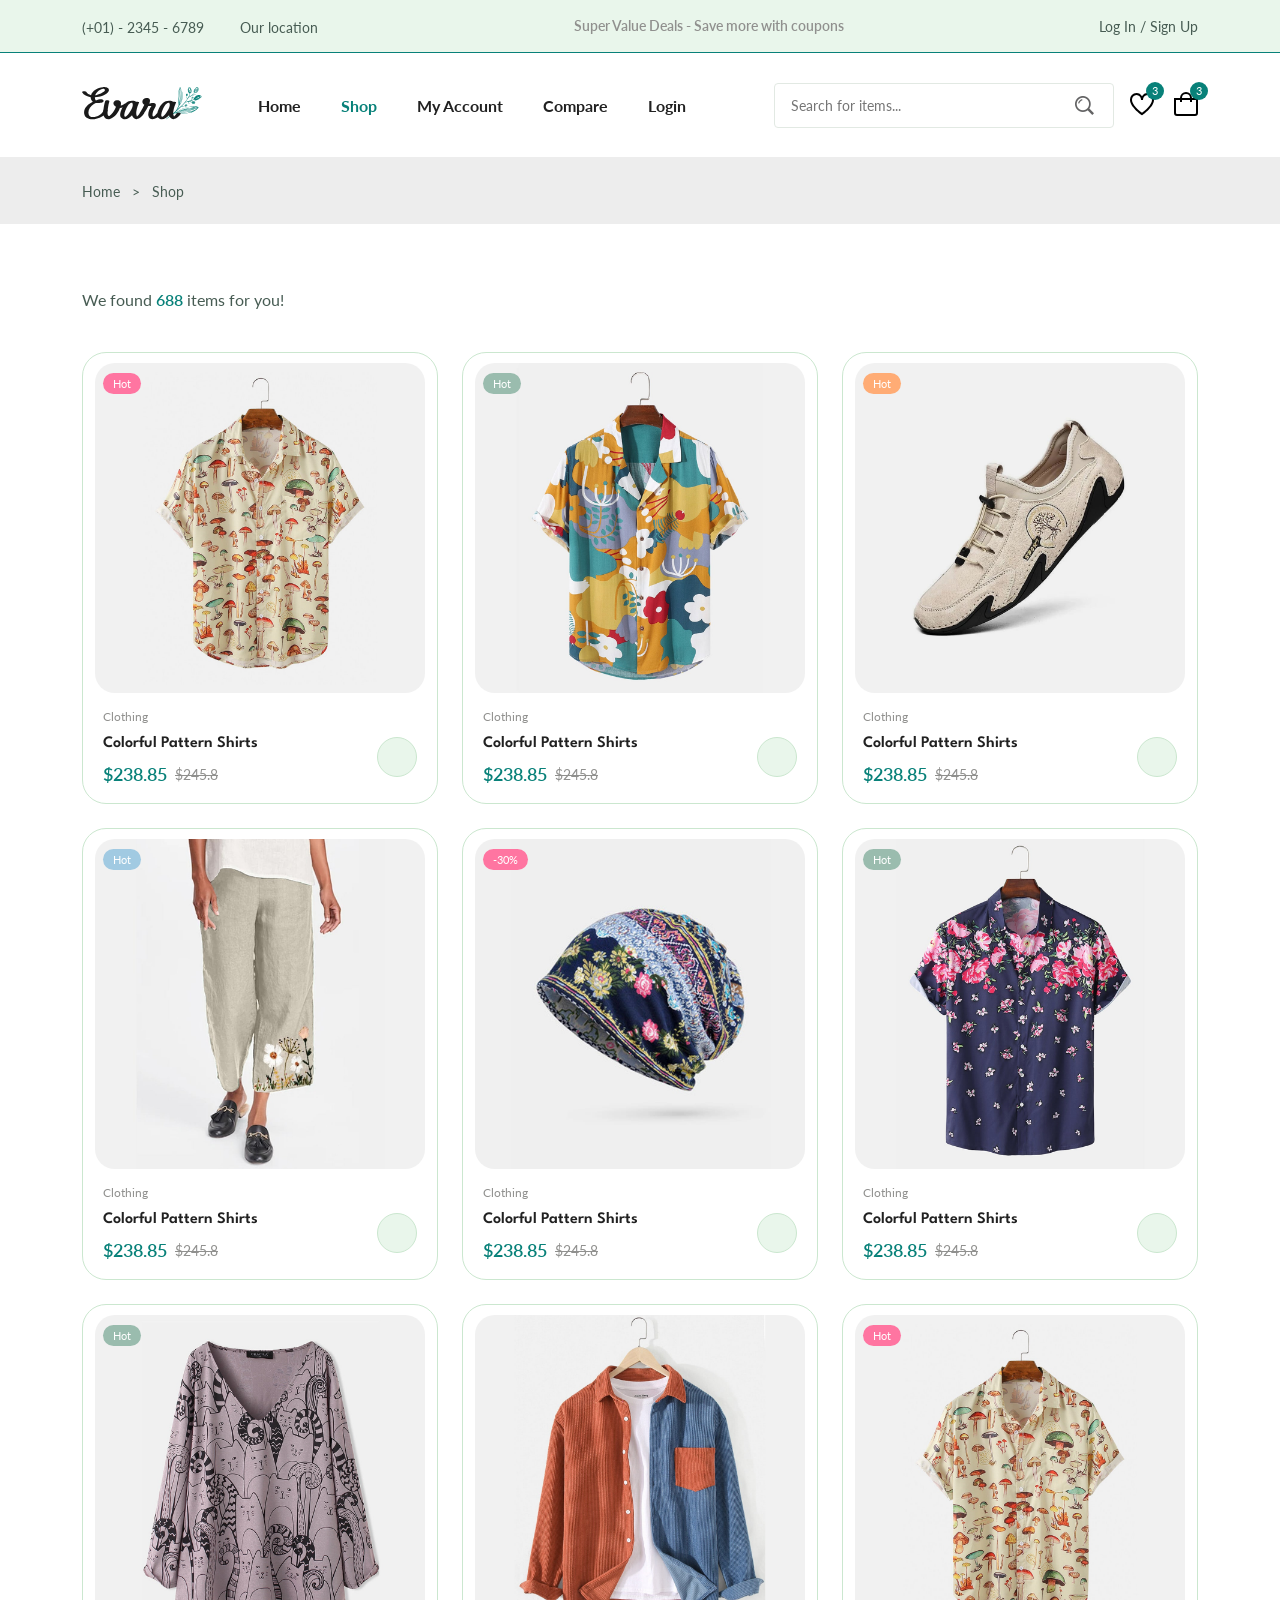
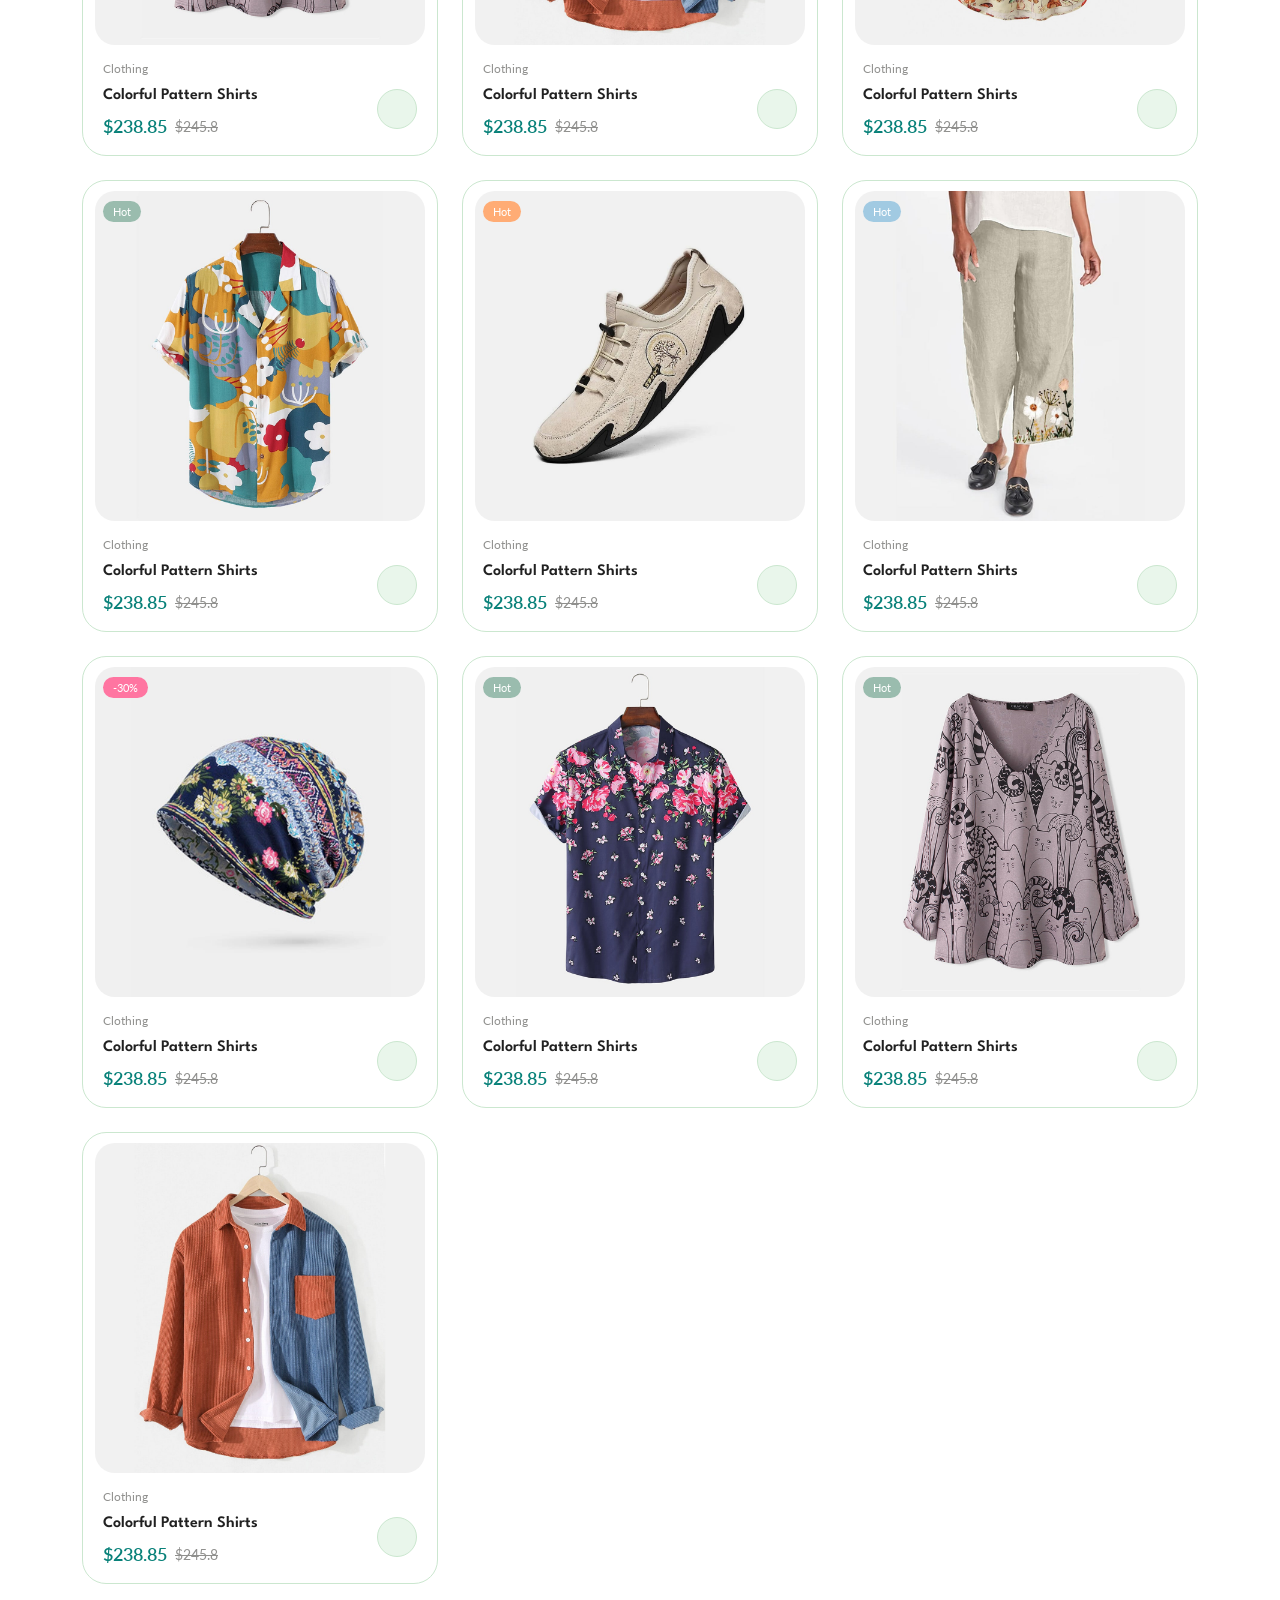
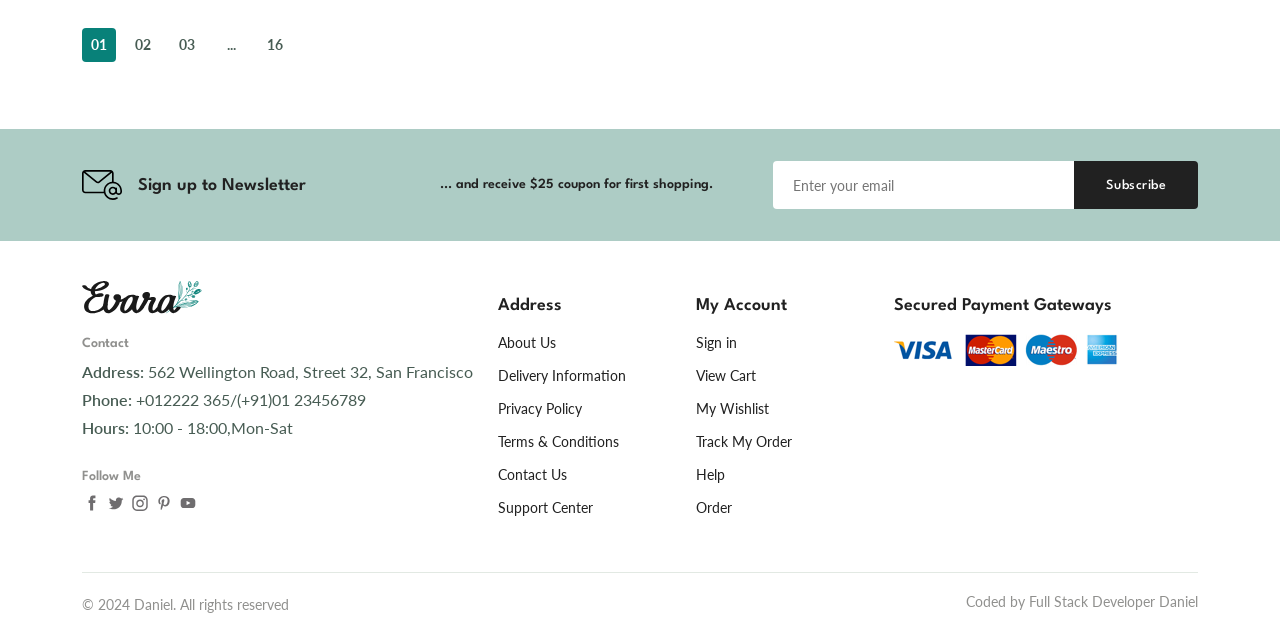
<file: shop.html>
<!DOCTYPE html>
<html lang="en">

<head>
  <meta charset="UTF-8" />
  <meta name="viewport" content="width=device-width, initial-scale=1.0" />

  <!--=============== FLATICON ===============-->
  <link rel='stylesheet' href='https://cdn-uicons.flaticon.com/uicons-regular-straight/css/uicons-regular-straight.css'>

  <!--=============== SWIPER CSS ===============-->
  <link rel="stylesheet" href="https://cdn.jsdelivr.net/npm/swiper@9/swiper-bundle.min.css" />

  <!--=============== CSS ===============-->
  <link rel="stylesheet" href="assets/css/styles.css" />

  <title>Ecommerce Website</title>
</head>

<body>
  <!--=============== HEADER ===============-->
  <header class="header">
    <div class="header__top">
      <div class="header__container container">
        <div class="header__contact">
          <span>(+01) - 2345 - 6789</span>

          <span> Our location</span>
        </div>

        <p class="header__alert-news">
          Super Value Deals - Save more with coupons
        </p>

        <a href="login-register.html" class="header__top-action">
          Log In / Sign Up
        </a>
      </div>
    </div>

    <nav class="nav container">
      <a href="index.html" class="nav__logo">
        <img src="assets/img/logo.svg" alt="" class="nav__logo-img">
      </a>

      <div class="nav__menu" id="nav-menu">
        <div class="nav__menu-top">
          <a href="index.html" class="nav__menu-logo">
            <img src="assets/img/logo.svg" alt="">
          </a>

          <div class="nav__close" id="nav-close">
            <i class="fi fi-rs-cross-small"></i>
          </div>
        </div>

        <ul class="nav__list">

          <li class="nav__item">
            <a href="index.html" class="nav__link">Home</a>
          </li>

          <li class="nav__item">
            <a href="shop.html" class="nav__link active-link">Shop</a>
          </li>

          <li class="nav__item">
            <a href="accounts.html" class="nav__link">My Account</a>
          </li>

          <li class="nav__item">
            <a href="compare.html" class="nav__link">Compare</a>
          </li>

          <li class="nav__item">
            <a href="login-register.html" class="nav__link">Login</a>
          </li>

        </ul>

        <div class="header__search">
          <input type="text" placeholder="Search for items..." class="form__input">
          <button class="search__btn">
            <img src="assets/img/search.png" alt="">
          </button>
        </div>
      </div>

      <div class="header__user-actions">
        <a href="wishlist.html" class="header__action-btn">
          <img src="assets/img/icon-heart.svg" alt="">
          <span class="count">3</span>
        </a>

        <a href="cart.html" class="header__action-btn">
          <img src="assets/img/icon-cart.svg" alt="">
          <span class="count">3</span>
        </a>

        <div class="header__action-btn nav__toggle" id="nav-toggle">
          <img src="assets/img/menu-burger.svg" alt="">
        </div>
      </div>
    </nav>
  </header>

  <!--=============== MAIN ===============-->
  <main class="main">
    <!--=============== BREADCRUMB ===============-->
    <section class="breadcrumb">
      <ul class="breadcrumb__list flex container">
        <li><a href="index.html" class="breadcrumb__link">Home</a></li>
        <li><span class="breadcrumb__link">></span></li>
        <li><span class="breadcrumb__link">Shop</span></li>
      </ul>
    </section>

    <!--=============== PRODUCTS ===============-->
    <section class="products section--lg container">
      <p class="total__products">We found <span>688</span> items for you!</p>

      <div class="products__container grid">

        <div class="product__item">
          <div class="product__banner">
            <a href="details.html" class="product__images">
              <img src="assets/img/product-1-1.jpg" alt="" class="product__img default">
              <img src="assets/img/product-1-2.jpg" alt="" class="product__img hover">
            </a>

            <div class="product__actions">
              <a href="#" class="action__btn" aria-label="Quick View">
                <i class="fi fi-rs-eye"></i>
              </a>
              <a href="#" class="action__btn" aria-label="Add to Wishlist">
                <i class="fi fi-rs-heart"></i>
              </a>
              <a href="#" class="action__btn" aria-label="Compare">
                <i class="fi fi-rs-shuffle"></i>
              </a>
            </div>

            <div class="product__badge light-pink">Hot</div>

          </div>

          <div class="product__content">
            <span class="product__category">Clothing</span>
            <a href="details.html">
              <h3 class="product__title">Colorful Pattern Shirts</h3>
            </a>
            <div class="product__rating">
              <i class="fi fi-rs-star"></i>
              <i class="fi fi-rs-star"></i>
              <i class="fi fi-rs-star"></i>
              <i class="fi fi-rs-star"></i>
              <i class="fi fi-rs-star"></i>
            </div>
            <div class="product__price flex">
              <span class="new__price">$238.85</span>
              <span class="old__price">$245.8</span>
            </div>

            <a href="#" class="action__btn cart__btn" aria-label="Add To Cart">
              <i class="fi fi-rs-shopping-bag-add"></i>
            </a>
          </div>
        </div>

        <div class="product__item">
          <div class="product__banner">
            <a href="details.html" class="product__images">
              <img src="assets/img/product-2-1.jpg" alt="" class="product__img default">
              <img src="assets/img/product-2-2.jpg" alt="" class="product__img hover">
            </a>

            <div class="product__actions">
              <a href="#" class="action__btn" aria-label="Quick View">
                <i class="fi fi-rs-eye"></i>
              </a>
              <a href="#" class="action__btn" aria-label="Add to Wishlist">
                <i class="fi fi-rs-heart"></i>
              </a>
              <a href="#" class="action__btn" aria-label="Compare">
                <i class="fi fi-rs-shuffle"></i>
              </a>
            </div>

            <div class="product__badge light-green">Hot</div>

          </div>

          <div class="product__content">
            <span class="product__category">Clothing</span>
            <a href="details.html">
              <h3 class="product__title">Colorful Pattern Shirts</h3>
            </a>
            <div class="product__rating">
              <i class="fi fi-rs-star"></i>
              <i class="fi fi-rs-star"></i>
              <i class="fi fi-rs-star"></i>
              <i class="fi fi-rs-star"></i>
              <i class="fi fi-rs-star"></i>
            </div>
            <div class="product__price flex">
              <span class="new__price">$238.85</span>
              <span class="old__price">$245.8</span>
            </div>

            <a href="#" class="action__btn cart__btn" aria-label="Add To Cart">
              <i class="fi fi-rs-shopping-bag-add"></i>
            </a>
          </div>
        </div>

        <div class="product__item">
          <div class="product__banner">
            <a href="details.html" class="product__images">
              <img src="assets/img/product-3-1.jpg" alt="" class="product__img default">
              <img src="assets/img/product-3-2.jpg" alt="" class="product__img hover">
            </a>

            <div class="product__actions">
              <a href="#" class="action__btn" aria-label="Quick View">
                <i class="fi fi-rs-eye"></i>
              </a>
              <a href="#" class="action__btn" aria-label="Add to Wishlist">
                <i class="fi fi-rs-heart"></i>
              </a>
              <a href="#" class="action__btn" aria-label="Compare">
                <i class="fi fi-rs-shuffle"></i>
              </a>
            </div>

            <div class="product__badge light-orange">Hot</div>

          </div>

          <div class="product__content">
            <span class="product__category">Clothing</span>
            <a href="details.html">
              <h3 class="product__title">Colorful Pattern Shirts</h3>
            </a>
            <div class="product__rating">
              <i class="fi fi-rs-star"></i>
              <i class="fi fi-rs-star"></i>
              <i class="fi fi-rs-star"></i>
              <i class="fi fi-rs-star"></i>
              <i class="fi fi-rs-star"></i>
            </div>
            <div class="product__price flex">
              <span class="new__price">$238.85</span>
              <span class="old__price">$245.8</span>
            </div>

            <a href="#" class="action__btn cart__btn" aria-label="Add To Cart">
              <i class="fi fi-rs-shopping-bag-add"></i>
            </a>
          </div>
        </div>

        <div class="product__item">
          <div class="product__banner">
            <a href="details.html" class="product__images">
              <img src="assets/img/product-4-1.jpg" alt="" class="product__img default">
              <img src="assets/img/product-4-2.jpg" alt="" class="product__img hover">
            </a>

            <div class="product__actions">
              <a href="#" class="action__btn" aria-label="Quick View">
                <i class="fi fi-rs-eye"></i>
              </a>
              <a href="#" class="action__btn" aria-label="Add to Wishlist">
                <i class="fi fi-rs-heart"></i>
              </a>
              <a href="#" class="action__btn" aria-label="Compare">
                <i class="fi fi-rs-shuffle"></i>
              </a>
            </div>

            <div class="product__badge light-blue">Hot</div>

          </div>

          <div class="product__content">
            <span class="product__category">Clothing</span>
            <a href="details.html">
              <h3 class="product__title">Colorful Pattern Shirts</h3>
            </a>
            <div class="product__rating">
              <i class="fi fi-rs-star"></i>
              <i class="fi fi-rs-star"></i>
              <i class="fi fi-rs-star"></i>
              <i class="fi fi-rs-star"></i>
              <i class="fi fi-rs-star"></i>
            </div>
            <div class="product__price flex">
              <span class="new__price">$238.85</span>
              <span class="old__price">$245.8</span>
            </div>

            <a href="#" class="action__btn cart__btn" aria-label="Add To Cart">
              <i class="fi fi-rs-shopping-bag-add"></i>
            </a>
          </div>
        </div>

        <div class="product__item">
          <div class="product__banner">
            <a href="details.html" class="product__images">
              <img src="assets/img/product-5-1.jpg" alt="" class="product__img default">
              <img src="assets/img/product-5-2.jpg" alt="" class="product__img hover">
            </a>

            <div class="product__actions">
              <a href="#" class="action__btn" aria-label="Quick View">
                <i class="fi fi-rs-eye"></i>
              </a>
              <a href="#" class="action__btn" aria-label="Add to Wishlist">
                <i class="fi fi-rs-heart"></i>
              </a>
              <a href="#" class="action__btn" aria-label="Compare">
                <i class="fi fi-rs-shuffle"></i>
              </a>
            </div>

            <div class="product__badge light-pink">-30%</div>

          </div>

          <div class="product__content">
            <span class="product__category">Clothing</span>
            <a href="details.html">
              <h3 class="product__title">Colorful Pattern Shirts</h3>
            </a>
            <div class="product__rating">
              <i class="fi fi-rs-star"></i>
              <i class="fi fi-rs-star"></i>
              <i class="fi fi-rs-star"></i>
              <i class="fi fi-rs-star"></i>
              <i class="fi fi-rs-star"></i>
            </div>
            <div class="product__price flex">
              <span class="new__price">$238.85</span>
              <span class="old__price">$245.8</span>
            </div>

            <a href="#" class="action__btn cart__btn" aria-label="Add To Cart">
              <i class="fi fi-rs-shopping-bag-add"></i>
            </a>
          </div>
        </div>

        <div class="product__item">
          <div class="product__banner">
            <a href="details.html" class="product__images">
              <img src="assets/img/product-6-1.jpg" alt="" class="product__img default">
              <img src="assets/img/product-6-2.jpg" alt="" class="product__img hover">
            </a>

            <div class="product__actions">
              <a href="#" class="action__btn" aria-label="Quick View">
                <i class="fi fi-rs-eye"></i>
              </a>
              <a href="#" class="action__btn" aria-label="Add to Wishlist">
                <i class="fi fi-rs-heart"></i>
              </a>
              <a href="#" class="action__btn" aria-label="Compare">
                <i class="fi fi-rs-shuffle"></i>
              </a>
            </div>

            <div class="product__badge light-green">Hot</div>

          </div>

          <div class="product__content">
            <span class="product__category">Clothing</span>
            <a href="details.html">
              <h3 class="product__title">Colorful Pattern Shirts</h3>
            </a>
            <div class="product__rating">
              <i class="fi fi-rs-star"></i>
              <i class="fi fi-rs-star"></i>
              <i class="fi fi-rs-star"></i>
              <i class="fi fi-rs-star"></i>
              <i class="fi fi-rs-star"></i>
            </div>
            <div class="product__price flex">
              <span class="new__price">$238.85</span>
              <span class="old__price">$245.8</span>
            </div>

            <a href="#" class="action__btn cart__btn" aria-label="Add To Cart">
              <i class="fi fi-rs-shopping-bag-add"></i>
            </a>
          </div>
        </div>

        <div class="product__item">
          <div class="product__banner">
            <a href="details.html" class="product__images">
              <img src="assets/img/product-7-1.jpg" alt="" class="product__img default">
              <img src="assets/img/product-7-2.jpg" alt="" class="product__img hover">
            </a>

            <div class="product__actions">
              <a href="#" class="action__btn" aria-label="Quick View">
                <i class="fi fi-rs-eye"></i>
              </a>
              <a href="#" class="action__btn" aria-label="Add to Wishlist">
                <i class="fi fi-rs-heart"></i>
              </a>
              <a href="#" class="action__btn" aria-label="Compare">
                <i class="fi fi-rs-shuffle"></i>
              </a>
            </div>

            <div class="product__badge light-green">Hot</div>

          </div>

          <div class="product__content">
            <span class="product__category">Clothing</span>
            <a href="details.html">
              <h3 class="product__title">Colorful Pattern Shirts</h3>
            </a>
            <div class="product__rating">
              <i class="fi fi-rs-star"></i>
              <i class="fi fi-rs-star"></i>
              <i class="fi fi-rs-star"></i>
              <i class="fi fi-rs-star"></i>
              <i class="fi fi-rs-star"></i>
            </div>
            <div class="product__price flex">
              <span class="new__price">$238.85</span>
              <span class="old__price">$245.8</span>
            </div>

            <a href="#" class="action__btn cart__btn" aria-label="Add To Cart">
              <i class="fi fi-rs-shopping-bag-add"></i>
            </a>
          </div>
        </div>

        <div class="product__item">
          <div class="product__banner">
            <a href="details.html" class="product__images">
              <img src="assets/img/product-8-1.jpg" alt="" class="product__img default">
              <img src="assets/img/product-8-2.jpg" alt="" class="product__img hover">
            </a>

            <div class="product__actions">
              <a href="#" class="action__btn" aria-label="Quick View">
                <i class="fi fi-rs-eye"></i>
              </a>
              <a href="#" class="action__btn" aria-label="Add to Wishlist">
                <i class="fi fi-rs-heart"></i>
              </a>
              <a href="#" class="action__btn" aria-label="Compare">
                <i class="fi fi-rs-shuffle"></i>
              </a>
            </div>

          </div>

          <div class="product__content">
            <span class="product__category">Clothing</span>
            <a href="details.html">
              <h3 class="product__title">Colorful Pattern Shirts</h3>
            </a>
            <div class="product__rating">
              <i class="fi fi-rs-star"></i>
              <i class="fi fi-rs-star"></i>
              <i class="fi fi-rs-star"></i>
              <i class="fi fi-rs-star"></i>
              <i class="fi fi-rs-star"></i>
            </div>
            <div class="product__price flex">
              <span class="new__price">$238.85</span>
              <span class="old__price">$245.8</span>
            </div>

            <a href="#" class="action__btn cart__btn" aria-label="Add To Cart">
              <i class="fi fi-rs-shopping-bag-add"></i>
            </a>
          </div>
        </div>

        <div class="product__item">
          <div class="product__banner">
            <a href="details.html" class="product__images">
              <img src="assets/img/product-1-1.jpg" alt="" class="product__img default">
              <img src="assets/img/product-1-2.jpg" alt="" class="product__img hover">
            </a>

            <div class="product__actions">
              <a href="#" class="action__btn" aria-label="Quick View">
                <i class="fi fi-rs-eye"></i>
              </a>
              <a href="#" class="action__btn" aria-label="Add to Wishlist">
                <i class="fi fi-rs-heart"></i>
              </a>
              <a href="#" class="action__btn" aria-label="Compare">
                <i class="fi fi-rs-shuffle"></i>
              </a>
            </div>

            <div class="product__badge light-pink">Hot</div>

          </div>

          <div class="product__content">
            <span class="product__category">Clothing</span>
            <a href="details.html">
              <h3 class="product__title">Colorful Pattern Shirts</h3>
            </a>
            <div class="product__rating">
              <i class="fi fi-rs-star"></i>
              <i class="fi fi-rs-star"></i>
              <i class="fi fi-rs-star"></i>
              <i class="fi fi-rs-star"></i>
              <i class="fi fi-rs-star"></i>
            </div>
            <div class="product__price flex">
              <span class="new__price">$238.85</span>
              <span class="old__price">$245.8</span>
            </div>

            <a href="#" class="action__btn cart__btn" aria-label="Add To Cart">
              <i class="fi fi-rs-shopping-bag-add"></i>
            </a>
          </div>
        </div>

        <div class="product__item">
          <div class="product__banner">
            <a href="details.html" class="product__images">
              <img src="assets/img/product-2-1.jpg" alt="" class="product__img default">
              <img src="assets/img/product-2-2.jpg" alt="" class="product__img hover">
            </a>

            <div class="product__actions">
              <a href="#" class="action__btn" aria-label="Quick View">
                <i class="fi fi-rs-eye"></i>
              </a>
              <a href="#" class="action__btn" aria-label="Add to Wishlist">
                <i class="fi fi-rs-heart"></i>
              </a>
              <a href="#" class="action__btn" aria-label="Compare">
                <i class="fi fi-rs-shuffle"></i>
              </a>
            </div>

            <div class="product__badge light-green">Hot</div>

          </div>

          <div class="product__content">
            <span class="product__category">Clothing</span>
            <a href="details.html">
              <h3 class="product__title">Colorful Pattern Shirts</h3>
            </a>
            <div class="product__rating">
              <i class="fi fi-rs-star"></i>
              <i class="fi fi-rs-star"></i>
              <i class="fi fi-rs-star"></i>
              <i class="fi fi-rs-star"></i>
              <i class="fi fi-rs-star"></i>
            </div>
            <div class="product__price flex">
              <span class="new__price">$238.85</span>
              <span class="old__price">$245.8</span>
            </div>

            <a href="#" class="action__btn cart__btn" aria-label="Add To Cart">
              <i class="fi fi-rs-shopping-bag-add"></i>
            </a>
          </div>
        </div>

        <div class="product__item">
          <div class="product__banner">
            <a href="details.html" class="product__images">
              <img src="assets/img/product-3-1.jpg" alt="" class="product__img default">
              <img src="assets/img/product-3-2.jpg" alt="" class="product__img hover">
            </a>

            <div class="product__actions">
              <a href="#" class="action__btn" aria-label="Quick View">
                <i class="fi fi-rs-eye"></i>
              </a>
              <a href="#" class="action__btn" aria-label="Add to Wishlist">
                <i class="fi fi-rs-heart"></i>
              </a>
              <a href="#" class="action__btn" aria-label="Compare">
                <i class="fi fi-rs-shuffle"></i>
              </a>
            </div>

            <div class="product__badge light-orange">Hot</div>

          </div>

          <div class="product__content">
            <span class="product__category">Clothing</span>
            <a href="details.html">
              <h3 class="product__title">Colorful Pattern Shirts</h3>
            </a>
            <div class="product__rating">
              <i class="fi fi-rs-star"></i>
              <i class="fi fi-rs-star"></i>
              <i class="fi fi-rs-star"></i>
              <i class="fi fi-rs-star"></i>
              <i class="fi fi-rs-star"></i>
            </div>
            <div class="product__price flex">
              <span class="new__price">$238.85</span>
              <span class="old__price">$245.8</span>
            </div>

            <a href="#" class="action__btn cart__btn" aria-label="Add To Cart">
              <i class="fi fi-rs-shopping-bag-add"></i>
            </a>
          </div>
        </div>

        <div class="product__item">
          <div class="product__banner">
            <a href="details.html" class="product__images">
              <img src="assets/img/product-4-1.jpg" alt="" class="product__img default">
              <img src="assets/img/product-4-2.jpg" alt="" class="product__img hover">
            </a>

            <div class="product__actions">
              <a href="#" class="action__btn" aria-label="Quick View">
                <i class="fi fi-rs-eye"></i>
              </a>
              <a href="#" class="action__btn" aria-label="Add to Wishlist">
                <i class="fi fi-rs-heart"></i>
              </a>
              <a href="#" class="action__btn" aria-label="Compare">
                <i class="fi fi-rs-shuffle"></i>
              </a>
            </div>

            <div class="product__badge light-blue">Hot</div>

          </div>

          <div class="product__content">
            <span class="product__category">Clothing</span>
            <a href="details.html">
              <h3 class="product__title">Colorful Pattern Shirts</h3>
            </a>
            <div class="product__rating">
              <i class="fi fi-rs-star"></i>
              <i class="fi fi-rs-star"></i>
              <i class="fi fi-rs-star"></i>
              <i class="fi fi-rs-star"></i>
              <i class="fi fi-rs-star"></i>
            </div>
            <div class="product__price flex">
              <span class="new__price">$238.85</span>
              <span class="old__price">$245.8</span>
            </div>

            <a href="#" class="action__btn cart__btn" aria-label="Add To Cart">
              <i class="fi fi-rs-shopping-bag-add"></i>
            </a>
          </div>
        </div>

        <div class="product__item">
          <div class="product__banner">
            <a href="details.html" class="product__images">
              <img src="assets/img/product-5-1.jpg" alt="" class="product__img default">
              <img src="assets/img/product-5-2.jpg" alt="" class="product__img hover">
            </a>

            <div class="product__actions">
              <a href="#" class="action__btn" aria-label="Quick View">
                <i class="fi fi-rs-eye"></i>
              </a>
              <a href="#" class="action__btn" aria-label="Add to Wishlist">
                <i class="fi fi-rs-heart"></i>
              </a>
              <a href="#" class="action__btn" aria-label="Compare">
                <i class="fi fi-rs-shuffle"></i>
              </a>
            </div>

            <div class="product__badge light-pink">-30%</div>

          </div>

          <div class="product__content">
            <span class="product__category">Clothing</span>
            <a href="details.html">
              <h3 class="product__title">Colorful Pattern Shirts</h3>
            </a>
            <div class="product__rating">
              <i class="fi fi-rs-star"></i>
              <i class="fi fi-rs-star"></i>
              <i class="fi fi-rs-star"></i>
              <i class="fi fi-rs-star"></i>
              <i class="fi fi-rs-star"></i>
            </div>
            <div class="product__price flex">
              <span class="new__price">$238.85</span>
              <span class="old__price">$245.8</span>
            </div>

            <a href="#" class="action__btn cart__btn" aria-label="Add To Cart">
              <i class="fi fi-rs-shopping-bag-add"></i>
            </a>
          </div>
        </div>

        <div class="product__item">
          <div class="product__banner">
            <a href="details.html" class="product__images">
              <img src="assets/img/product-6-1.jpg" alt="" class="product__img default">
              <img src="assets/img/product-6-2.jpg" alt="" class="product__img hover">
            </a>

            <div class="product__actions">
              <a href="#" class="action__btn" aria-label="Quick View">
                <i class="fi fi-rs-eye"></i>
              </a>
              <a href="#" class="action__btn" aria-label="Add to Wishlist">
                <i class="fi fi-rs-heart"></i>
              </a>
              <a href="#" class="action__btn" aria-label="Compare">
                <i class="fi fi-rs-shuffle"></i>
              </a>
            </div>

            <div class="product__badge light-green">Hot</div>

          </div>

          <div class="product__content">
            <span class="product__category">Clothing</span>
            <a href="details.html">
              <h3 class="product__title">Colorful Pattern Shirts</h3>
            </a>
            <div class="product__rating">
              <i class="fi fi-rs-star"></i>
              <i class="fi fi-rs-star"></i>
              <i class="fi fi-rs-star"></i>
              <i class="fi fi-rs-star"></i>
              <i class="fi fi-rs-star"></i>
            </div>
            <div class="product__price flex">
              <span class="new__price">$238.85</span>
              <span class="old__price">$245.8</span>
            </div>

            <a href="#" class="action__btn cart__btn" aria-label="Add To Cart">
              <i class="fi fi-rs-shopping-bag-add"></i>
            </a>
          </div>
        </div>

        <div class="product__item">
          <div class="product__banner">
            <a href="details.html" class="product__images">
              <img src="assets/img/product-7-1.jpg" alt="" class="product__img default">
              <img src="assets/img/product-7-2.jpg" alt="" class="product__img hover">
            </a>

            <div class="product__actions">
              <a href="#" class="action__btn" aria-label="Quick View">
                <i class="fi fi-rs-eye"></i>
              </a>
              <a href="#" class="action__btn" aria-label="Add to Wishlist">
                <i class="fi fi-rs-heart"></i>
              </a>
              <a href="#" class="action__btn" aria-label="Compare">
                <i class="fi fi-rs-shuffle"></i>
              </a>
            </div>

            <div class="product__badge light-green">Hot</div>

          </div>

          <div class="product__content">
            <span class="product__category">Clothing</span>
            <a href="details.html">
              <h3 class="product__title">Colorful Pattern Shirts</h3>
            </a>
            <div class="product__rating">
              <i class="fi fi-rs-star"></i>
              <i class="fi fi-rs-star"></i>
              <i class="fi fi-rs-star"></i>
              <i class="fi fi-rs-star"></i>
              <i class="fi fi-rs-star"></i>
            </div>
            <div class="product__price flex">
              <span class="new__price">$238.85</span>
              <span class="old__price">$245.8</span>
            </div>

            <a href="#" class="action__btn cart__btn" aria-label="Add To Cart">
              <i class="fi fi-rs-shopping-bag-add"></i>
            </a>
          </div>
        </div>

        <div class="product__item">
          <div class="product__banner">
            <a href="details.html" class="product__images">
              <img src="assets/img/product-8-1.jpg" alt="" class="product__img default">
              <img src="assets/img/product-8-2.jpg" alt="" class="product__img hover">
            </a>

            <div class="product__actions">
              <a href="#" class="action__btn" aria-label="Quick View">
                <i class="fi fi-rs-eye"></i>
              </a>
              <a href="#" class="action__btn" aria-label="Add to Wishlist">
                <i class="fi fi-rs-heart"></i>
              </a>
              <a href="#" class="action__btn" aria-label="Compare">
                <i class="fi fi-rs-shuffle"></i>
              </a>
            </div>

          </div>

          <div class="product__content">
            <span class="product__category">Clothing</span>
            <a href="details.html">
              <h3 class="product__title">Colorful Pattern Shirts</h3>
            </a>
            <div class="product__rating">
              <i class="fi fi-rs-star"></i>
              <i class="fi fi-rs-star"></i>
              <i class="fi fi-rs-star"></i>
              <i class="fi fi-rs-star"></i>
              <i class="fi fi-rs-star"></i>
            </div>
            <div class="product__price flex">
              <span class="new__price">$238.85</span>
              <span class="old__price">$245.8</span>
            </div>

            <a href="#" class="action__btn cart__btn" aria-label="Add To Cart">
              <i class="fi fi-rs-shopping-bag-add"></i>
            </a>
          </div>
        </div>

      </div>

      <ul class="pagination">
        <li><a href="#" class="pagination__link active">01</a></li>
        <li><a href="#" class="pagination__link">02</a></li>
        <li><a href="#" class="pagination__link">03</a></li>
        <li><a href="#" class="pagination__link">...</a></li>
        <li><a href="#" class="pagination__link">16</a></li>
        <li>
          <a href="#" class="pagination__link icon">
            <i class="fi-rs-angle-double-small-right"></i>
          </a>
        </li>
      </ul>
    </section>

    <!--=============== NEWSLETTER ===============-->
    <section class="newsletter section">
      <div class="newsletter__container container grid">
        <h3 class="newsletter__title flex">
          <img src="assets/img/icon-email.svg" alt="" class="newsletter__icon">
          Sign up to Newsletter
        </h3>

        <p class="newsletter__description">... and receive $25 coupon for first shopping.</p>

        <form action="" class="newsletter__form">
          <input type="text" placeholder="Enter your email" class="newsletter__input">
          <button type="submit" class="newsletter__btn">Subscribe</button>
        </form>
      </div>
    </section>
  </main>

  <!--=============== FOOTER ===============-->
  <footer class="footer container">
    <div class="footer__container grid">
      <div class="footer__content">
        <a href="index.html" class="footer__logo">
          <img src="assets/img/logo.svg" alt="" class="footer__logo-img">
        </a>

        <h4 class="footer__subtitle">Contact</h4>

        <p class="footer__description">
          <span>Address:</span> 562 Wellington Road, Street 32, San Francisco
        </p>

        <p class="footer__description">
          <span>Phone:</span> +012222 365/(+91)01 23456789
        </p>

        <p class="footer__description">
          <span>Hours:</span> 10:00 - 18:00,Mon-Sat
        </p>

        <div class="footer__social">
          <h4 class="footer__subtitle">Follow Me</h4>

          <div class="footer__social-links flex">
            <a href="">
              <img src="assets/img/icon-facebook.svg" alt="" class="footer__social-icon">
            </a>

            <a href="">
              <img src="assets/img/icon-twitter.svg" alt="" class="footer__social-icon">
            </a>

            <a href="">
              <img src="assets/img/icon-instagram.svg" alt="" class="footer__social-icon">
            </a>

            <a href="">
              <img src="assets/img/icon-pinterest.svg" alt="" class="footer__social-icon">
            </a>

            <a href="">
              <img src="assets/img/icon-youtube.svg" alt="" class="footer__social-icon">
            </a>
          </div>
        </div>

      </div>

      <div class="footer__content">
        <h3 class="footer__title">Address</h3>

        <ul class="footer__links">
          <li><a href="" class="footer__link">About Us</a></li>
          <li><a href="" class="footer__link">Delivery Information</a></li>
          <li><a href="" class="footer__link">Privacy Policy</a></li>
          <li><a href="" class="footer__link">Terms & Conditions</a></li>
          <li><a href="" class="footer__link">Contact Us</a></li>
          <li><a href="" class="footer__link">Support Center</a></li>
        </ul>
      </div>

      <div class="footer__content">
        <h3 class="footer__title">My Account</h3>

        <ul class="footer__links">
          <li><a href="" class="footer__link">Sign in</a></li>
          <li><a href="" class="footer__link">View Cart</a></li>
          <li><a href="" class="footer__link">My Wishlist</a></li>
          <li><a href="" class="footer__link">Track My Order</a></li>
          <li><a href="" class="footer__link">Help</a></li>
          <li><a href="" class="footer__link">Order</a></li>
        </ul>
      </div>

      <div class="footer__content">
        <h3 class="footer__title">Secured Payment Gateways</h3>

        <img src="assets/img/payment-method.png" alt="" class="payment__img">
      </div>
    </div>

    <div class="footer__bottom">
      <p class="copyright">&copy; 2024 Daniel. All rights reserved</p>
      <span class="designer">Coded by Full Stack Developer Daniel</span>
    </div>
  </footer>

  <!--=============== SWIPER JS ===============-->
  <script src="https://cdn.jsdelivr.net/npm/swiper@9/swiper-bundle.min.js"></script>

  <!--=============== MAIN JS ===============-->
  <script src="assets/js/main.js"></script>
</body>

</html>
</file>
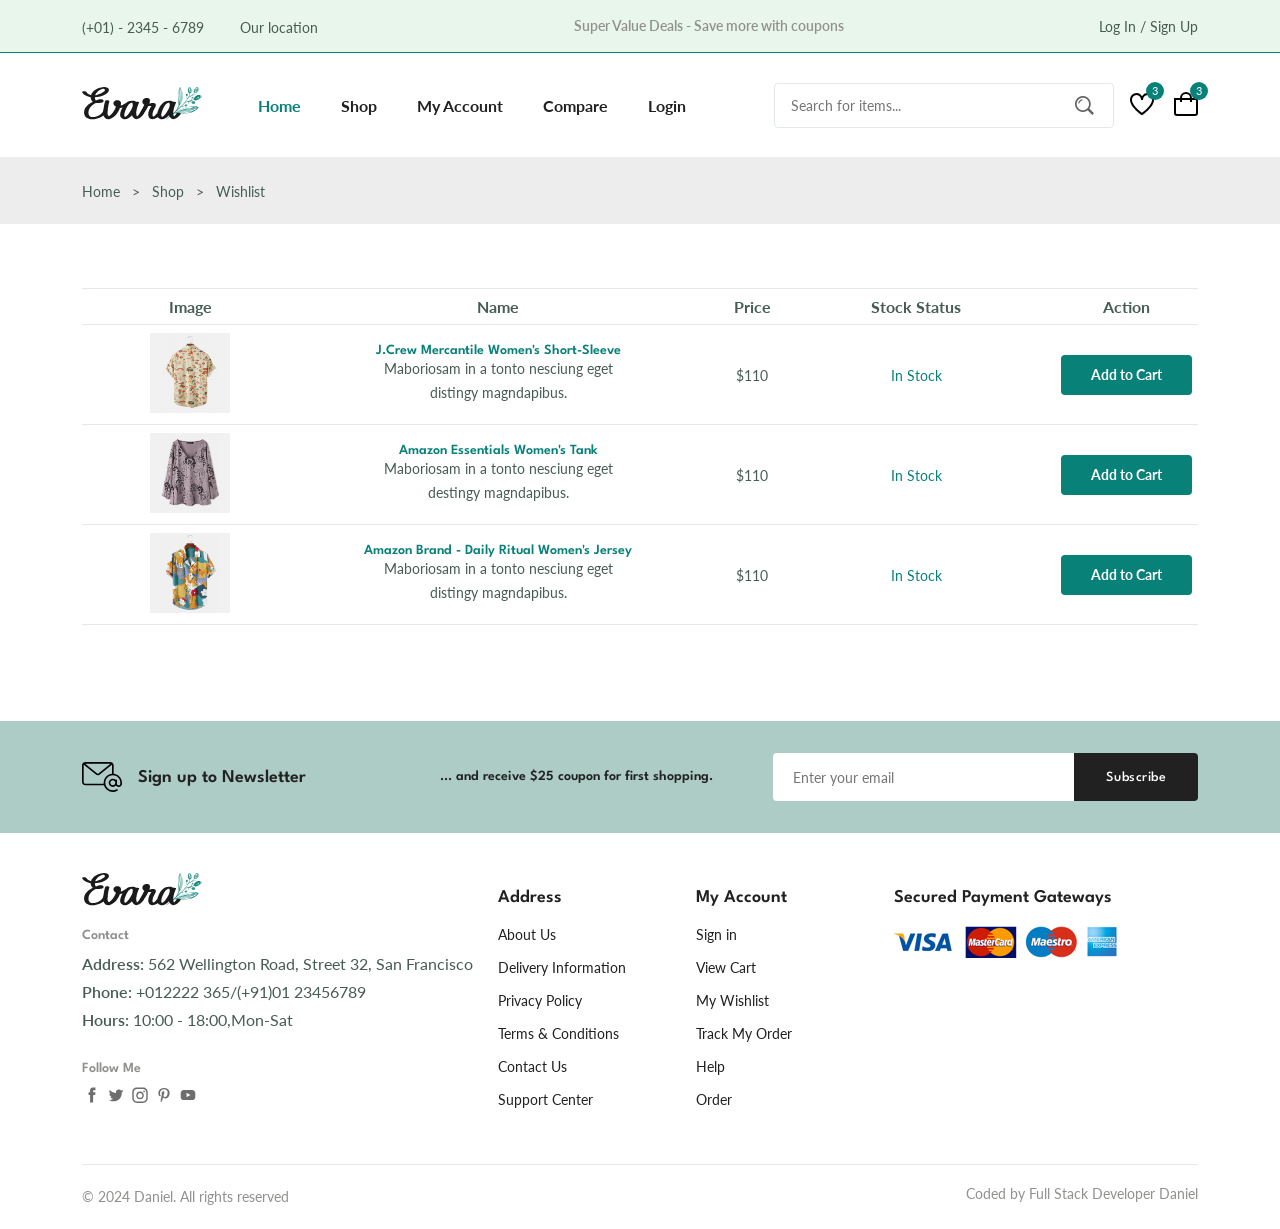
<file: wishlist.html>
<!DOCTYPE html>
<html lang="en">

<head>
  <meta charset="UTF-8" />
  <meta name="viewport" content="width=device-width, initial-scale=1.0" />

  <!--=============== FLATICON ===============-->
  <link rel='stylesheet' href='https://cdn-uicons.flaticon.com/uicons-regular-straight/css/uicons-regular-straight.css'>

  <!--=============== SWIPER CSS ===============-->
  <link rel="stylesheet" href="https://cdn.jsdelivr.net/npm/swiper@9/swiper-bundle.min.css" />

  <!--=============== CSS ===============-->
  <link rel="stylesheet" href="assets/css/styles.css" />

  <title>Ecommerce Website</title>
</head>

<body>
  <!--=============== HEADER ===============-->
  <header class="header">
    <div class="header__top">
      <div class="header__container container">
        <div class="header__contact">
          <span>(+01) - 2345 - 6789</span>

          <span> Our location</span>
        </div>

        <p class="header__alert-news">
          Super Value Deals - Save more with coupons
        </p>

        <a href="login-register.html" class="header__top-action">
          Log In / Sign Up
        </a>
      </div>
    </div>

    <nav class="nav container">
      <a href="index.html" class="nav__logo">
        <img src="assets/img/logo.svg" alt="" class="nav__logo-img">
      </a>

      <div class="nav__menu" id="nav-menu">
        <div class="nav__menu-top">
          <a href="index.html" class="nav__menu-logo">
            <img src="assets/img/logo.svg" alt="">
          </a>

          <div class="nav__close" id="nav-close">
            <i class="fi fi-rs-cross-small"></i>
          </div>
        </div>

        <ul class="nav__list">

          <li class="nav__item">
            <a href="index.html" class="nav__link active-link">Home</a>
          </li>

          <li class="nav__item">
            <a href="shop.html" class="nav__link">Shop</a>
          </li>

          <li class="nav__item">
            <a href="accounts.html" class="nav__link">My Account</a>
          </li>

          <li class="nav__item">
            <a href="compare.html" class="nav__link">Compare</a>
          </li>

          <li class="nav__item">
            <a href="login-register.html" class="nav__link">Login</a>
          </li>

        </ul>

        <div class="header__search">
          <input type="text" placeholder="Search for items..." class="form__input">
          <button class="search__btn">
            <img src="assets/img/search.png" alt="">
          </button>
        </div>
      </div>

      <div class="header__user-actions">
        <a href="wishlist.html" class="header__action-btn">
          <img src="assets/img/icon-heart.svg" alt="">
          <span class="count">3</span>
        </a>

        <a href="cart.html" class="header__action-btn">
          <img src="assets/img/icon-cart.svg" alt="">
          <span class="count">3</span>
        </a>

        <div class="header__action-btn nav__toggle" id="nav-toggle">
          <img src="assets/img/menu-burger.svg" alt="">
        </div>
      </div>
    </nav>
  </header>

  <!--=============== MAIN ===============-->
  <main class="main">
    <!--=============== BREADCRUMB ===============-->
    <section class="breadcrumb">
      <ul class="breadcrumb__list flex container">
        <li><a href="index.html" class="breadcrumb__link">Home</a></li>
        <li><span class="breadcrumb__link">></span></li>
        <li><span class="breadcrumb__link">Shop</span></li>
        <li><span class="breadcrumb__link">></span></li>
        <li><span class="breadcrumb__link">Wishlist</span></li>
      </ul>
    </section>

    <!--=============== WISHLIST ===============-->
    <section class="wishlist section--lg container">
      <div class="table__container">
        <table class="table">
          <tr>
            <th>Image</th>
            <th>Name</th>
            <th>Price</th>
            <th>Stock Status</th>
            <th>Action</th>
            <th>Remove</th>
          </tr>

          <tr>
            <td>
              <img src="assets/img/product-1-2.jpg" alt="" class="table__img">
            </td>

            <td>
              <h3 class="table__title">J.Crew Mercantile Women's Short-Sleeve</h3>
              <p class="table__description">Maboriosam in a tonto nesciung eget distingy magndapibus.</p>
            </td>

            <td>
              <span class="table__price">$110</span>
            </td>

            <td>
              <span class="table__stock">In Stock</span>
            </td>

            <td><a href="#" class="btn btn--sm">Add to Cart</a></td>

            <td><i class="fi fi-rs-trash table__trash"></i></td>
          </tr>

          <tr>
            <td>
              <img src="assets/img/product-7-1.jpg" alt="" class="table__img">
            </td>

            <td>
              <h3 class="table__title">Amazon Essentials Women's Tank</h3>
              <p class="table__description">Maboriosam in a tonto nesciung eget destingy magndapibus.</p>
            </td>

            <td>
              <span class="table__price">$110</span>
            </td>

            <td>
              <span class="table__stock">In Stock</span>
            </td>

            <td><a href="#" class="btn btn--sm">Add to Cart</a></td>

            <td><i class="fi fi-rs-trash table__trash"></i></td>
          </tr>

          <tr>
            <td>
              <img src="assets/img/product-2-1.jpg" alt="" class="table__img">
            </td>

            <td>
              <h3 class="table__title">Amazon Brand - Daily Ritual Women's Jersey</h3>
              <p class="table__description">Maboriosam in a tonto nesciung eget distingy magndapibus.</p>
            </td>

            <td>
              <span class="table__price">$110</span>
            </td>

            <td>
              <span class="table__stock">In Stock</span>
            </td>

            <td><a href="#" class="btn btn--sm">Add to Cart</a></td>

            <td><i class="fi fi-rs-trash table__trash"></i></td>
          </tr>
        </table>
      </div>
    </section>

    <!--=============== NEWSLETTER ===============-->
    <section class="newsletter section">
      <div class="newsletter__container container grid">
        <h3 class="newsletter__title flex">
          <img src="assets/img/icon-email.svg" alt="" class="newsletter__icon">
          Sign up to Newsletter
        </h3>

        <p class="newsletter__description">... and receive $25 coupon for first shopping.</p>

        <form action="" class="newsletter__form">
          <input type="text" placeholder="Enter your email" class="newsletter__input">
          <button type="submit" class="newsletter__btn">Subscribe</button>
        </form>
      </div>
    </section>
  </main>

  <!--=============== FOOTER ===============-->
  <footer class="footer container">
    <div class="footer__container grid">
      <div class="footer__content">
        <a href="index.html" class="footer__logo">
          <img src="assets/img/logo.svg" alt="" class="footer__logo-img">
        </a>

        <h4 class="footer__subtitle">Contact</h4>

        <p class="footer__description">
          <span>Address:</span> 562 Wellington Road, Street 32, San Francisco
        </p>

        <p class="footer__description">
          <span>Phone:</span> +012222 365/(+91)01 23456789
        </p>

        <p class="footer__description">
          <span>Hours:</span> 10:00 - 18:00,Mon-Sat
        </p>

        <div class="footer__social">
          <h4 class="footer__subtitle">Follow Me</h4>

          <div class="footer__social-links flex">
            <a href="">
              <img src="assets/img/icon-facebook.svg" alt="" class="footer__social-icon">
            </a>

            <a href="">
              <img src="assets/img/icon-twitter.svg" alt="" class="footer__social-icon">
            </a>

            <a href="">
              <img src="assets/img/icon-instagram.svg" alt="" class="footer__social-icon">
            </a>

            <a href="">
              <img src="assets/img/icon-pinterest.svg" alt="" class="footer__social-icon">
            </a>

            <a href="">
              <img src="assets/img/icon-youtube.svg" alt="" class="footer__social-icon">
            </a>
          </div>
        </div>

      </div>

      <div class="footer__content">
        <h3 class="footer__title">Address</h3>

        <ul class="footer__links">
          <li><a href="" class="footer__link">About Us</a></li>
          <li><a href="" class="footer__link">Delivery Information</a></li>
          <li><a href="" class="footer__link">Privacy Policy</a></li>
          <li><a href="" class="footer__link">Terms & Conditions</a></li>
          <li><a href="" class="footer__link">Contact Us</a></li>
          <li><a href="" class="footer__link">Support Center</a></li>
        </ul>
      </div>

      <div class="footer__content">
        <h3 class="footer__title">My Account</h3>

        <ul class="footer__links">
          <li><a href="" class="footer__link">Sign in</a></li>
          <li><a href="" class="footer__link">View Cart</a></li>
          <li><a href="" class="footer__link">My Wishlist</a></li>
          <li><a href="" class="footer__link">Track My Order</a></li>
          <li><a href="" class="footer__link">Help</a></li>
          <li><a href="" class="footer__link">Order</a></li>
        </ul>
      </div>

      <div class="footer__content">
        <h3 class="footer__title">Secured Payment Gateways</h3>

        <img src="assets/img/payment-method.png" alt="" class="payment__img">
      </div>
    </div>

    <div class="footer__bottom">
      <p class="copyright">&copy; 2024 Daniel. All rights reserved</p>
      <span class="designer">Coded by Full Stack Developer Daniel</span>
    </div>
  </footer>



  <!--=============== SWIPER JS ===============-->
  <script src="https://cdn.jsdelivr.net/npm/swiper@9/swiper-bundle.min.js"></script>

  <!--=============== MAIN JS ===============-->
  <script src="assets/js/main.js"></script>
</body>

</html>
</file>
<file: assets/css/styles.css>
/*=============== GOOGLE FONTS ===============*/
@import url('https://fonts.googleapis.com/css2?family=Lato:wght@400;700&family=Spartan:wght@400;500;600;700&display=swap');

/*=============== VARIABLES CSS ===============*/
:root {
  --header-height: 4rem;

  /*========== Colors ==========*/
  /* Color mode HSL(hue, saturation, lightness) */
  --first-color: hsl(176, 88%, 27%);
  --first-color-alt: hsl(129, 44%, 94%);
  --second-color: hsl(34, 94%, 87%);
  --title-color: hsl(0, 0%, 13%);
  --text-color: hsl(154, 13%, 32%);
  --text-color-light: hsl(60, 1%, 56%);
  --body-color: hsl(0, 0%, 100%);
  --container-color: hsl(0, 0%, 93%);
  --border-color: hsl(129, 36%, 85%);
  --border-color-alt: hsl(133, 15%, 90%);

  /*========== Font and typography ==========*/
  /* .5rem = 8px | 1rem = 16px ... */
  --body-font: 'Lato', sans-serif;
  --second-font: 'Spartan', sans-serif;
  --big-font-size: 3.5rem;
  --h1-font-size: 2.75rem;
  --h2-font-size: 2rem;
  --h3-font-size: 1.75rem;
  --h4-font-size: 1.375rem;
  --large-font-size: 1.125rem;
  --normal-font-size: 1rem;
  --small-font-size: 0.875rem;
  --smaller-font-size: 0.75rem;
  --tiny-font-size: 0.6875rem;

  /*========== Font weight ==========*/
  --weight-400: 400;
  --weight-500: 500;
  --weight-600: 600;
  --weight-700: 700;

  /*========== Transition ==========*/
  --transition: cubic-bezier(0, 0, 0.05, 1);
}

/* Responsive typography */
@media screen and (max-width: 1200px) {
  :root {
    --big-font-size: 2.25rem;
    --h1-font-size: 2rem;
    --h2-font-size: 1.375rem;
    --h3-font-size: 1.25rem;
    --h4-font-size: 1.125rem;
    --large-font-size: 1rem;
    --normal-font-size: 0.9375rem;
    --small-font-size: 0.8125rem;
    --smaller-font-size: 0.6875rem;
    --tiny-font-size: 0.625rem;
  }
}

/*=============== BASE ===============*/
* {
  margin: 0;
  padding: 0;
  box-sizing: border-box;
}

input,
textarea,
body {
  color: var(--text-color);
  font-family: var(--body-font);
  font-size: var(--normal-font-size);
  font-weight: var(--weight-400);
}

body {
  background-color: var(--body-color);
}

h1,
h2,
h3,
h4 {
  font-family: var(--second-font);
  color: var(--title-color);
  font-weight: var(--weight-600);
}

ul {
  list-style: none;
}

a {
  text-decoration: none;
}

p {
  line-height: 1.5rem;
}

img {
  max-width: 100%;
}

button,
textarea,
input {
  background-color: transparent;
  border: none;
  outline: none;
}

table {
  width: 100%;
  border-collapse: collapse;
}

/*=============== REUSABLE CSS CLASSES ===============*/
.container {
  max-width: 1320px;
  margin-inline: auto;
  padding-inline: .75rem;
}

.grid {
  display: grid;
  gap: 1.5rem;
}

.section {
  padding-block: 2rem;
}

.section--lg {
  padding-block: 4rem;
}

.section__title {
  font-size: var(--h4-font-size);
  margin-bottom: 1.5rem;
}

.section__title span {
  color: var(--first-color);
}

.form__input {
  border: 1px solid var(--border-color-alt);
  padding-inline: 1rem;
  height: 45px;
  border-radius: .25rem;
  font-size: var(--small-font-size);
}

.new__price {
  color: var(--first-color);
  font-weight: var(--weight-600);
}

.old__price {
  color: var(--text-color-light);
  font-size: var(--small-font-size);
  text-decoration: line-through;
}

.form {
  row-gap: 1rem;
}

.form__group {
  grid-template-columns: repeat(2, 1fr);
  gap: 1rem;
}

.textarea {
  height: 200px;
  padding-block: 1rem;
  resize: none;
}

/*=============== HEADER & NAV ===============*/
.header__top {
  background-color: var(--first-color-alt);
  border-bottom: 1px solid var(--first-color);
  padding-block: 0.875rem;
}

.header__container {
  display: flex;
  align-items: center;
  justify-content: space-between;
}

.header__contact span:first-child {
  margin-right: 2rem;
}

.header__contact span,
.header__alert-news,
.header__top-action {
  font-size: var(--small-font-size);
}

.header__alert-news {
  color: var(--text-color-light);
  font-weight: var(--weight-600);
}

.header__top-action {
  color: var(--text-color);
}

.nav,
.nav__menu,
.nav__list,
.header__user-actions {
  display: flex;
  align-items: center;
}

.nav {
  height: calc(var(--header-height) + 2.5rem);
  justify-content: space-between;
  column-gap: 1rem;
}

.nav__logo-img {
  width: 120px;
}

.nav__menu {
  flex-grow: 1;
  margin-left: 2.5rem;
}

.nav__list {
  column-gap: 2.5rem;
  margin-right: auto;
}

.nav__link {
  color: var(--title-color);
  font-weight: var(--weight-700);
  transition: all 0.2s var(--transition);
}

.header__search {
  width: 340px;
  position: relative;
}

.header__search .form__input {
  width: 100%;
}

.search__btn {
  position: absolute;
  top: 24%;
  right: 1.25rem;
  cursor: pointer;
}

.header__user-actions {
  column-gap: 1.25rem;
}

.header__action-btn {
  position: relative;
}

.header__action-btn img {
  width: 24px;
}

.header__action-btn .count {
  position: absolute;
  top: -0.625rem;
  right: -0.625rem;
  background-color: var(--first-color);
  color: var(--body-color);
  height: 18px;
  width: 18px;
  line-height: 18px;
  border-radius: 50%;
  text-align: center;
  font-size: var(--tiny-font-size);
}

.nav__menu-top,
.nav__toggle {
  display: none;
}

/* Active link */
.active-link,
.nav__link:hover {
  color: var(--first-color);
}

/*=============== HOME ===============*/

.home__container {
  grid-template-columns: 5fr 7fr;
  align-items: center;
}

.home__subtitle,
.home__description {
  font-size: var(--large-font-size);
}

.home__subtitle {
  font-family: var(--second-font);
  font-weight: var(--weight-600);
  margin-bottom: 1rem;
  display: block;
}

.home__title {
  font-size: var(--h1-font-size);
  font-weight: var(--weight-700);
  line-height: 1.4;
}

.home__title span {
  color: var(--first-color);
  font-size: var(--big-font-size);
}

.home__description {
  margin-block: .5rem 2rem;
}

.home__img {
  justify-self: flex-end;
}

/*=============== BUTTONS ===============*/
.btn {
  display: inline-block;
  background: var(--first-color);
  border: 2px solid var(--first-color);
  color: var(--body-color);
  padding-inline: 1.75rem;
  height: 49px;
  line-height: 49px;
  border-radius: .25rem;
  font-family: var(--second-font);
  font-size: var(--small-font-size);
  font-weight: var(--weight-700);
  transition: all 0.4s var(--transition);
}

.btn:hover {
  background-color: transparent;
  color: var(--first-color);
}

.btn--md,
.btn--sm {
  font-family: var(--body-font);
}

.btn--md {
  height: 45px;
  line-height: 42px;
}

.btn--sm {
  height: 40px;
  line-height: 36px;
}

.flex {
  display: flex;
  align-items: center;
  column-gap: 0.5rem;
}

/*=============== CATEGORIES ===============*/
.categories {
  overflow: hidden;
}

.category__item {
  text-align: center;
  border: 1px solid var(--border-color);
  padding: 0.625rem 0.625rem 1.25rem;
  border-radius: 1.25rem;
}

.category__img {
  border-radius: .75rem;
  margin-bottom: 1.25rem;
}

.category__title {
  color: var(--text-color);
  font-size: var(--small-font-size);
}

/* Swiper class */
.swiper {
  overflow: initial;
}

.swiper-button-next::after,
.swiper-button-prev::after {
  content: '';
}

.swiper-button-next,
.swiper-button-prev {
  top: -1.875rem;
  background-color: var(--first-color-alt);
  border: 1px solid var(--border-color);
  width: 30px;
  height: 30px;
  border-radius: 50%;
  color: var(--first-color);
  font-size: var(--tiny-font-size);
}

.swiper-button-prev {
  left: initial;
  right: 2.5rem;
}

.swiper-button-next {
  right: 0
}

/*=============== PRODUCTS ===============*/
.tab__btns {
  display: flex;
  flex-wrap: wrap;
  gap: 0.75rem;
  margin-bottom: 2rem;
}

.tab__btn {
  background-color: var(--container-color);
  color: var(--title-color);
  padding: 1rem 1.25rem 0.875rem;
  border-radius: 0.25rem;
  font-family: var(--second-font);
  font-size: var(--small-font-size);
  font-weight: var(--weight-600);
  cursor: pointer;
}

.products__container {
  grid-template-columns: repeat(4, 1fr);
}

.product__item {
  border: 1px solid var(--border-color);
  border-radius: 1.5rem;
  transition: all 0.2s var(--transition);
}

.product__banner {
  padding: .625rem .75rem .75rem;
}

.product__banner,
.product__images {
  position: relative;
}

.product__images {
  display: block;
  overflow: hidden;
  border-radius: 1.25rem;
}

.product__img {
  vertical-align: middle;
  transition: all 1.5s var(--transition);
}

.product__item:hover .product__img {
  transform: scale(1.1);
}

.product__img.hover {
  position: absolute;
  top: 0;
  left: 0;
}

.product__actions {
  position: absolute;
  top: 50%;
  left: 50%;
  transform: translate(-50%, -50%);
  display: flex;
  column-gap: 0.5rem;
  transition: all 0.2s var(--transition);
}

.action__btn {
  width: 40px;
  height: 40px;
  line-height: 42px;
  text-align: center;
  border-radius: 50%;
  background-color: var(--first-color-alt);
  border: 1px solid var(--border-color);
  color: var(--text-color);
  font-size: var(--small-font-size);
  position: relative;
}

.action__btn::before,
.action__btn::after {
  position: absolute;
  left: 50%;
  transform: translateX(-50%);
  transition: all 0.3s cubic-bezier(0.71, 1.7, 0.77, 1.24);
}

.action__btn::before {
  content: '';
  top: -2px;
  border: .5rem solid transparent;
  border-top-color: var(--first-color);
}

.action__btn::after {
  content: attr(aria-label);
  bottom: 100%;
  background-color: var(--first-color);
  color: var(--body-color);
  font-size: var(--tiny-font-size);
  white-space: nowrap;
  padding-inline: .625rem;
  border-radius: 0.25rem;
  line-height: 2.58;
}

.product__badge {
  position: absolute;
  left: 1.25rem;
  top: 1.25rem;
  background-color: var(--first-color);
  color: var(--body-color);
  padding: 0.25rem 0.625rem;
  border-radius: 2.5rem;
  font-size: var(--tiny-font-size);
}

.product__badge.light-pink {
  background-color: hsl(341, 100%, 73%);
}

.product__badge.light-green {
  background-color: hsl(155, 20%, 67%);
}

.product__badge.light-orange {
  background-color: hsl(24, 100%, 73%);
}

.product__badge.light-blue {
  background-color: hsl(202, 53%, 76%);
}

.product__content {
  padding: 0 1.25rem 1.125rem;
  position: relative;
}

.product__category {
  color: var(--text-color-light);
  font-size: var(--smaller-font-size);
}

.product__title {
  font-size: var(--normal-font-size);
  margin-block: 0.75rem 0.5rem;
}

.product__rating {
  color: hsl(42, 100%, 50%);
  font-size: var(--smaller-font-size);
  margin-bottom: .75rem;
}

.product__price .new__price {
  font-size: var(--large-font-size);
}

.cart__btn {
  position: absolute;
  bottom: 1.6rem;
  right: 1.25rem;
}

/* Active Tab */
.tab__btn.active-tab {
  color: var(--first-color);
  background-color: var(--second-color);
}

.tab__item:not(.active-tab) {
  display: none;
}

/* Product Hover */
.product__img.hover,
.product__actions,
.action__btn::after,
.action__btn::before,
.product__item:hover .product__img.default {
  opacity: 0;
}

.product__item:hover {
  box-shadow: 0 0 10px hsla(0, 0%, 0%, 0.1);
}

.product__item:hover .product__img.hover,
.product__item:hover .product__actions,
.action__btn:hover::before,
.action__btn:hover::after {
  opacity: 1;
}

.action__btn:hover::before,
.action__btn:hover::after {
  transform: translateX(-50%) translateY(-0.5rem);
}

.active__btn:hover {
  background-color: var(--first-color);
  border-color: var(--first-color);
  color: var(--body-color);
}

/*=============== DEALS ===============*/
.deals__container {
  grid-template-columns: repeat(2, 1fr);
}

.deals__item:nth-child(1) {
  background-image: url('../img/deals-1.jpg');
}

.deals__item:nth-child(2) {
  background-image: url('../img/deals-2.png');
}

.deals__item {
  padding: 3rem;
  background-size: cover;
  background-position: center;
  display: flex;
  flex-direction: column;
  row-gap: 1.5rem;
}

.deals__brand {
  color: var(--first-color);
  font-size: var(--h3-font-size);
  margin-bottom: 0.25rem;
}

.deals__category {
  font-family: var(--second-font);
  font-size: var(--small-font-size);
}

.deals__title {
  max-width: 240px;
  font-size: var(--large-font-size);
  font-weight: var(--weight-400);
  line-height: 1.3;
}

.deals__price .new__price,
.deals__price .old__price {
  font-size: var(--large-font-size);
}

.deals__price .new__price {
  color: hsl(352, 100%, 60%);
}

.deals__countdown-text {
  margin-bottom: .25rem;
}

.countdown {
  display: flex;
  column-gap: 1.5rem;
}

.countdown__amount {
  position: relative;
}

.countdown__amount::after {
  content: ':';
  color: var(--title-color);
  font-size: var(--large-font-size);
  position: absolute;
  right: -25%;
  top: 20%;
}

.countdown__period {
  background-color: var(--first-color);
  color: var(--body-color);
  width: 60px;
  height: 50px;
  line-height: 50px;
  text-align: center;
  border-radius: .25rem;
  font-size: var(--large-font-size);
  font-weight: var(--weight-600);
  margin-bottom: .5rem;
}

.unit {
  font-size: var(--small-font-size);
  text-align: center;
  display: block;
}

.deals__btn .btn {
  background-color: transparent;
  color: var(--first-color);
}

/*=============== NEW ARRIVALS ===============*/
.new__arrivals {
  overflow: hidden;
}

/*=============== SHOWCASE ===============*/
.showcase__container {
  grid-template-columns: repeat(4, 1fr);
}

.showcase__wrapper .section__title {
  font-size: var(--normal-font-size);
  border-bottom: 1px solid var(--border-color-alt);
  padding-bottom: 0.75rem;
  margin-bottom: 2rem;
  position: relative;
}

.showcase__wrapper .section__title::before {
  content: '';
  position: absolute;
  left: 0;
  bottom: -1.3px;
  width: 50px;
  height: 2px;
  background-color: var(--first-color);
}

.showcase__item {
  display: flex;
  align-items: center;
  column-gap: 1.5rem;
}

.showcase__item:not(:last-child) {
  margin-bottom: 1.5rem;
}

.showcase__img {
  width: 86px;
}

.showcase__content {
  width: calc(100% - 110px);
}

.showcase__title {
  font-size: var(--small-font-size);
  font-weight: var(--weight-500);
  white-space: nowrap;
  overflow: hidden;
  text-overflow: ellipsis;
  margin-bottom: 0.5rem;
}

/*=============== NEWSLETTER ===============*/
.newsletter {
  background-color: hsl(166, 23%, 74%);
}

.home__newsletter {
  margin-top: 2rem;
}

.newsletter__container {
  grid-template-columns: repeat(2, 3.5fr) 5fr;
  align-items: center;
  column-gap: 3rem;
}

.newsletter__title {
  column-gap: 1rem;
  font-size: var(--large-font-size);
}

.newsletter__icon {
  width: 40px;
}

.newsletter__description {
  color: var(--title-color);
  font-family: var(--second-font);
  font-size: var(--small-font-size);
  font-weight: var(--weight-600);
  text-align: center;
}

.newsletter__form {
  display: flex;
}

.newsletter__input,
.newsletter__btn {
  font-size: var(--small-font-size);
}

.newsletter__input {
  background-color: var(--body-color);
  padding-inline: 1.25rem;
  width: 100%;
  height: 48px;
  border-radius: .25rem 0 0 .25rem;
}

.newsletter__btn {
  background-color: var(--title-color);
  color: var(--body-color);
  padding-inline: 2rem;
  border-radius: 0 0.25rem 0.25rem 0;
  font-family: var(--second-font);
  font-weight: var(--weight-500);
  letter-spacing: .5px;
  cursor: pointer;
  transition: all 0.3s var(--transition);
}

.newsletter__btn:hover {
  background-color: var(--first-color);
}

/*=============== FOOTER ===============*/
.footer__container {
  grid-template-columns: 4.5fr repeat(2, 2fr) 3.5fr;
  padding-block: 2.5rem;
}

.footer__logo-img {
  width: 120px;
}

.footer__subtitle {
  color: var(--text-color-light);
  font-size: var(--small-font-size);
  margin-block: 1.25rem 0.625rem;
}

.footer__description {
  margin-bottom: 0.25rem;
}

.footer__description span {
  font-weight: var(--weight-600);
}

.footer__social .footer__subtitle {
  margin-top: 1.875rem;
}

.footer__social-links {
  column-gap: 0.25rem;
}

.footer__social-icon {
  width: 20px;
  opacity: 0.7;
}

.footer__title {
  font-size: var(--large-font-size);
  margin-block: 1rem 1.25rem;
}

.footer__link {
  color: var(--title-color);
  font-size: var(--small-font-size);
  margin-bottom: 1rem;
  display: block;
  transition: all 0.3s var(--transition);
}

.footer__link:hover {
  color: var(--first-color);
  margin-left: 0.25rem;
}

.footer__bottom {
  display: flex;
  justify-content: space-between;
  padding-block: 1.25rem;
  border-top: 1px solid var(--border-color-alt);
}

.copyright,
.designer {
  color: var(--text-color-light);
  font-size: var(--small-font-size);
}

/*=============== BREADCRUMBS ===============*/
.breadcrumb {
  background-color: var(--container-color);
  padding-block: 1.5rem;
}

.breadcrumb__list {
  column-gap: 0.75rem;
}

.breadcrumb__link {
  color: var(--text-color);
  font-size: var(--small-font-size);
}

/*=============== SHOP ===============*/
.total__products {
  margin-bottom: 2.5rem;
}

.total__products span {
  color: var(--first-color);
  font-weight: var(--weight-600);
}

.pagination {
  display: flex;
  column-gap: .625rem;
  margin-top: 2.75rem;
}

.pagination__link {
  display: inline-block;
  width: 34px;
  height: 34px;
  line-height: 34px;
  text-align: center;
  border-radius: 0.25rem;
  color: var(--text-color);
  font-size: var(--small-font-size);
  font-weight: var(--weight-700);
  transition: all 0.15s var(--transition);
}

.pagination__link.active,
.pagination__link:hover {
  background-color: var(--first-color);
  color: var(--body-color);
}

.pagination__link.icon {
  border-top-right-radius: 50%;
  border-bottom-right-radius: 50%;
}

/*=============== DETAILS ===============*/
.details__container {
  grid-template-columns: 5.5fr 6.5fr;
}

.details__img {
  margin-bottom: 0.5rem;
}

.details__small-images {
  grid-template-columns: repeat(4, 1fr);
  column-gap: 0.625rem;
}

.details__small-img {
  cursor: pointer;
}

.details__title {
  font-size: var(--h2-font-size);
}

.details__brand {
  font-size: var(--small-font-size);
  margin-block: 1rem;
}

.details__brand span {
  color: var(--first-color);
}

.details__price {
  border-top: 1px solid var(--border-color-alt);
  border-bottom: 1px solid var(--border-color-alt);
  padding-block: 1rem;
  column-gap: 1rem;
}

.details__price .new__price {
  font-size: var(--h2-font-size);
}

.deals__price .old__price {
  font-size: var(--normal-font-size);
  font-weight: var(--weight-500);
}

.short__description {
  margin-block: 1rem 2rem;
}

.list__item,
.meta__list {
  font-size: var(--small-font-size);
  margin-bottom: 0.75rem;
}

.details__color,
.details__size {
  column-gap: 0.75rem;
}

.details__color {
  margin-block: 2rem 1.5rem;
}

.details__size {
  margin-bottom: 2.5rem;
}

.details__color-title,
.details__size-title {
  font-size: var(--small-font-size);
  font-weight: var(--weight-600);
}

.color__list,
.size__list {
  display: flex;
  column-gap: 0.25rem;
}

.color__link {
  width: 26px;
  height: 26px;
  border-radius: 50%;
  display: block;
}

.size__link {
  border: 1px solid var(--border-color-alt);
  padding: 0.375rem 0.75rem 0.5rem;
  color: var(--text-color);
  font-size: var(--small-font-size);
}

.size-active {
  background-color: var(--first-color);
  color: var(--body-color);
}

.details__action {
  display: flex;
  column-gap: 0.375rem;
  margin-bottom: 3.25rem;
}

.quantity,
.details__action-btn {
  border: 1px solid var(--border-color-alt);
  font-size: var(--small-font-size);
}

.quantity {
  max-width: 80px;
  padding-block: 0.5rem;
  padding-inline: 1rem 0.5rem;
  border-radius: 0.25rem;
}

.details__action-btn {
  color: var(--text-color);
  line-height: 40px;
  padding-inline: 0.75rem;
}

.details__meta {
  border-top: 1px solid var(--border-color-alt);
  padding-top: 1rem;
}

/*=============== DETAILS INFO & REVIEWS ===============*/
.detail__tabs {
  display: flex;
  column-gap: 1.75rem;
  margin-bottom: 3rem;
}

.detail__tab {
  font-family: var(--second-font);
  font-size: var(--large-font-size);
  font-weight: var(--weight-600);
  cursor: pointer;
}

.detail__tab.active-tab {
  color: var(--first-color);
}

.details__tab-content:not(.active-tab) {
  display: none;
}

.info__table tr th,
.info__table tr td {
  border: 1px solid var(--border-color-alt);
  padding: 0.625rem 1.25rem;
}

.info__table tr th {
  font-weight: var(--weight-500);
  text-align: left;
}

.info__table tr td {
  color: var(--text-color-light);
}

.reviews__container {
  padding-bottom: 3rem;
  row-gap: 1.25rem;
}

.review__single {
  border-bottom: 1px solid var(--border-color-alt);
  padding-bottom: 1.25rem;
  display: flex;
  align-items: flex-start;
  column-gap: 1.5rem;
}

.review__single:last-child {
  padding-bottom: 3rem;
}

.review__img {
  width: 70px;
  border-radius: 50%;
  margin-bottom: 0.5rem;
}

.review__title {
  font-size: var(--tiny-font-size);
}

.review__data {
  width: calc(100% - 94px);
}

.review__description {
  margin-bottom: 0.5rem;
}

.review__rating {
  color: hsl(42, 100%, 50%);
  margin-bottom: 0.25rem;
}

.review__rating,
.review__date {
  font-size: var(--small-font-size);
}

.review__form-title {
  font-size: var(--large-font-size);
  margin-bottom: 1rem;
}

.rate__product {
  margin-bottom: 2rem;
}

/*=============== CART ===============*/
.table__container {
  overflow-x: auto;
}

.table {
  table-layout: fixed;
  margin-bottom: 2rem;
}

.table tr {
  border-top: 1px solid var(--border-color-alt);
}

.table tr:last-child {
  border-bottom: 1px solid var(--border-color-alt);
}

.table tr th:nth-child(1),
.table tr td:nth-child(1) {
  width: 216px;
}

.table tr th:nth-child(2),
.table tr td:nth-child(2) {
  width: 400px;
}

.table tr th:nth-child(3),
.table tr td:nth-child(3) {
  width: 108px;
}

.table tr th:nth-child(4),
.table tr td:nth-child(4) {
  width: 220px;
}

.table tr th:nth-child(5),
.table tr td:nth-child(5) {
  width: 200px;
}

.table tr th:nth-child(6),
.table tr td:nth-child(6) {
  width: 152px;
}

.table__img {
  width: 80px;
}

.table tr th,
.table tr td {
  padding: 0.5rem;
  text-align: center;
}

.table__title,
.table__description,
.table__price,
.table__subtotal,
.table__trash,
.table__stock {
  font-size: var(--small-font-size);
}

.table__title,
.table__stock {
  color: var(--first-color);
}

.table__description {
  max-width: 250px;
  margin-inline: auto;
}

.table__trash {
  color: var(--text-color-light);
}

.cart__actions {
  display: flex;
  justify-content: flex-end;
  flex-wrap: wrap;
  gap: 0.75rem;
  margin-top: 1.5rem;
}

.divider {
  position: relative;
  text-align: center;
  margin-block: 3rem;
}

.divider::before {
  content: '';
  position: absolute;
  top: 50%;
  left: 0;
  width: 100%;
  border-top: 2px solid var(--border-color-alt);
}

.divider i {
  color: var(--text-color-light);
  background-color: var(--body-color);
  font-size: 1.25rem;
  padding-inline: 1.25rem;
  position: relative;
  z-index: 10;
}

.cart__group {
  grid-template-columns: repeat(2, 1fr);
  align-items: flex-start;
}

.cart__shipping .section__title,
.cart__coupon .section__title,
.cart__total .section__title {
  font-size: var(--large-font-size);
  margin-bottom: 1rem;
}

.cart__coupon {
  margin-top: 3rem;
}

.coupon__form .form__group {
  align-items: center;
}

.cart__total {
  border: 1px solid var(--border-color-alt);
  border-radius: 0.25rem;
  padding: 1.75rem;
}

.cart__total-table {
  margin-bottom: 1rem;
}

.cart__total-table tr td {
  border: 1px solid var(--border-color-alt);
  padding: 0.75rem 0.5rem;
  width: 50%;
}

.cart__total-title {
  font-size: var(--small-font-size);
}

.cart__total-price {
  color: var(--first-color);
  font-weight: var(--weight-700);
}

.cart__total .btn {
  display: inline-flex;
}

/*=============== CART OTHERS ===============*/

/*=============== WISHLIST ===============*/

/*=============== CHECKOUT ===============*/
.checkout__container {
  grid-template-columns: repeat(2, 1fr);
}

.checkout__group:nth-child(2) {
  border: 1px solid var(--border-color-alt);
  padding: 2rem;
  border-radius: 0.5rem;
}

.checkout__group .section__title {
  font-size: var(--large-font-size);
}

.checkout__title {
  font-size: var(--small-font-size);
}

.order__table tr th,
.order__table tr td {
  border: 1px solid var(--border-color-alt);
  padding: 0.5rem;
  text-align: center;
}

.order__table tr th {
  color: var(--title-color);
  font-size: var(--small-font-size);
}

.order__img {
  width: 80px;
}

.table__quantity,
.order__subtitle {
  font-size: var(--small-font-size);
}

.order__grand-total {
  color: var(--first-color);
  font-size: var(--large-font-size);
  font-weight: var(--weight-700);
}

.payment__methods {
  margin-block: 2.5rem 2.75rem;
}

.payment__title {
  margin-bottom: 1.5rem;
}

.payment__option {
  margin-bottom: 1rem;
}

.payment__input {
  accent-color: var(--first-color);
}

.payment__label {
  font-size: var(--small-font-size);
}

/*=============== COMPARE ===============*/
.compare__table tr th,
.compare__table tr td {
  padding: 0.5rem;
  border: 1px solid var(--border-color-alt);
}

.compare__table tr th {
  color: var(--text-color-light);
  font-size: var(--small-font-size);
}

.compare__table tr td {
  text-align: center;
}

.compare__colors {
  justify-content: center;
}

.table__weight,
.table__dimension {
  font-size: var(--small-font-size);
}

/*=============== LOGIN & REGISTER ===============*/
.login-register__container {
  grid-template-columns: repeat(2, 1fr);
  align-items: flex-start;
}

.login,
.register {
  border: 1px solid var(--border-color-alt);
  padding: 2rem;
  border-radius: 0.5rem;
}

/*=============== ACCOUNTS ===============*/

.accounts__container {
  grid-template-columns: 4fr 8fr;
}

.account__tabs {
  border: 1px solid var(--border-color-alt);
  border-radius: 0.25rem;
}

.account__tab {
  padding: 1rem;
  color: var(--title-color);
  font-size: var(--small-font-size);
  display: flex;
  align-items: center;
  column-gap: 0.625rem;
  cursor: pointer;
}

.account__tab.active-tab {
  background-color: var(--first-color);
  color: var(--body-color);
}

.account__tab:not(:last-child) {
  border-bottom: 1px solid var(--border-color-alt);
}

.tab__content:not(.active-tab) {
  display: none;
}

.tab__content {
  border: 1px solid var(--border-color-alt);
}

.tab__header {
  background-color: var(--container-color);
  border-bottom: 1px solid var(--border-color-alt);
  padding: 1rem;
  font-size: var(--small-font-size);
}

.tab__body {
  padding: 1rem;
}

.placed__order-table tr th {
  color: var(--title-color);
  text-align: left;
}

.placed__order-table tr th,
.placed__order-table tr td {
  border: 1px solid var(--border-color-alt);
  padding: 0.5rem;
  font-size: var(--small-font-size);
}

.view__order,
.edit {
  color: var(--first-color);
}

.address {
  font-style: normal;
  font-size: var(--small-font-size);
  line-height: 1.5rem;
}

.city {
  margin-bottom: 0.25rem;
}

.edit {
  font-size: var(--small-font-size);
}

/*=============== BREAKPOINTS ===============*/
/* For large devices */
@media screen and (max-width: 1400px) {
  .container {
    max-width: 1140px;
  }

  .products__container,
  .showcase__container {
    grid-template-columns: repeat(3, 1fr);
  }

  .accounts__container {
    grid-template-columns: 3fr 9fr;
  }
}

@media screen and (max-width: 1200px) {
  .container {
    max-width: 960px;
  }

  .header__top {
    display: none;
  }

  .nav {
    height: calc(var(--header-height) + 1.5rem);
  }

  .nav__logo-img {
    width: 116px;
  }

  .nav__menu {
    position: fixed;
    right: -100%;
    top: 0;
    max-width: 400px;
    width: 100%;
    height: 100%;
    padding: 1.25rem 2rem;
    background-color: var(--body-color);
    z-index: 100;
    flex-direction: column;
    align-items: flex-start;
    row-gap: 2rem;
    box-shadow: 0 0 15px hsla(0, 0%, 0%, 0.1);
    transition: all 0.25s ease-in-out;
  }

  .show-menu {
    right: 0;
  }

  .nav__list {
    order: 1;
    flex-direction: column;
    align-items: flex-start;
    row-gap: 1.5rem;
  }

  .nav__link {
    font-size: var(--large-font-size);
  }

  .header__search .form__input {
    border-color: var(--first-color);
  }

  .nav__menu-top,
  .nav__toggle {
    display: flex;
  }

  .nav__menu-top {
    align-items: center;
    justify-content: space-between;
    width: 100%;
    margin-bottom: 1.25rem;
  }

  .nav__menu-logo img {
    width: 100px;
  }

  .nav__close {
    font-size: var(--h2-font-size);
    line-height: 1rem;
  }

  .header__action-btn img {
    width: 21px;
  }

  .home__container {
    grid-template-columns: 5.5fr 6.5fr;
  }

  .countdown {
    column-gap: 1rem;
  }

  .countdown__period {
    width: 36px;
    height: 36px;
    line-height: 36px;
  }

  .countdown__amount::after {
    right: -30%;
    top: 14%;
  }

  .swiper-button-next,
  .swiper-button-prev {
    top: -28px;
    width: 26px;
    height: 26px;
  }

  .swiper-button-prev {
    right: 36px;
  }

  .account__tab {
    padding: 0.75rem 1rem;
  }

  .checkout__group:nth-child(2) {
    padding: 1.5rem;
  }

  .details__brand {
    margin-block: 0.75rem;
  }

  .details__price {
    padding-block: 0.75rem;
  }

  .short__description {
    margin-bottom: 1.5rem;
  }

  .details__color {
    margin-block: 1.75rem 1.25rem;
  }

  .details__size {
    margin-bottom: 2.25rem;
  }

  .color__link {
    width: 22px;
    height: 22px;
  }

  .size__link {
    padding: 0.375rem 0.625rem;
  }

  .details__action {
    margin-bottom: 2.75rem;
  }
}

/* For medium devices */
@media screen and (max-width: 992px) {
  .container {
    max-width: 740px;
  }

  .home__container,
  .deals__container,
  .checkout__container,
  .newsletter__container,
  .accounts__container,
  .cart__group {
    grid-template-columns: 1fr;
  }

  .cart__group {
    row-gap: 2.75rem;
  }

  .home__img {
    justify-self: center;
  }

  .btn {
    height: 45px;
    line-height: 45px;
  }

  .btn--md {
    height: 42px;
    line-height: 39px;
  }

  .btn--sm {
    height: 38px;
    line-height: 35px;
  }

  .newsletter__description {
    display: none;
  }

  .products__container,
  .showcase__container,
  .footer__container,
  .details__container {
    grid-template-columns: repeat(2, 1fr);
  }

  .login,
  .register {
    padding: 1.25rem;
  }


  .table tr th:nth-child(1),
  .table tr td:nth-child(1) {
    width: 140px;
  }

  .table tr th:nth-child(2),
  .table tr td:nth-child(2) {
    width: 330px;
  }

  .table tr th:nth-child(3),
  .table tr td:nth-child(3) {
    width: 80px;
  }

  .table tr th:nth-child(4),
  .table tr td:nth-child(4) {
    width: 160px;
  }

  .table tr th:nth-child(5),
  .table tr td:nth-child(5) {
    width: 160px;
  }

  .table tr th:nth-child(6),
  .table tr td:nth-child(6) {
    width: 100px;
  }
}

@media screen and (max-width: 768px) {
  .container {
    max-width: 540px;
  }

  .products__container,
  .showcase__container,
  .footer__container,
  .login-register__container,
  .details__container {
    grid-template-columns: 100%;
  }

  .tab__header,
  .tab__body {
    padding: 0.75rem;
  }

  .compare__table tr td {
    display: block;
  }
}

/* For small devices */
@media screen and (max-width: 576px) {
  .category__item {
    padding-bottom: 1rem;
  }

  .category__img {
    margin-bottom: 1rem;
  }

  .deals__item,
  .checkout__group:nth-child(2) {
    padding: 1.25rem;
  }

  .pagination {
    column-gap: 0.5rem;
    margin-top: 2.5rem;
  }

  .pagination__link {
    width: 30px;
    height: 30px;
    line-height: 30px;
  }

  .placed__order-table tr th,
  .order__table tr th {
    display: none;
  }

  .placed__order-table tr td,
  .order__table tr td,
  .info__table tr th,
  .info__table tr td {
    display: block;
  }

  .form__group {
    grid-template-columns: 1fr;
  }

  .cart__total {
    padding: 1.25rem;
  }

  .payment__methods {
    margin-block: 2.25rem 2.5rem;
  }

  .detail__tabs {
    column-gap: 1.25rem;
    margin-bottom: 2.5rem;
  }

  .review__single {
    column-gap: 1rem;
  }

  .footer__title {
    margin-top: 0.25rem;
  }

  .footer__bottom {
    flex-direction: column;
    align-items: center;
  }
}

@media screen and (max-width: 350px) {
  .action__btn {
    width: 36px;
    height: 36px;
    line-height: 38px;
  }

  .cart__btn {
    bottom: 1.4rem;
    right: 1.25rem;
  }

  .showcase__item {
    column-gap: 1rem;
  }

  .showcase__img {
    width: 70px;
  }

  .showcase__content {
    width: calc(100% - 86px);
  }

  .swiper-button-next,
  .swiper-button-prev {
    display: none;
  }

  .compare__table tr th,
  .cart__total-table tr td {
    display: block;
    width: 100%;
  }
}
</file>
